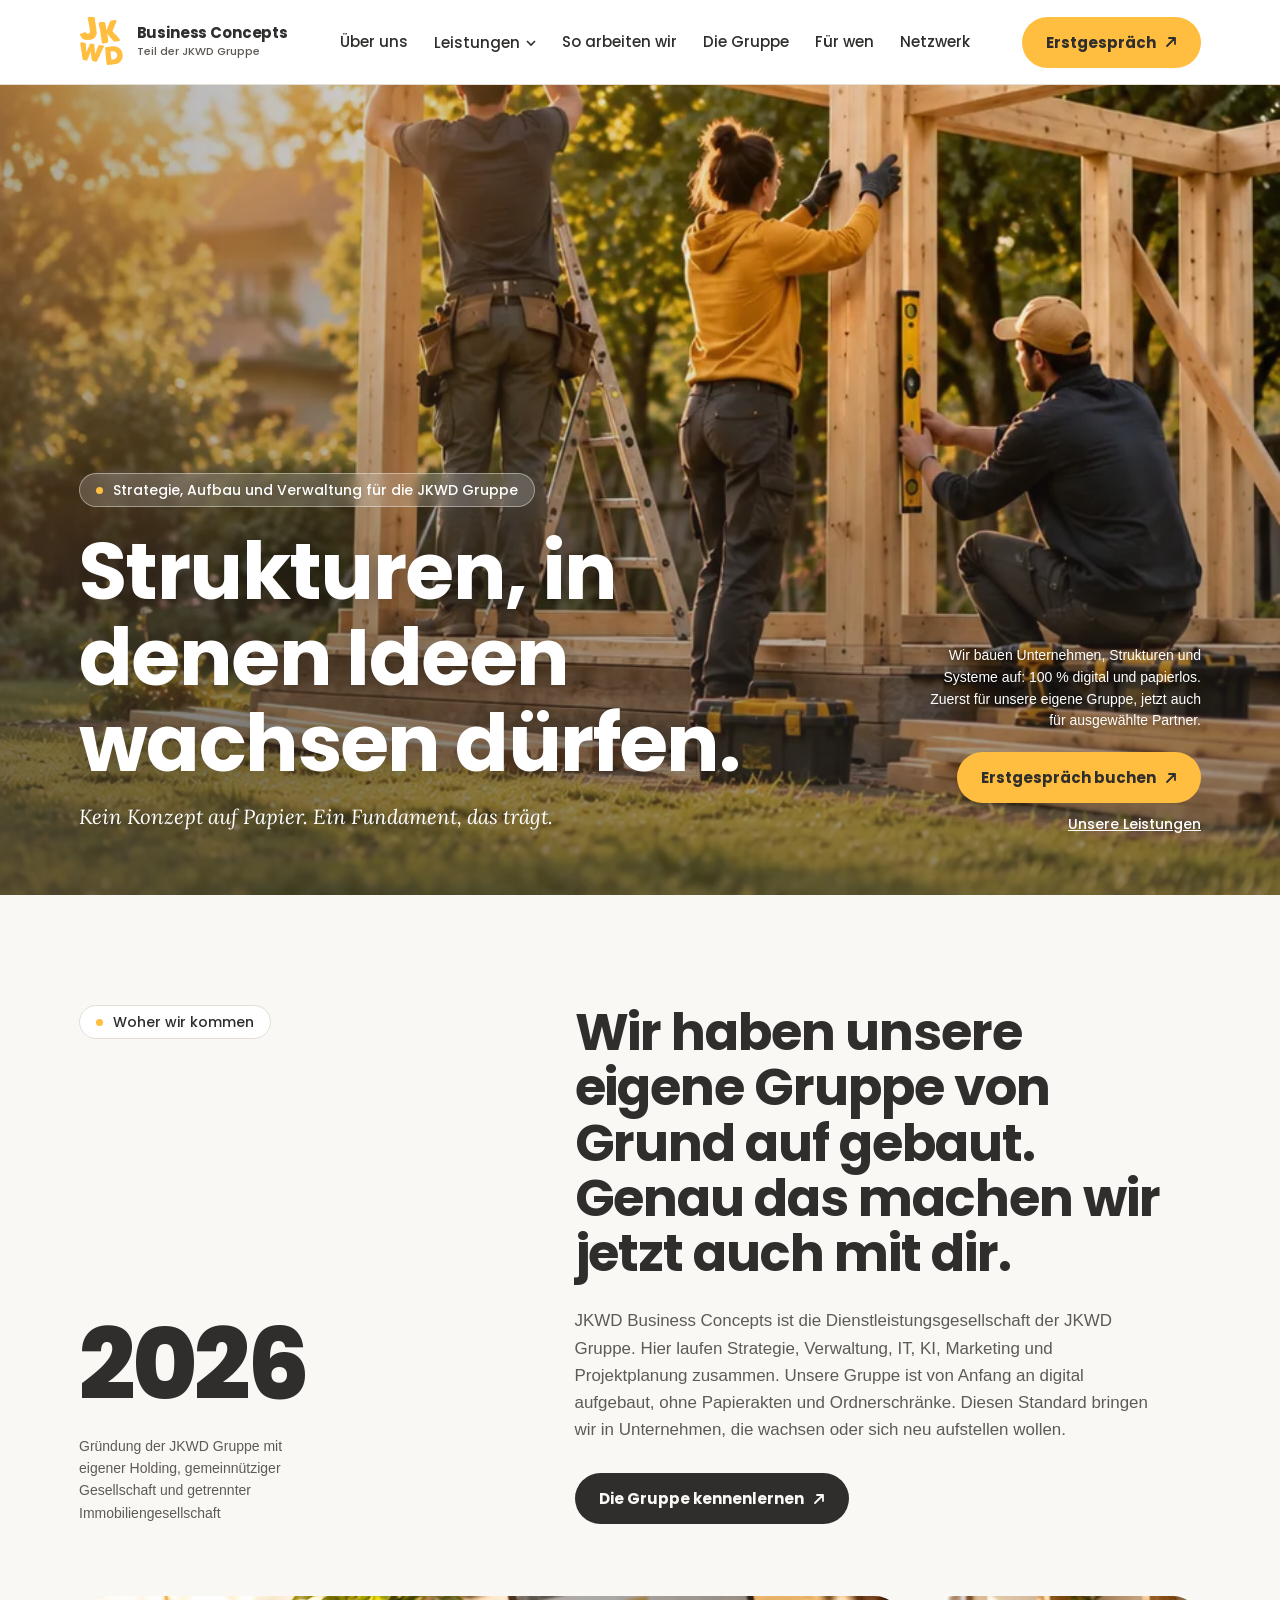
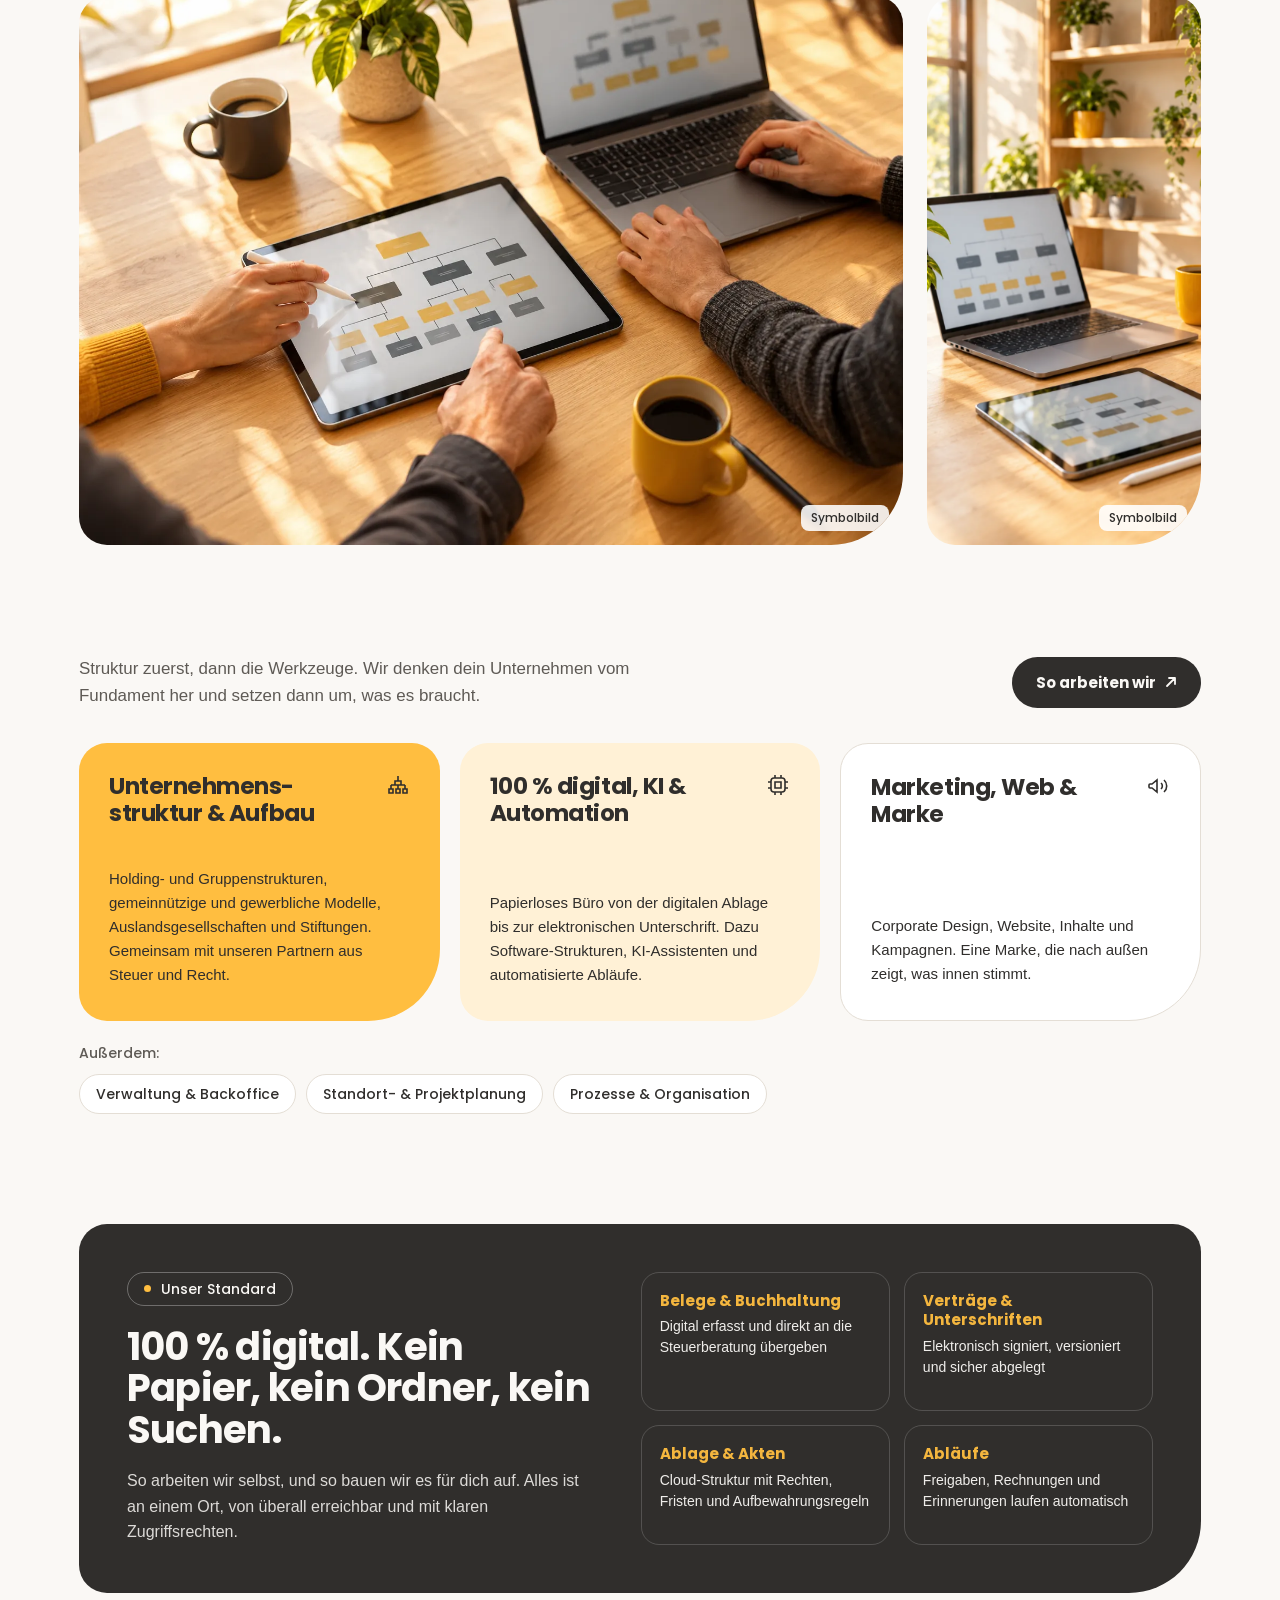
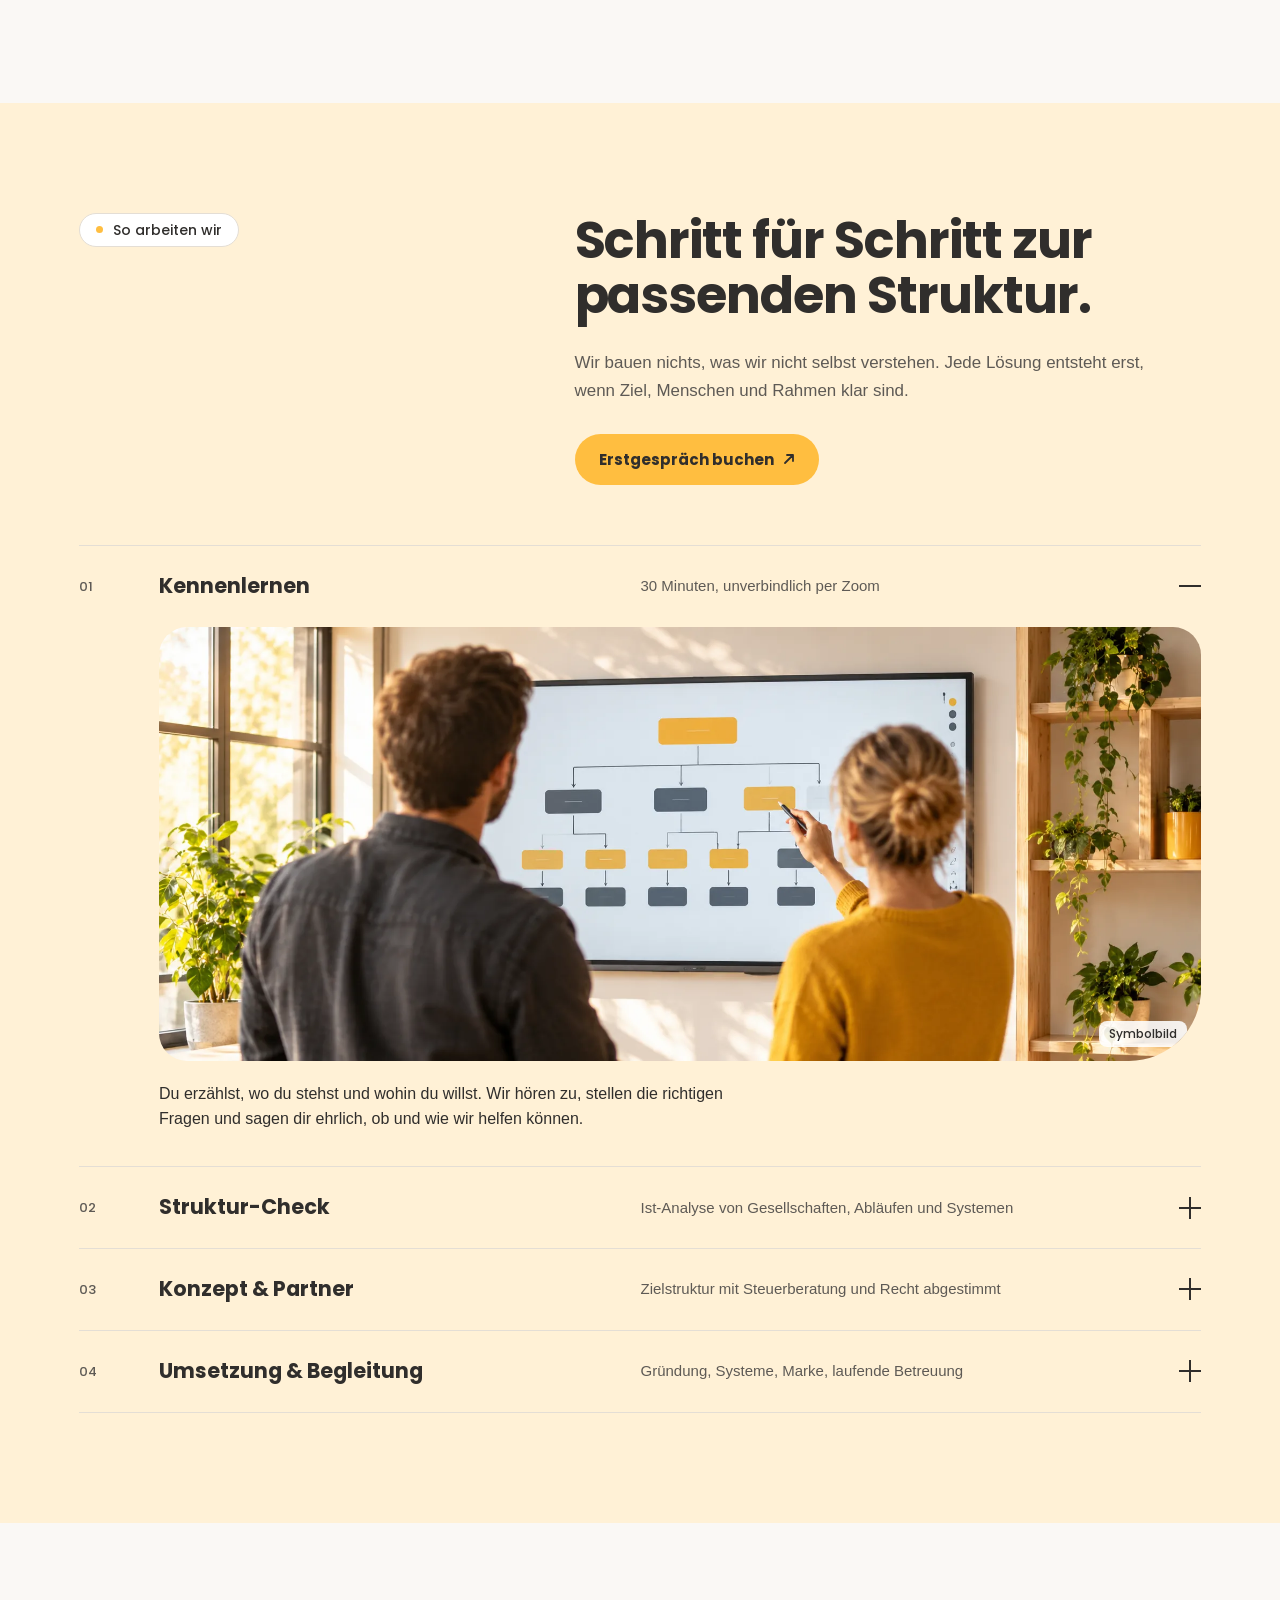
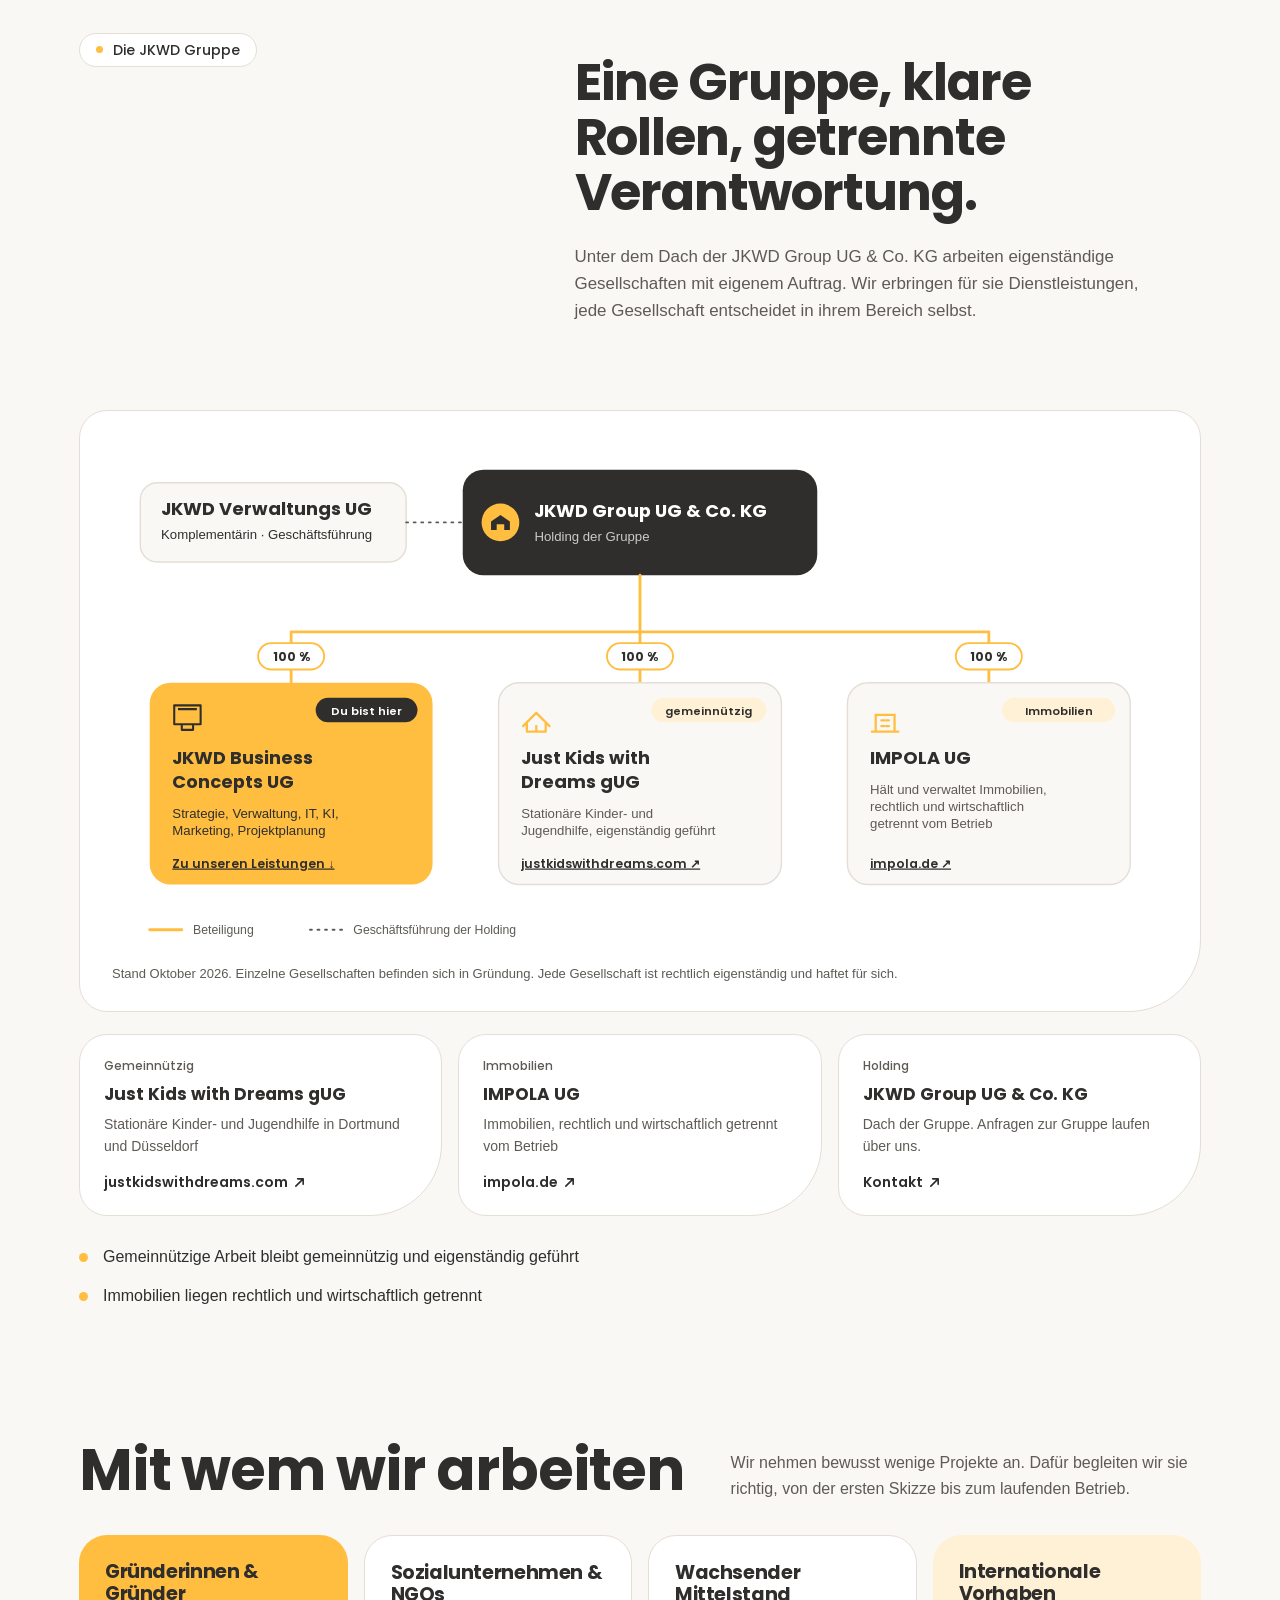
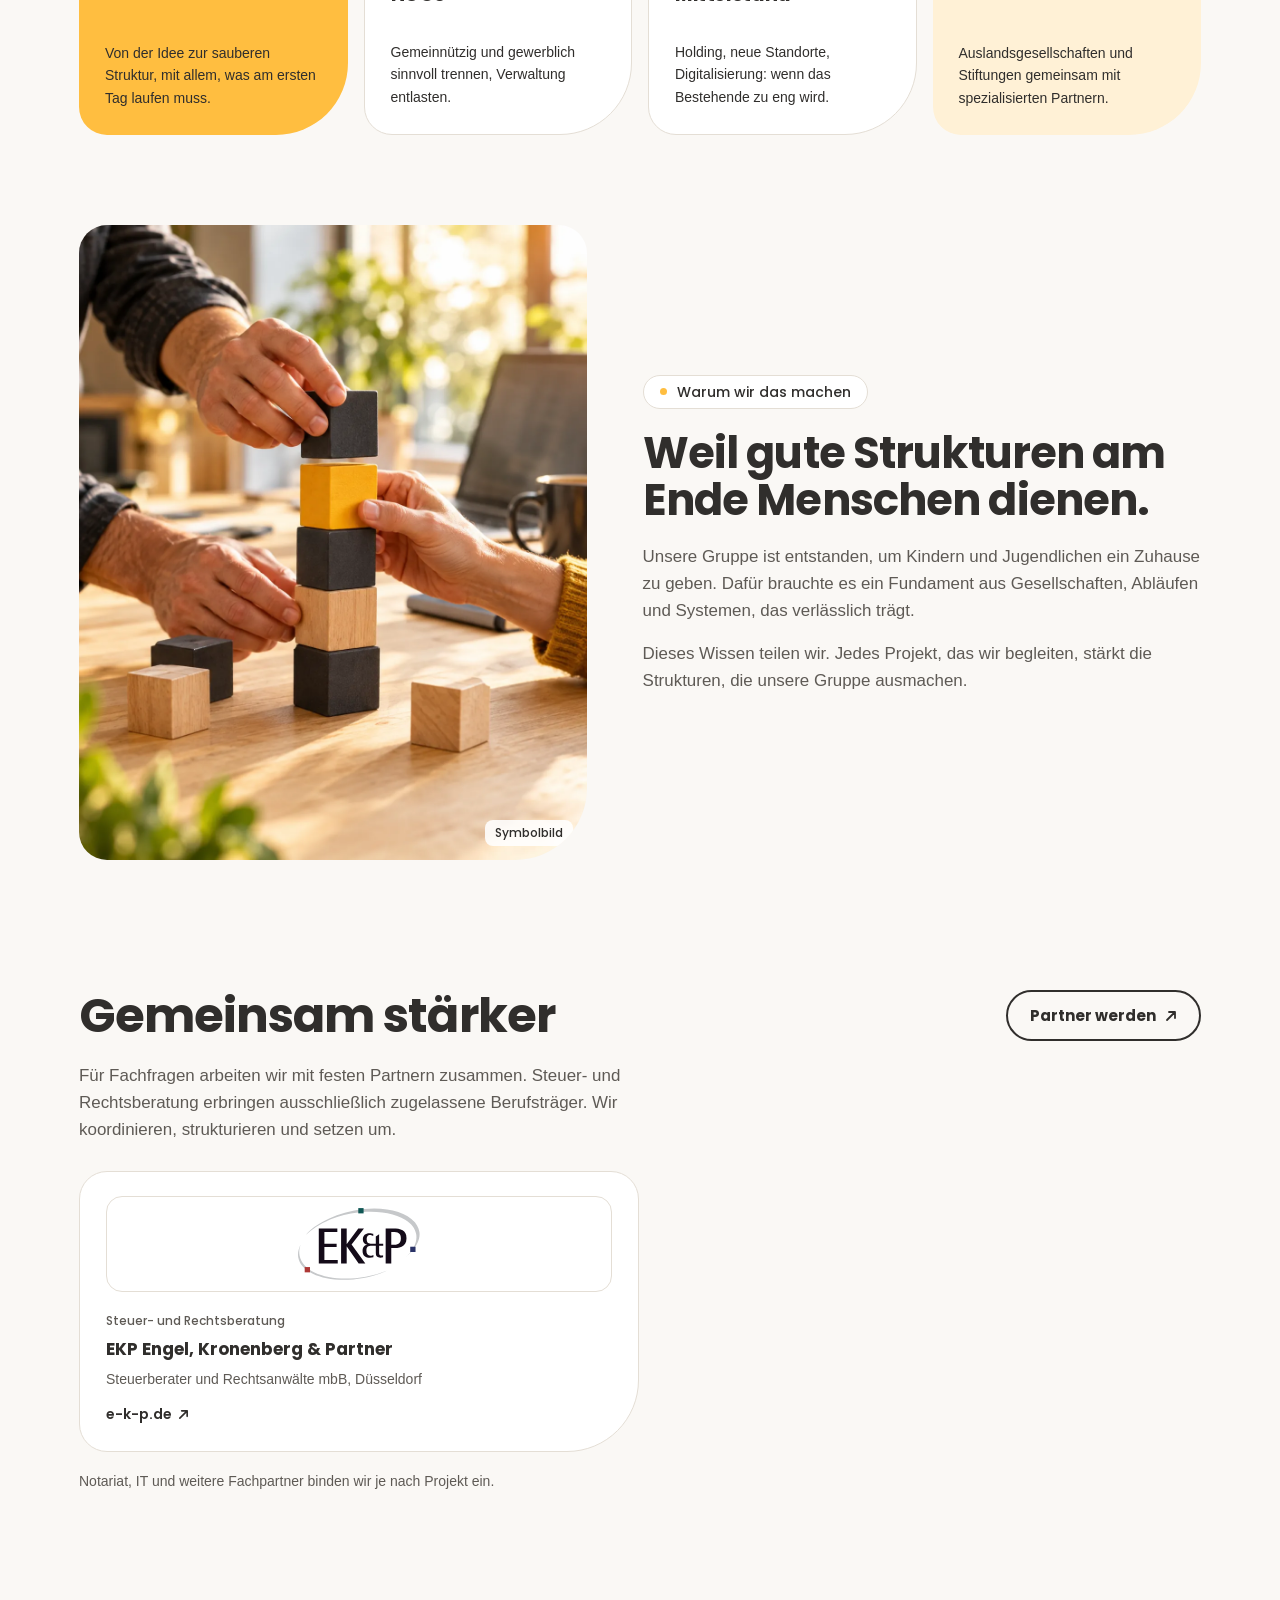
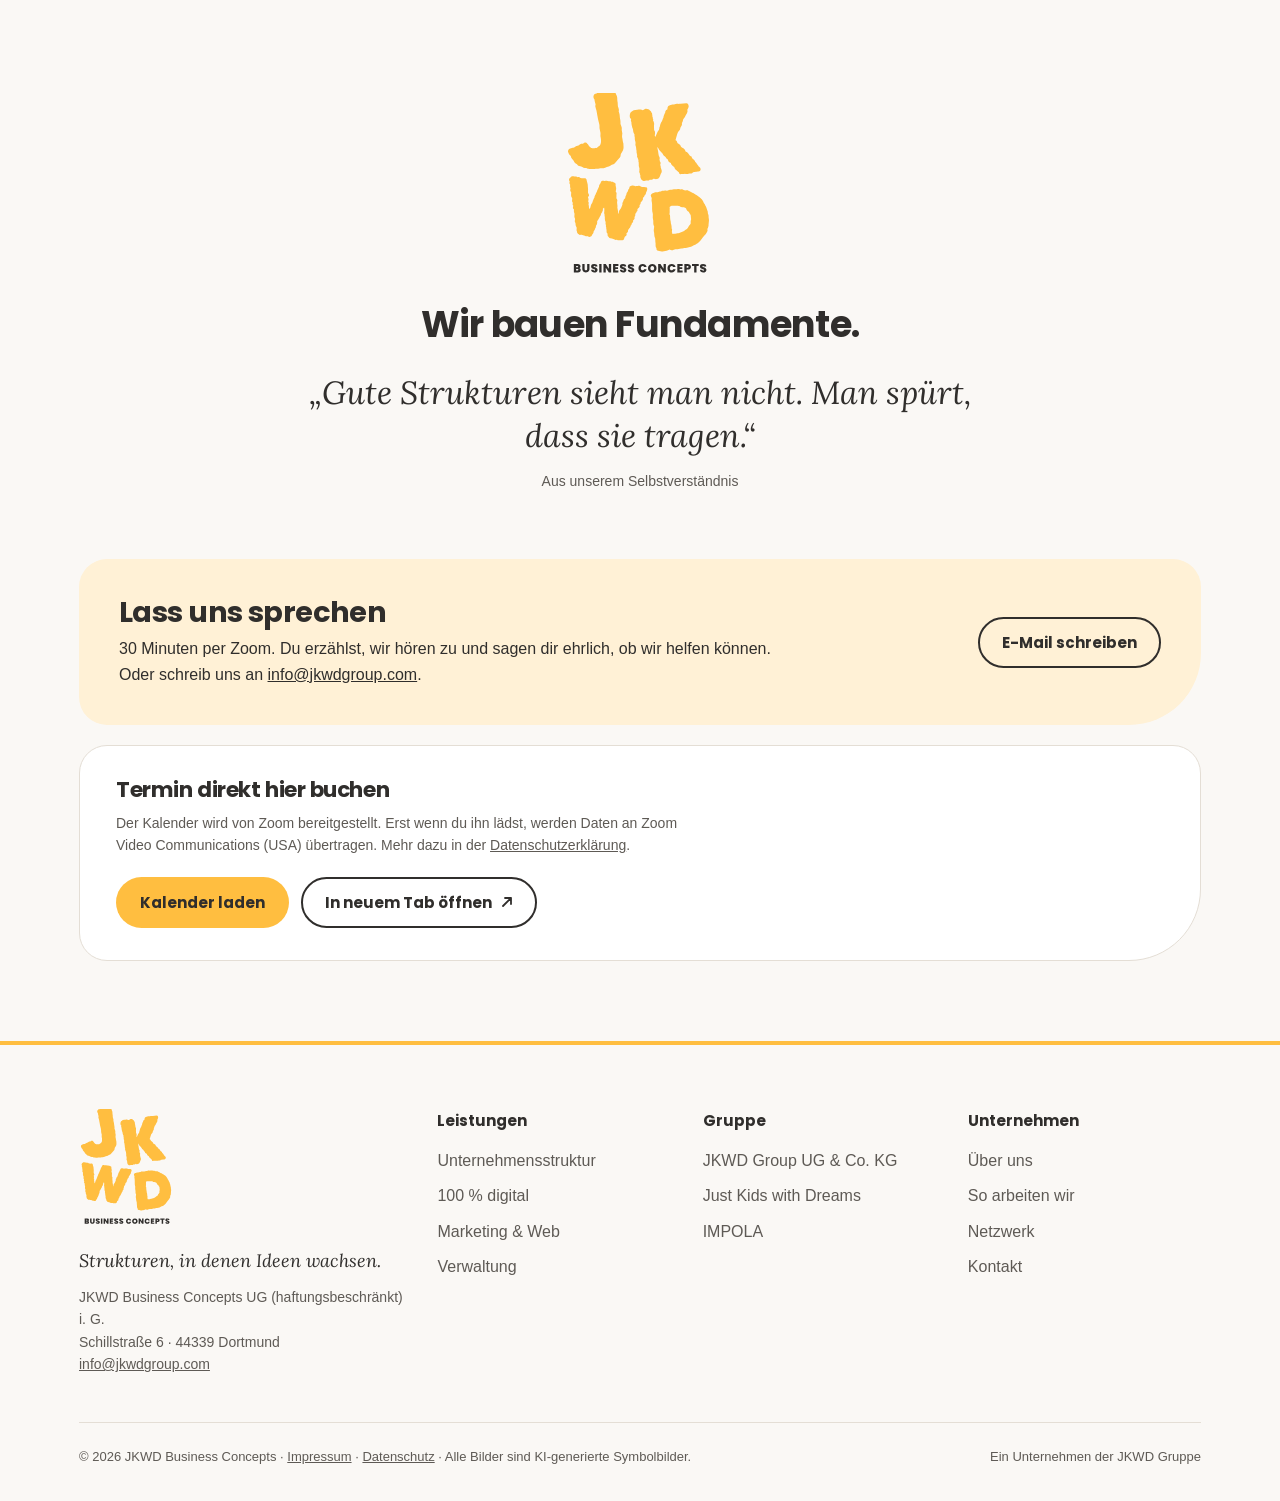
<file: index.html>
<!DOCTYPE html>
<html lang="de">
<head>
<meta charset="utf-8">
<meta name="viewport" content="width=device-width, initial-scale=1, viewport-fit=cover">
<title>JKWD Business Concepts – Strukturen, in denen Ideen wachsen</title>
<meta property="og:title" content="JKWD Business Concepts – Strukturen, in denen Ideen wachsen">
<meta property="og:description" content="Unternehmensstruktur, 100 % Digitalisierung, KI und Marketing aus einer Hand. Teil der JKWD Gruppe.">
<meta property="og:image" content="https://jkwdgroup.com/og-jkwdgroup.jpg">
<meta property="og:type" content="website">
<meta property="og:locale" content="de_DE">
<meta name="twitter:card" content="summary_large_image">
<meta name="description" content="JKWD Business Concepts baut Unternehmensstrukturen, Systeme und Marken auf – für die JKWD Gruppe und für ausgewählte Partner.">
<link rel="canonical" href="https://jkwdgroup.com/">
<meta property="og:url" content="https://jkwdgroup.com/">
<link rel="icon" href="favicon.svg" type="image/svg+xml">
<link rel="apple-touch-icon" href="apple-touch-icon.png">
<meta name="theme-color" content="#302E2C">
<link rel="preload" href="assets/fonts/poppins-700.woff2" as="font" type="font/woff2" crossorigin>
<link rel="stylesheet" href="assets/css/style.css">
</head>
<body>
<a class="skip" href="#ueber-uns">Zum Inhalt springen</a>
<svg width="0" height="0" style="position:absolute" aria-hidden="true">
  <defs><g id="jk"><path fill="#FFBE40" d="M576.1552734375,903.060546875c-2.99609375-1.498046875-6.7412109375-1.498046875-9.736328125-2.2470703125-3.7451171875,0-5.9921875-1.498046875-8.2392578125-3.7451171875-2.2470703125-.7490234375-5.2431640625-1.498046875-5.9921875-1.498046875-5.9921875,0-11.9833984375,0-17.2265625-2.2470703125-5.9921875-2.2470703125-11.2353515625-6.7412109375-17.2265625-8.98828125-5.2431640625-1.498046875-10.486328125-.7490234375-14.98046875-2.24609375-8.23828125-1.498046875-12.732421875-9.7373046875-17.9755859375-14.98046875-4.494140625-3.7451171875-9.7373046875-5.9921875-13.4814453125-9.736328125-3.7451171875-3.7451171875-5.9921875-8.98828125-8.2392578125-14.2314453125-3.7451171875-6.7412109375-11.2353515625-11.234375-14.98046875-17.9755859375-2.24609375-2.99609375-3.744140625-5.9921875-4.4931640625-8.98828125-.7490234375-3.7451171875-.7490234375-7.4892578125-2.99609375-9.736328125-2.99609375-2.2470703125-5.9921875-4.494140625-8.2392578125-7.490234375-4.494140625-7.490234375-8.9873046875-14.9794921875-10.4853515625-23.21875-2.2470703125-16.478515625,17.9755859375-23.9677734375,34.453125-26.9638671875,2.99609375,0,5.9921875,0,8.98828125-1.498046875,6.740234375-2.2470703125,11.9833984375-8.98828125,18.724609375-11.2353515625,4.494140625-2.2470703125,10.486328125-1.498046875,14.23046875-4.4931640625,5.9921875-4.494140625,12.7333984375-9.7373046875,19.474609375-11.984375,4.4931640625-.7490234375,9.736328125-.7490234375,13.4814453125.7490234375,2.99609375-2.99609375,5.2431640625-6.7412109375,8.98828125-8.2392578125,2.99609375-2.2470703125,6.740234375-2.2470703125,9.736328125-2.2470703125,2.99609375.7490234375,5.2431640625,1.498046875,6.7412109375,2.99609375,1.498046875,2.2470703125,4.494140625,5.9921875,5.2431640625,6.7412109375,2.2470703125,1.498046875,4.494140625,2.99609375,5.9912109375,5.2431640625,1.498046875,2.99609375,3.7451171875,5.9921875,5.2431640625,8.9873046875,2.2470703125,2.99609375,11.984375,11.984375,14.98046875,14.2314453125,1.498046875.7490234375,3.744140625,1.498046875,5.2421875,2.2470703125,4.494140625,1.498046875,9.7373046875,2.2470703125,14.2314453125,1.498046875,6.7412109375-.7490234375,21.720703125-1.498046875,25.4658203125-3.7451171875,1.498046875-.7490234375,6.740234375-5.2431640625,7.4892578125-5.9921875,3.7451171875-2.2470703125,8.2392578125-3.7451171875,11.2353515625-7.490234375,5.9921875-6.740234375,8.98828125-15.728515625,9.7373046875-24.716796875.7490234375-8.23828125.7490234375-17.2265625,0-25.46484375-.7490234375-7.490234375-2.99609375-14.2314453125-3.7451171875-20.97265625,0-8.23828125,1.498046875-16.4775390625,0-25.4658203125-1.498046875-8.9873046875-4.494140625-17.9755859375-5.9921875-26.962890625-1.498046875-11.984375.7490234375-24.716796875-2.99609375-36.701171875-2.99609375-11.9833984375-6.7412109375-23.21875-8.98828125-35.951171875-4.4931640625-20.9716796875-6.740234375-41.9443359375-11.234375-62.916015625-2.2470703125-8.23828125-5.9921875-15.728515625-7.490234375-24.716796875-.7490234375-5.9912109375,0-12.732421875,1.498046875-18.724609375-3.7451171875-11.234375-7.4892578125-25.4658203125-8.23828125-35.951171875-1.498046875-1.498046875-2.99609375-3.7451171875-4.494140625-5.9921875-5.2431640625-10.486328125-2.99609375-26.21484375,6.740234375-32.20703125,3.7451171875-2.99609375,8.98828125-4.494140625,13.482421875-3.7451171875,5.2431640625-5.2421875,14.23046875-8.23828125,21.720703125-7.4892578125,2.2470703125.7490234375,3.7451171875,0,5.9921875,0,6.740234375-2.2470703125,13.4814453125-2.99609375,20.22265625-2.99609375s12.732421875-2.2470703125,18.724609375-.7490234375c.7490234375,0,1.498046875-.7490234375,2.2470703125-.7490234375,8.2392578125-3.7451171875,17.2265625-3.7451171875,26.9638671875-2.99609375,4.494140625-1.498046875,9.736328125-2.2470703125,14.9794921875-2.99609375s10.486328125-.7490234375,14.98046875,2.2470703125c4.4931640625,2.2470703125,8.9873046875,6.7412109375,11.9833984375,11.2353515625,2.99609375,4.4931640625,2.99609375,8.9873046875,5.2431640625,13.4814453125,2.2470703125,5.2431640625,5.2431640625,9.7373046875,5.9921875,14.9794921875,1.498046875,7.490234375,1.498046875,14.2314453125,1.498046875,21.720703125,0,6.7412109375,2.2470703125,14.2314453125,2.9951171875,20.97265625.7490234375,8.9873046875,0,17.2265625,1.498046875,26.2138671875,1.498046875,7.490234375,5.9921875,14.2314453125,6.7412109375,21.7216796875.7490234375,5.2421875,0,10.4853515625-.7490234375,15.728515625,0,2.99609375,1.498046875,5.2431640625,2.2470703125,8.2392578125,5.2431640625,12.732421875,5.2431640625,26.962890625,6.7412109375,40.4453125,1.498046875,8.2392578125,3.7451171875,15.728515625,3.7451171875,23.9677734375.7490234375,2.99609375-.7490234375,17.2265625.7490234375,20.22265625,2.9951171875,8.2392578125,7.4892578125,15.728515625,8.23828125,23.9677734375,1.498046875,6.7412109375-.7490234375,14.23046875.7490234375,21.720703125.7490234375,6.7412109375,2.99609375,13.482421875,3.7451171875,20.22265625,0,3.7451171875-2.99609375,23.9677734375-1.498046875,28.4619140625,2.2470703125,9.7373046875,3.7451171875,20.9716796875,5.2431640625,31.4580078125,0,1.498046875,3.7451171875,11.9833984375,3.7451171875,13.4814453125.7490234375,5.9921875,2.2470703125,31.4580078125.7490234375,37.4501953125-2.2470703125,14.23046875-10.486328125,26.21484375-17.9765625,37.44921875-2.24609375,4.494140625-2.9951171875,9.7373046875-2.9951171875,14.98046875-.7490234375,4.494140625-2.2470703125,9.736328125-5.2431640625,13.4814453125-8.98828125,11.984375-20.22265625,22.4697265625-29.9599609375,33.705078125-3.7451171875,3.7451171875-6.7412109375,8.23828125-10.4853515625,11.9833984375-6.7412109375,5.2431640625-16.478515625,5.9921875-23.9677734375,10.486328125-5.2431640625,3.7451171875-10.486328125,7.4892578125-17.2275390625,9.736328125-8.23828125,2.99609375-17.2265625,4.494140625-26.21484375,7.490234375-6.740234375,2.99609375-14.23046875,4.494140625-21.720703125,4.494140625-2.2470703125.7490234375-10.4853515625-.7490234375-11.9833984375,0-5.2431640625,1.498046875-10.486328125,2.99609375-16.478515625,3.7451171875-5.9912109375.7490234375-12.732421875-2.2470703125-18.724609375,0-8.9873046875,2.2470703125-37.44921875,3.7451171875-46.4375,1.498046875Z"/><path fill="#FFBE40" d="M964.1328125,987.6962890625c-6.7412109375-3.7451171875-10.4853515625-11.234375-13.4814453125-18.724609375-2.99609375-6.7412109375-2.2470703125-13.482421875-2.2470703125-20.9716796875,0,0-.7490234375,0-.7490234375-.7490234375-2.2470703125-3.7451171875-2.99609375-8.98828125-2.99609375-13.482421875-2.2470703125-2.99609375-3.7451171875-5.9912109375-4.494140625-8.9873046875,0-4.494140625,2.2470703125-8.2392578125,1.498046875-12.7333984375-.7490234375-3.7451171875,0-7.4892578125.7490234375-11.234375,0-1.498046875-2.2470703125-4.494140625-2.2470703125-5.9921875,0-.7490234375,0-4.494140625-.7490234375-5.9921875-3.7451171875-5.2431640625-2.2470703125-12.732421875-2.2470703125-18.724609375,0-5.2431640625-.7490234375-10.486328125-.7490234375-14.9794921875,0-2.2470703125-.7490234375-3.7451171875-1.498046875-5.2431640625-.7490234375-3.7451171875-.7490234375-7.490234375,0-11.984375-3.7451171875-3.744140625-4.4931640625-8.9873046875-5.2421875-14.23046875-2.99609375-2.99609375-5.2431640625-7.490234375-5.2431640625-11.2353515625,0-3.744140625,1.498046875-8.23828125.7490234375-11.9833984375-1.498046875-2.99609375-2.2470703125-6.7412109375-2.2470703125-10.486328125,0-2.2470703125-1.498046875-3.744140625-1.498046875-5.2421875-1.498046875-3.7451171875,0-8.2392578125-.7490234375-11.984375v-3.7451171875c-1.498046875-3.7451171875-2.2470703125-8.2392578125-2.2470703125-12.732421875-.7490234375-4.494140625-.7490234375-8.2392578125-1.498046875-12.7333984375,0-1.498046875-3.7451171875-12.732421875-4.494140625-14.9794921875,0-3.7451171875,1.498046875-7.490234375.7490234375-11.2353515625v-10.4853515625c-5.2431640625-10.486328125-5.2431640625-23.21875-5.2431640625-35.9521484375-1.4970703125-2.2470703125-2.24609375-5.2431640625-2.24609375-7.490234375v-12.732421875c-7.490234375-9.7373046875-8.98828125-21.720703125-10.486328125-33.705078125,0-1.498046875-.7490234375-2.99609375-.7490234375-3.744140625,0-1.498046875-1.498046875-3.7451171875-2.2470703125-4.494140625-1.498046875-2.2470703125-4.494140625-14.98046875-5.2431640625-17.9765625-2.2470703125-9.736328125-3.7451171875-19.4736328125-3.7451171875-29.958984375-2.24609375-2.2470703125-3.744140625-5.9921875-3.744140625-9.7373046875,0-1.498046875.7490234375-7.490234375,2.2470703125-11.9833984375-2.99609375-2.99609375-6.7412109375-5.2431640625-8.2392578125-8.98828125-4.494140625-9.7373046875-1.498046875-30.708984375,5.2431640625-39.6962890625,2.2470703125-2.99609375,5.9912109375-5.9921875,10.4853515625-7.490234375,1.498046875-.7490234375,8.98828125-5.9921875,10.486328125-6.7412109375,8.23828125-2.99609375,17.9755859375-2.2470703125,26.21484375-3.7451171875,8.23828125-.7490234375,16.4775390625-2.2470703125,24.716796875-1.498046875,5.2421875.7490234375,9.736328125,2.99609375,14.23046875,5.2431640625,5.9921875-2.99609375,10.486328125-8.23828125,17.2265625-10.4853515625,7.490234375-2.99609375,17.2275390625-.7490234375,24.716796875,2.2470703125,5.2431640625,2.24609375,9.7373046875,5.9912109375,12.7333984375,10.4853515625,0,0,0,.7490234375.7490234375.7490234375,4.494140625,2.2470703125,8.23828125,8.2392578125,8.9873046875,13.482421875,0,.7490234375,2.2470703125,2.24609375,2.99609375,2.9951171875,1.498046875,2.2470703125,2.2470703125,5.2431640625,2.2470703125,8.2392578125.7490234375,5.2431640625,2.2470703125,11.2353515625,1.498046875,16.4775390625-.7490234375,2.2470703125,2.99609375,5.9921875,2.99609375,8.2392578125.7490234375.7490234375,0,7.490234375.7490234375,8.2392578125,0,.7490234375,1.498046875,2.2470703125,1.498046875,2.99609375,1.498046875,3.744140625.7490234375,8.23828125,0,12.732421875,0,.7490234375,0,1.498046875.7490234375,1.498046875,2.99609375,2.99609375,4.494140625,5.9921875,4.494140625,8.98828125,2.2470703125,5.2421875,2.99609375,11.234375,2.2470703125,16.4775390625-1.498046875,7.490234375-.7490234375,22.4697265625,0,38.947265625.7490234375,1.498046875.7490234375,3.7451171875,1.498046875,5.2431640625,0,.7490234375,2.2470703125,2.99609375,2.2470703125,3.7451171875,4.4931640625,5.2431640625,3.7451171875,20.9716796875,1.498046875,27.712890625,0,.7490234375,0,1.498046875-.7490234375,2.2470703125.7490234375,4.4931640625,1.498046875,7.4892578125,2.99609375,9.736328125,0,1.498046875.748046875,2.2470703125.748046875,3.7451171875.7490234375-.7490234375.7490234375-1.498046875,1.498046875-1.498046875,5.9921875-11.9833984375,9.7373046875-24.716796875,15.7294921875-36.7001953125,2.99609375-5.2431640625,6.740234375-9.7373046875,10.4853515625-14.98046875v-4.4931640625c.7490234375-1.498046875,2.2470703125-4.494140625,2.2470703125-5.2431640625-.7490234375-3.7451171875,0-8.2392578125,2.2470703125-11.2353515625,0-.7490234375.7490234375-1.498046875,1.498046875-2.2470703125.7490234375-5.9912109375,1.498046875-11.234375,3.7451171875-17.2265625,2.2470703125-6.7412109375,5.9921875-12.732421875,9.7373046875-19.4736328125l.748046875-.7490234375c0-4.494140625,2.2470703125-8.2392578125,5.2431640625-11.2353515625.7490234375-.7490234375,0-2.2470703125,0-2.99609375,0-3.744140625,2.99609375-7.4892578125,5.2431640625-10.4853515625,0-2.2470703125,1.498046875-4.494140625,2.2470703125-6.7412109375v-5.9921875c.7490234375-1.498046875,1.498046875-3.744140625,2.2470703125-5.9912109375.7490234375-2.99609375,1.498046875-5.2431640625,2.99609375-6.7412109375,1.498046875-2.2470703125,1.498046875-5.9921875,2.99609375-8.2392578125.7490234375-1.498046875,2.9951171875-5.2421875,3.744140625-6.740234375,0-3.7451171875,0-7.490234375,2.2470703125-10.486328125,2.2470703125-4.494140625,6.7412109375-8.2392578125,11.984375-10.486328125.7490234375-1.4970703125,1.498046875-2.9951171875,2.2470703125-4.4931640625-1.498046875-7.490234375,2.2470703125-20.2236328125,8.9873046875-23.9677734375,3.7451171875-1.498046875,22.4697265625-7.490234375,26.21484375-8.2392578125,4.494140625-.7490234375,8.2392578125,0,12.7333984375-.7490234375s22.4697265625-5.2431640625,26.9638671875-4.494140625c1.498046875,0,4.4931640625,1.498046875,5.2421875,1.498046875,4.494140625-.7490234375,9.7373046875-2.2470703125,14.2314453125-1.498046875,14.23046875,0,28.4619140625-4.494140625,42.6923828125-4.494140625,13.4814453125-.7490234375,18.724609375,14.98046875,16.4775390625,27.712890625-.7490234375,6.7412109375-5.2421875,12.7333984375-8.23828125,18.724609375-1.498046875,1.498046875.7490234375,10.486328125.7490234375,12.7333984375-.7490234375,11.234375-8.98828125,20.9716796875-14.2314453125,30.708984375-1.498046875,3.744140625-2.99609375,7.4892578125-5.2431640625,11.234375-2.9951171875,5.2431640625-6.740234375,9.7373046875-10.4853515625,14.2314453125-2.2470703125,2.24609375-2.2470703125,5.9912109375-2.99609375,8.9873046875-.7490234375,5.9921875-3.7451171875,11.2353515625-6.7412109375,17.2265625-.7490234375.7490234375-1.498046875,2.2470703125-1.498046875,3.7451171875,1.498046875,5.9921875.7490234375,12.7333984375-2.2470703125,17.9765625-2.24609375,3.744140625-9.736328125,15.728515625-9.736328125,19.4736328125.7490234375,4.494140625-1.498046875,8.9873046875-3.7451171875,11.9833984375-3.7451171875,5.2431640625-8.98828125,9.7373046875-11.9833984375,14.98046875-4.494140625,5.9912109375-11.984375,37.44921875-14.2314453125,44.1904296875,0,2.2470703125-2.2470703125,9.736328125-3.7451171875,11.234375-.7490234375.7490234375-2.2470703125,1.498046875-2.99609375,2.2470703125,5.2431640625,2.2470703125,9.7373046875,5.9921875,12.7333984375,10.486328125,1.498046875,2.99609375,2.2470703125,6.7412109375,2.99609375,9.736328125,0,1.498046875,1.498046875,2.2470703125,2.2470703125,2.99609375,5.9912109375,3.7451171875,12.732421875,7.490234375,17.9755859375,12.7333984375,2.99609375,2.99609375,4.494140625,6.740234375,5.2431640625,11.234375.7490234375,1.498046875,1.498046875,3.7451171875,2.99609375,4.494140625,9.736328125,6.7412109375,21.720703125,11.2353515625,26.962890625,20.9716796875,2.2470703125,2.99609375,2.99609375,7.490234375,4.494140625,10.486328125,1.498046875.7490234375,3.7451171875,2.2470703125,3.7451171875,2.99609375,2.2470703125,1.498046875,5.9921875,1.498046875,7.490234375,3.7451171875,5.9921875,5.2421875,11.9833984375,11.234375,14.9794921875,18.724609375.7490234375.7490234375.7490234375,1.498046875,1.498046875,1.498046875.7490234375.7490234375,1.498046875,2.2470703125,2.2470703125,2.99609375,1.498046875.7490234375,2.99609375,1.498046875,4.494140625,2.99609375.7490234375.7490234375,4.494140625,1.498046875,5.2431640625,2.2470703125,3.744140625,1.4970703125,5.9912109375,6.740234375,5.9912109375,11.234375.7490234375.7490234375,1.498046875,2.2470703125,2.2470703125,2.99609375l5.9921875,5.9921875c1.498046875.7490234375,2.99609375,1.498046875,3.7451171875,2.2470703125,0,0,0,.7490234375.7490234375,1.498046875.7490234375,1.4970703125,1.498046875,2.24609375,2.2470703125,2.9951171875,1.498046875.7490234375,2.99609375,1.498046875,3.7451171875,2.2470703125.7490234375,1.498046875,1.498046875,2.2470703125,2.24609375,4.494140625,1.498046875,1.498046875,2.2470703125,4.494140625,2.99609375,6.7412109375,2.2470703125,1.498046875,4.494140625,4.494140625,6.7412109375,6.7412109375,2.99609375,3.744140625,5.9921875,6.740234375,7.490234375,11.234375,3.7451171875,4.494140625,8.23828125,8.2392578125,9.736328125,13.482421875.7490234375.748046875.7490234375,2.9951171875,1.498046875,2.9951171875,3.7451171875,2.99609375,7.490234375,5.2431640625,10.486328125,8.98828125,6.7412109375,8.98828125,4.494140625,20.9716796875-5.2431640625,26.21484375-7.490234375,3.7451171875-16.4775390625,1.498046875-23.9677734375,3.7451171875-6.7412109375,2.99609375-14.9794921875,2.99609375-22.4697265625,3.7451171875-2.2470703125,3.744140625-5.9921875,6.740234375-10.486328125,7.4892578125-4.4931640625,1.498046875-9.736328125.7490234375-14.9794921875,0-4.494140625,0-8.98828125,2.99609375-14.23046875,3.7451171875-6.7412109375.7490234375-12.7333984375-.7490234375-19.474609375-1.498046875-3.744140625,0-7.4892578125,2.2470703125-11.9833984375,2.2470703125-3.7451171875.7490234375-8.2392578125-.7490234375-11.984375,0-.748046875,0-5.9912109375,1.498046875-6.740234375,1.498046875-4.494140625,0-8.98828125-2.99609375-11.2353515625-6.7412109375-.7490234375-2.2470703125-.7490234375-3.7451171875-.7490234375-5.9912109375-2.99609375-1.498046875-5.9921875-3.7451171875-8.23828125-6.7412109375-5.2431640625-7.490234375-14.98046875-11.2353515625-20.2236328125-18.724609375-2.24609375-2.99609375-4.4931640625-6.7412109375-5.2421875-10.486328125-.7490234375-1.498046875-.7490234375-3.7451171875-1.498046875-4.494140625-6.7412109375-5.2431640625-14.2314453125-8.9873046875-18.7255859375-15.728515625-2.9951171875-3.7451171875-4.4931640625-8.98828125-5.2421875-13.4814453125-5.2431640625-2.99609375-11.2353515625-5.2431640625-15.7294921875-8.98828125-3.744140625-3.7451171875-5.9912109375-9.7373046875-5.9912109375-14.98046875-5.2431640625-2.9951171875-11.984375-6.740234375-14.2314453125-12.732421875,0-.7490234375-.7490234375-3.7451171875-1.498046875-4.494140625-3.7451171875-5.2431640625-11.234375-6.740234375-14.9794921875-11.9833984375s-5.2431640625-12.7333984375-10.486328125-17.2275390625c-7.4892578125-8.23828125-16.4775390625-15.728515625-23.21875-24.716796875-.7490234375-2.2470703125-5.2421875-11.234375-6.740234375-12.732421875-2.2470703125-2.99609375-4.494140625-5.2431640625-6.7412109375-8.2392578125,1.498046875,6.7412109375,2.2470703125,12.7333984375,3.7451171875,18.724609375,1.498046875,10.486328125,5.2421875,20.2236328125,5.2421875,30.708984375.7490234375,2.2470703125.7490234375,4.494140625.7490234375,5.9921875,1.498046875,3.7451171875,2.2470703125,7.490234375,2.2470703125,11.2353515625,2.99609375,3.744140625,5.2431640625,8.23828125,5.9921875,12.732421875s-.7490234375,8.2392578125-1.498046875,11.984375c2.2470703125,4.4931640625,2.2470703125,9.736328125,2.99609375,14.9794921875.7490234375,0,2.2470703125,1.498046875,2.2470703125,2.2470703125.7490234375.7490234375,2.99609375,5.2431640625,2.99609375,6.7412109375.7490234375,5.2421875-1.498046875,11.234375-2.99609375,16.4775390625,3.7451171875,5.2431640625,3.7451171875,12.732421875,4.494140625,19.4736328125,0,.7490234375,1.498046875,2.99609375,1.498046875,3.7451171875,2.2470703125,4.494140625,2.99609375,10.4853515625,4.494140625,14.9794921875,2.9951171875,7.490234375-.7490234375,19.4736328125-6.7412109375,27.712890625-2.2470703125,8.98828125-8.2392578125,23.21875-12.7333984375,27.712890625-3.7451171875,4.494140625-9.736328125,7.490234375-15.728515625,8.2392578125-6.7412109375,1.498046875-13.4814453125,0-20.22265625-2.2470703125-.7490234375-.7490234375-1.498046875-1.498046875-2.2470703125-.7490234375-3.7451171875,2.99609375-8.2392578125,5.9912109375-13.482421875,7.4892578125-4.494140625,1.498046875-8.9873046875,1.498046875-14.23046875,1.498046875-.7490234375,0-2.2470703125.7490234375-3.7451171875.7490234375-.7490234375.7490234375-5.2431640625,4.494140625-5.9921875,4.494140625-2.2470703125.7490234375-5.2431640625.7490234375-7.4892578125,0-1.498046875,0-8.2392578125-1.498046875-11.2353515625-1.498046875-2.99609375.7490234375-5.2431640625,1.498046875-7.490234375,2.2470703125-5.9912109375,2.2470703125-13.4814453125,2.99609375-17.9755859375-.7490234375Z"/><path fill="#FFBE40" d="M806.1728515625,1422.3564453125c-3.599609375,0-7.7998046875-1.2001953125-11.400390625-1.2001953125-4.7998046875,0-10.2001953125.6005859375-14.3994140625-1.19921875-1.2001953125,0-1.80078125-1.2001953125-3-1.2001953125-2.400390625.599609375-5.400390625,1.2001953125-7.80078125.599609375-6,0-11.3994140625-5.400390625-17.400390625-7.2001953125-7.19921875-1.7998046875-14.3994140625-4.2001953125-22.2001953125-5.3994140625-3.599609375-.6005859375-8.3994140625-1.80078125-10.19921875-5.400390625-1.2001953125-1.2001953125-1.80078125-3-2.400390625-4.7998046875-4.7998046875-1.7998046875-8.400390625-7.2001953125-7.2001953125-14.400390625,0-1.7998046875-1.2001953125-8.400390625-1.2001953125-9.6005859375,0-1.19921875-3.599609375-3.599609375-4.7998046875-4.7998046875-1.7998046875-3.599609375-1.7998046875-17.400390625-1.7998046875-21.599609375-.6005859375-3-1.7998046875-5.400390625-1.7998046875-8.400390625-.6005859375-3-.6005859375-6.6005859375-.6005859375-9.6005859375,0-1.7998046875-1.2001953125-3.599609375-1.7998046875-4.7998046875-.6005859375-2.3994140625,0-10.2001953125,0-12.599609375-4.7998046875-4.80078125-2.400390625-14.400390625-2.400390625-21.6005859375v-.599609375c-1.2001953125-3-3-5.400390625-3.599609375-8.400390625-.6005859375-2.400390625-2.400390625-15-2.400390625-18,0-1.2001953125.6005859375-3.6005859375.6005859375-6-.6005859375-1.80078125-1.2001953125-4.2001953125-1.2001953125-6v-3c-.6005859375-1.2001953125-.6005859375-2.400390625-1.2001953125-4.2001953125-.599609375-2.400390625,0-5.400390625,0-8.400390625,0-1.2001953125-1.7998046875-3.599609375-1.7998046875-4.7998046875-1.7998046875-4.2001953125-1.2001953125-13.80078125.599609375-20.400390625-.599609375-1.7998046875-.599609375-3.599609375-.599609375-5.400390625-.6005859375-1.7998046875,1.2001953125-9,.599609375-10.2001953125-1.2001953125-3.599609375-1.7998046875-6.599609375-2.3994140625-10.2001953125-3,3.0009765625-6.0009765625,6.0009765625-9.0009765625,9.6005859375.6005859375,1.7998046875.6005859375,4.2001953125.6005859375,6v1.7998046875c0,4.2001953125-1.7998046875,8.400390625-4.2001953125,12,0,1.2001953125,0,2.400390625-.599609375,3-1.80078125,3.6005859375-5.400390625,6.6005859375-6.6005859375,10.2001953125-.599609375,2.400390625-1.7998046875,4.2001953125-3,6.6005859375-.599609375,0,0,1.7998046875,0,2.3994140625,0,5.400390625-4.2001953125,9.0009765625-7.2001953125,13.80078125-1.7998046875,4.2001953125-3.599609375,8.3994140625-6,12-1.2001953125,1.7998046875-1.7998046875,3-3,4.2001953125-.599609375,1.2001953125-1.2001953125,1.7998046875-1.7998046875,3,0,4.7998046875-4.2001953125,8.3994140625-7.2001953125,11.400390625-.599609375.599609375-1.7998046875,1.7998046875-2.400390625,3.599609375.6005859375,4.7998046875,1.2001953125,9,0,13.2001953125,0,1.2001953125-.599609375,2.3994140625-.599609375,4.2001953125-.599609375,2.3994140625-.599609375,4.7998046875-1.7998046875,7.2001953125-1.2001953125,2.3994140625-6.6005859375,10.2001953125-6.6005859375,12.599609375.6005859375,3.6005859375,0,6.6005859375-1.19921875,9.6005859375-.6005859375,1.19921875-4.2001953125,4.7998046875-4.2001953125,6-1.2001953125,4.2001953125-1.80078125,7.7998046875-4.2001953125,11.3994140625-.6005859375,1.2001953125-6,8.400390625-6.6005859375,9.6005859375,0,1.2001953125-.599609375,5.400390625-.599609375,6.599609375-1.2001953125,6-5.400390625,12-9.6005859375,16.2001953125-2.3994140625,4.2001953125-3.599609375,10.2001953125-7.19921875,13.2001953125-1.80078125,1.2001953125-3.6005859375,1.80078125-5.400390625,2.400390625-1.7998046875,1.2001953125-4.2001953125,2.400390625-7.2001953125,2.400390625-4.7998046875,0-9.599609375-1.80078125-12-5.400390625-3,1.2001953125-6,1.7998046875-9,1.2001953125-4.7998046875,0-9-2.400390625-13.2001953125-4.2001953125s-8.400390625-1.7998046875-13.2001953125-3c-3.599609375-.6005859375-7.2001953125-2.400390625-10.7998046875-3.6005859375-2.400390625-.599609375-4.80078125,0-7.2001953125,0-3,.6005859375-5.400390625,0-8.400390625-1.19921875-6-1.80078125-16.2001953125-11.400390625-17.400390625-18.0009765625-.599609375-2.3994140625.6005859375-5.3994140625-1.2001953125-7.7998046875-3.599609375-6.599609375-1.7998046875-15-1.19921875-22.7998046875,0-6.6005859375-5.400390625-12.6005859375-7.2001953125-19.2001953125-1.2001953125-6-1.2001953125-12-1.7998046875-18.0009765625,0-.599609375-.6005859375-1.19921875-1.2001953125-1.7998046875-2.400390625-3-4.2001953125-7.2001953125-3.6005859375-10.7998046875,0-4.7998046875,1.2001953125-10.2001953125,2.400390625-15,.599609375-4.2001953125-3.599609375-7.80078125-4.2001953125-12-1.2001953125-3-1.7998046875-6-1.2001953125-9,0-3.6005859375,1.80078125-16.80078125.6005859375-19.80078125-1.80078125-4.2001953125-3.6005859375-7.7998046875-4.2001953125-12-.6005859375-6,.599609375-12.599609375,0-19.2001953125,0-.599609375-2.400390625-1.2001953125-2.400390625-1.7998046875-3-2.400390625-4.7998046875-6-4.7998046875-9,0-4.80078125,1.7998046875-9.6005859375,3-13.80078125-2.400390625-1.7998046875-4.7998046875-4.7998046875-5.400390625-7.7998046875-.599609375-4.7998046875,1.2001953125-9.599609375,1.80078125-14.400390625-3-3.599609375-5.400390625-8.3994140625-6-12.599609375-.6005859375-6,2.3994140625-12,1.7998046875-18,0-1.80078125-4.80078125-9-5.400390625-10.80078125-4.2001953125-9-3-19.7998046875-2.400390625-30,0-1.2001953125.6005859375-4.2001953125,0-4.7998046875-3-3-6-6.6005859375-6.599609375-10.80078125-.599609375-3.599609375,0-7.19921875.599609375-10.7998046875,0-1.2001953125,1.80078125-6.599609375,1.2001953125-7.7998046875-1.2001953125-3.6005859375-2.3994140625-6.6005859375-3-10.2001953125-.599609375-5.400390625,0-10.7998046875,0-16.7998046875-2.3994140625-2.400390625-4.7998046875-6-4.7998046875-9.6005859375-.599609375-4.2001953125.599609375-8.400390625,1.7998046875-12-2.3994140625-3.6005859375-4.7998046875-7.7998046875-4.7998046875-12,0-6,3.599609375-15.6005859375,9.599609375-18,2.400390625-.6005859375,3.6005859375-4.2001953125,6-5.400390625,3-2.400390625,6.6005859375-3.599609375,10.80078125-3.599609375s8.3994140625,1.19921875,12.599609375,2.3994140625c4.2001953125.6005859375,9-1.2001953125,13.2001953125-.599609375,3,.599609375,6,2.3994140625,7.80078125,4.7998046875,4.7998046875-.599609375,9.599609375-1.7998046875,13.7998046875-.599609375,1.7998046875.599609375,3.599609375,3,5.400390625,4.19921875,4.19921875,1.80078125,9,3,13.19921875,4.2001953125,7.80078125,2.400390625,16.2001953125-.599609375,24.0009765625.6005859375,4.2001953125,0,8.3994140625,3,10.2001953125,6.599609375,1.7998046875,3.6005859375,1.19921875,7.2001953125,2.3994140625,10.7998046875,1.7998046875,8.400390625,5.400390625,16.80078125,6.6005859375,25.201171875,1.2001953125,5.3994140625.599609375,10.7998046875,1.2001953125,16.19921875.599609375,3.0009765625,1.7998046875,18.6005859375,1.7998046875,21.6005859375.599609375,7.7998046875-1.7998046875,15-.6005859375,22.2001953125,1.2001953125,7.2001953125,8.400390625,13.80078125,7.80078125,21,0,5.400390625-4.80078125,9.6005859375-8.400390625,13.2001953125,1.7998046875,6,4.7998046875,12.6005859375,4.7998046875,18.6005859375-.599609375,1.7998046875-3,11.400390625-3,13.7998046875,0,.6005859375,1.7998046875,2.400390625,2.400390625,3,3,5.400390625,3,10.2001953125,0,16.2001953125,1.2001953125,4.80078125,2.3994140625,10.2001953125,3,15.6005859375,0,6.599609375,1.2001953125,13.7998046875,2.3994140625,20.400390625,1.2001953125-1.80078125,2.400390625-3,3.6005859375-4.80078125,0,0,.599609375-.599609375.599609375-1.19921875,1.2001953125-2.400390625,2.400390625-4.80078125,4.2001953125-6.6005859375v-.599609375c2.400390625-6.6005859375,2.400390625-13.2001953125,4.7998046875-19.2001953125,3-6.6005859375,8.400390625-13.2001953125,11.400390625-20.400390625,0-3,1.2001953125-6.6005859375,2.400390625-9.6005859375.599609375-.599609375,1.2001953125-1.7998046875,1.7998046875-2.3994140625.599609375-6,4.7998046875-12,7.7998046875-17.400390625.6005859375-.599609375,1.2001953125-1.7998046875,1.2001953125-3-.599609375-6,2.400390625-12,6-17.400390625,1.7998046875-3,3-6.599609375,4.2001953125-10.2001953125,1.7998046875-4.7998046875,4.7998046875-9,7.2001953125-13.7998046875,1.7998046875-3,2.3994140625-6.6005859375,3.599609375-10.2001953125,4.2001953125-9.599609375,8.400390625-19.2001953125,12.6005859375-28.80078125-.6005859375-3.599609375,0-8.3994140625,2.3994140625-10.7998046875,1.2001953125-1.2001953125,5.400390625-6.599609375,6-7.7998046875,2.400390625-5.400390625,4.80078125-10.7998046875,6.6005859375-15.6005859375,3.599609375-9,15.599609375-8.3994140625,24.6005859375-5.3994140625.599609375,0,1.19921875-.6005859375,1.7998046875-.6005859375,4.7998046875-.599609375,9-.599609375,13.7998046875-.599609375,5.400390625,0,10.2001953125,2.3994140625,15.6005859375,3,3.599609375,1.2001953125,7.7998046875,0,12,.599609375,2.3994140625.6005859375,4.7998046875,1.80078125,7.2001953125,3.6005859375,3,0,6.599609375,0,9.599609375.599609375,2.400390625.6005859375,5.400390625,2.400390625,7.7998046875,5.400390625,7.80078125,0,14.400390625,6,13.80078125,13.7998046875,0,1.7998046875-1.7998046875,6-.6005859375,7.2001953125,1.80078125,3.599609375,2.400390625,7.7998046875,1.80078125,12,1.19921875,1.7998046875,1.7998046875,3.6005859375,2.3994140625,5.400390625v2.3994140625c.6005859375,7.80078125-2.3994140625,16.80078125-3.599609375,24.6005859375,3,3,6,7.2001953125,6.599609375,11.400390625.6005859375,6.599609375-1.7998046875,13.2001953125-1.2001953125,19.7998046875,1.2001953125,4.7998046875,0,10.2001953125-.599609375,15,0,1.80078125.599609375,3,1.2001953125,4.2001953125,3,4.2001953125,6.599609375,9.6005859375,6,14.400390625,0,4.2001953125-1.7998046875,8.400390625-1.7998046875,13.2001953125.599609375,6,1.2001953125,12,1.7998046875,18,.599609375,4.2001953125,1.2001953125,7.7998046875,1.2001953125,11.400390625,0,2.3994140625-1.2001953125,10.2001953125-.6005859375,12,3.6005859375,10.7998046875,3,22.7998046875,6,33.6005859375.6005859375,1.7998046875.6005859375,6,.6005859375,10.7998046875.599609375-.599609375.599609375-1.2001953125.599609375-1.2001953125.6005859375-1.7998046875,4.2001953125-7.2001953125,4.2001953125-8.400390625,0-3-.599609375-6,0-9,.599609375-4.7998046875,3.6005859375-9,6-12.599609375,4.2001953125-5.400390625,8.400390625-10.2001953125,10.7998046875-16.80078125,2.400390625-6,4.80078125-12,7.2001953125-18,.6005859375-2.3994140625,1.80078125-4.2001953125,1.2001953125-6.599609375-1.2001953125-3.6005859375-.599609375-7.7998046875.6005859375-10.7998046875,1.7998046875-3.0009765625,4.19921875-4.80078125,4.7998046875-7.80078125,2.3994140625-7.2001953125,4.2001953125-15,9.599609375-19.7998046875,1.2001953125-1.2001953125,5.400390625-4.2001953125,5.400390625-6,.599609375-3,.599609375-6,1.2001953125-9,1.2001953125-4.80078125,3.599609375-9,6-13.2001953125,2.3994140625-4.2001953125,1.2001953125-9.6005859375,3-13.80078125,2.3994140625-3.599609375,6-6.599609375,7.7998046875-10.7998046875,2.400390625-4.7998046875,3-10.2001953125,4.7998046875-15,1.2001953125-1.7998046875,6-7.7998046875,6.6005859375-9.6005859375.599609375-4.19921875,1.2001953125-9,3.599609375-12,2.400390625-3,12.6005859375-7.2001953125,16.2001953125-7.7998046875,8.400390625-1.7998046875,18,1.7998046875,25.80078125,5.400390625,3.599609375-2.400390625,9-2.400390625,13.7998046875-2.400390625,5.400390625.599609375,12-1.7998046875,17.400390625.599609375,4.7998046875,2.400390625,10.2001953125,6.0009765625,15.599609375,6.6005859375,4.80078125,0,25.80078125.599609375,30.0009765625,1.7998046875,15,4.7998046875,7.2001953125,24,0,38.400390625-.6005859375,1.7998046875-1.2001953125,3.6005859375-1.2001953125,6,.599609375,2.400390625-1.2001953125,6.6005859375-3,8.400390625-1.2001953125,1.2001953125-3,1.7998046875-4.2001953125,3-2.400390625,4.7998046875-3.599609375,10.2001953125-6.599609375,14.400390625-.6005859375,1.19921875-7.80078125,6.599609375-8.400390625,8.3994140625,0,1.2001953125.599609375,6,.599609375,7.80078125.6005859375,5.3994140625-4.2001953125,10.2001953125-7.2001953125,14.3994140625-3,3.6005859375-5.3994140625,7.80078125-9.599609375,10.2001953125,0,3,0,6.6005859375-.599609375,9.6005859375-1.2001953125,4.2001953125-4.2001953125,7.2001953125-7.2001953125,9.599609375,0,4.2001953125.599609375,8.400390625,0,12.6005859375-1.2001953125,4.7998046875-6,8.400390625-9.6005859375,11.400390625-1.7998046875,1.19921875-6,5.3994140625-6,8.3994140625,0,2.400390625,1.2001953125,5.400390625,0,8.400390625-.599609375,2.400390625-3,5.400390625-5.400390625,7.2001953125-.599609375.599609375-2.3994140625,5.3994140625-2.3994140625,6-2.400390625,4.2001953125-6,7.7998046875-8.400390625,11.400390625-.599609375,1.19921875.6005859375,3.599609375,1.2001953125,4.7998046875.599609375,6-3,12-6.6005859375,17.400390625-.599609375.599609375,0,1.19921875.6005859375,2.3994140625,1.2001953125,3.6005859375.599609375,8.400390625-1.2001953125,12-2.400390625,4.2001953125-6,7.2001953125-9.599609375,10.80078125,1.19921875,3.599609375,1.19921875,7.7998046875-.6005859375,10.7998046875-2.3994140625,3.599609375-5.400390625,6.599609375-8.400390625,9.599609375,0,4.2001953125-1.19921875,8.400390625-3.599609375,11.400390625-1.2001953125,1.2001953125-5.400390625,4.2001953125-5.400390625,6,0,1.80078125,0,4.2001953125-.599609375,6-3.599609375,9.6005859375-12.6005859375,16.80078125-17.400390625,25.80078125-1.7998046875,2.3994140625,0,6-.599609375,9-1.2001953125,6.599609375-7.80078125,11.400390625-12,16.7998046875-1.2001953125.6005859375,1.19921875,3,1.7998046875,4.80078125.599609375,3.599609375-.6005859375,8.3994140625-3.6005859375,11.3994140625-1.19921875,1.2001953125-9,4.80078125-9.599609375,7.2001953125-1.7998046875,2.400390625-5.400390625,16.7998046875-7.7998046875,19.2001953125-4.2001953125,5.400390625-13.80078125,6-21.6005859375,6Z"/><path fill="#FFBE40" d="M1103.763671875,1504.5576171875c-6-.6005859375-12-3.6005859375-18.599609375-4.7998046875-4.2001953125-1.2001953125-9-.6005859375-13.2001953125-3-5.400390625-4.2001953125-7.2001953125-10.80078125-6-18.0009765625-3-3-4.7998046875-7.19921875-6-12-1.2001953125-6.599609375,0-13.7998046875-.6005859375-21-1.7998046875-10.7998046875-1.7998046875-21-2.3994140625-31.80078125,0-4.19921875-1.2001953125-7.7998046875-3-11.3994140625-4.2001953125-10.80078125-3.6005859375-22.80078125-4.80078125-33.6005859375-.599609375-6-3.599609375-12-3-18.6005859375,0-4.19921875,3.6005859375-25.7998046875,3-30,0-.599609375-1.19921875-2.3994140625-1.7998046875-3-6.6005859375-10.7998046875-3.6005859375-25.7998046875-4.7998046875-38.400390625-.6005859375-7.2001953125-3.6005859375-13.7998046875-3.6005859375-20.400390625-.599609375-9,1.2001953125-17.3994140625.6005859375-26.400390625,0-6-3.6005859375-12-4.2001953125-18.599609375-1.7998046875-14.400390625-1.2001953125-28.80078125-1.2001953125-42.6005859375,0-7.2001953125,0-15-1.2001953125-21.6005859375-.599609375-6.599609375-3-13.2001953125-3-19.2001953125,0-3.599609375,2.400390625-15,.6005859375-18-2.400390625-4.2001953125-4.80078125-9-6.0009765625-13.7998046875,0-1.7998046875,0-4.2001953125.6005859375-6.6005859375.599609375-1.19921875,1.7998046875-3,1.7998046875-3.599609375.6005859375-1.7998046875,2.400390625-2.400390625,3.6005859375-3.6005859375,2.3994140625-1.7998046875,4.7998046875-4.19921875,8.3994140625-5.3994140625,3-.6005859375,6-1.2001953125,9.0009765625-2.400390625,3-1.7998046875,6-4.2001953125,9.599609375-4.2001953125,5.400390625,0,12,1.80078125,17.400390625-.599609375,3-1.2001953125,6.599609375-2.400390625,10.2001953125-3,4.2001953125-1.2001953125,8.3994140625-.6005859375,12.599609375-1.2001953125,2.400390625-.599609375,4.2001953125-1.7998046875,6-3.599609375.6005859375-.6005859375,4.2001953125-1.80078125,5.400390625-1.80078125,2.400390625,0,4.2001953125,0,6.599609375-.599609375,1.80078125.599609375,3.6005859375.599609375,5.400390625,0,3-.599609375,6.6005859375-1.2001953125,10.2001953125-1.7998046875,3,0,5.400390625,0,8.400390625,1.2001953125,1.2001953125.599609375,1.7998046875.599609375,3,.599609375,7.2001953125-2.400390625,13.7998046875-4.7998046875,21-6.599609375,4.2001953125-.6005859375,8.400390625-.6005859375,12.6005859375-1.2001953125,5.3994140625-1.2001953125,10.7998046875-2.400390625,16.19921875-3,7.2001953125,0,15.0009765625.599609375,22.201171875,0,6.599609375-.6005859375,13.19921875-2.400390625,19.7998046875,0,6.599609375,2.3994140625,15-.6005859375,22.2001953125,1.2001953125,5.400390625,1.19921875,9.599609375,6,15.599609375,6.599609375,6.6005859375,1.2001953125,13.80078125-2.400390625,20.400390625,0,3,1.2001953125,5.400390625,4.2001953125,9,5.400390625,3.6005859375,1.19921875,7.80078125,2.3994140625,12.0009765625,4.19921875,4.7998046875,2.400390625,9,6.0009765625,13.19921875,8.400390625,6.0009765625,2.400390625,13.2001953125,3.6005859375,17.400390625,7.7998046875,1.2001953125,1.2001953125,4.2001953125,4.2001953125,5.400390625,4.80078125,4.2001953125,1.7998046875,9,3.599609375,12.599609375,6,4.80078125,2.3994140625,8.400390625,6.599609375,12.6005859375,9.599609375,7.2001953125,5.400390625,15,11.400390625,20.400390625,19.2001953125,3.599609375,4.80078125,7.2001953125,9.6005859375,10.7998046875,15,1.2001953125,3,2.400390625,6,3.6005859375,9.0009765625,1.7998046875,4.19921875,5.3994140625,7.7998046875,7.7998046875,12,1.7998046875,3.599609375,3,7.7998046875,4.7998046875,11.3994140625,1.7998046875,4.2001953125,5.400390625,7.2001953125,6.6005859375,11.400390625,1.7998046875,4.2001953125,3,9,4.19921875,13.7998046875,1.80078125,6.0009765625,4.80078125,10.80078125,6,16.80078125,0,1.7998046875,1.2001953125,11.400390625,1.2001953125,13.2001953125,1.2001953125,4.2001953125,3,7.7998046875,4.2001953125,12,1.2001953125,6.599609375.6005859375,13.2001953125,1.2001953125,19.7998046875,1.2001953125,6.6005859375,2.400390625,13.2001953125,2.400390625,19.80078125-.6005859375,10.2001953125-2.400390625,19.7998046875-3,29.400390625,0,4.19921875,0,7.7998046875-.6005859375,11.3994140625-.599609375,5.400390625-3,10.80078125-5.400390625,15.6005859375-.599609375,1.7998046875-3,6.599609375-2.3994140625,7.7998046875.599609375,4.2001953125,1.7998046875,7.7998046875.599609375,12-1.2001953125,6-13.7998046875,24.0009765625-17.400390625,28.2001953125-6,7.2001953125-13.7998046875,13.2001953125-18.599609375,21.0009765625-10.2001953125,14.3994140625-21,29.400390625-35.400390625,40.2001953125-4.7998046875,3-9.6005859375,6-14.400390625,8.3994140625-5.400390625,3.0009765625-12,4.80078125-17.400390625,7.80078125-6,3-11.3994140625,6.599609375-17.3994140625,9-9.6005859375,3-19.2001953125,5.400390625-28.80078125,6.599609375-6,1.2001953125-12,.6005859375-18,2.400390625-5.400390625,1.2001953125-10.7998046875,3.599609375-16.7998046875,4.2001953125-5.400390625,1.2001953125-10.80078125.599609375-16.2001953125,1.2001953125-6.0009765625,1.19921875-12.0009765625,3-18.0009765625,3.599609375-4.7998046875.599609375-9.599609375-.599609375-15,0-8.400390625,1.2001953125-16.2001953125,7.2001953125-25.2001953125,7.7998046875-6,.6005859375-12.599609375-2.3994140625-17.400390625-6-7.7998046875,1.7998046875-15,7.2001953125-22.2001953125,9.6005859375-6,1.7998046875-12.599609375,1.2001953125-18.599609375,3-5.400390625,1.7998046875-11.400390625,3-16.80078125,3ZM1181.7646484375,1376.755859375c6.6005859375-.599609375,13.7998046875-1.2001953125,20.400390625-1.2001953125,6,0,11.400390625-2.3994140625,16.7998046875-3.599609375,4.2001953125-.599609375,8.400390625-1.2001953125,12.6005859375-3,9-3,18-7.2001953125,27-10.2001953125,6-3,11.400390625-7.7998046875,16.2001953125-12,4.2001953125-3,9-4.2001953125,12.6005859375-7.2001953125,3-3,6.599609375-6,8.3994140625-9.599609375,1.80078125-3.6005859375,3-7.2001953125,4.80078125-10.2001953125,3.599609375-4.80078125,16.2001953125-18,15-24.0009765625,0-1.7998046875-.6005859375-3.599609375-1.2001953125-5.3994140625-.599609375-6.6005859375,2.400390625-13.2001953125,3.599609375-19.80078125.6005859375-2.3994140625-1.19921875-15-1.7998046875-17.3994140625,0-3.6005859375,0-14.400390625-2.3994140625-17.400390625-2.400390625-3-5.400390625-6-7.2001953125-9.6005859375-1.80078125-3.599609375-3.6005859375-7.7998046875-6-10.7998046875-4.2001953125-3.599609375-9-6-12.0009765625-10.2001953125-3-3.599609375-4.19921875-8.400390625-6-12.599609375-1.7998046875-4.2001953125-13.2001953125-8.400390625-17.3994140625-10.2001953125-6.6005859375-2.400390625-14.400390625-.6005859375-21.6005859375-2.400390625-4.2001953125-1.7998046875-7.2001953125-5.400390625-11.400390625-7.2001953125-7.7998046875-3.599609375-40.2001953125-1.7998046875-48.6005859375-1.7998046875-4.19921875.599609375-7.7998046875.599609375-12,1.7998046875-3.599609375,1.7998046875-6.599609375,4.2001953125-10.2001953125,6.6005859375,2.400390625,6,.6005859375,13.2001953125.6005859375,19.7998046875,0,7.2001953125.599609375,15,0,22.2001953125-.6005859375,3.6005859375-1.2001953125,7.2001953125-1.7998046875,10.7998046875,3,3.6005859375,4.7998046875,7.80078125,4.7998046875,12.0009765625,1.2001953125,9-.6005859375,19.2001953125,1.7998046875,28.2001953125s3.599609375,18,4.2001953125,27c.599609375,3.599609375,2.3994140625,6.599609375,3,9.599609375,2.400390625,8.400390625,1.7998046875,16.80078125,2.400390625,25.2001953125,0,2.400390625,1.19921875,4.80078125,2.3994140625,6.6005859375,3,7.2001953125-1.2001953125,15.6005859375-.599609375,23.400390625,0,.599609375,1.7998046875,3,2.3994140625,3.599609375.6005859375,3,1.2001953125,6,1.2001953125,9Z"/></g></defs>
  <symbol id="arr" viewBox="0 0 12 12"><path d="M2 10 10 2M4 2h6v6" fill="none" stroke="currentColor" stroke-width="1.8" stroke-linecap="round" stroke-linejoin="round"/></symbol>
</svg>

<header class="site-header">
  <div class="wrap nav">
    <a class="brand" href="#top" aria-label="JKWD Business Concepts – Startseite">
      <svg viewBox="400 350 1092 1200" aria-hidden="true" focusable="false"><use href="#jk"/></svg>
      <span>Business Concepts<small>Teil der JKWD Gruppe</small></span>
    </a>
    <nav aria-label="Hauptnavigation">
      <ul class="menu" id="menu">
        <li><a href="#ueber-uns">Über uns</a></li>
        <li class="has-sub">
          <button type="button" aria-expanded="false" aria-controls="sub-leistungen">Leistungen<svg viewBox="0 0 10 6"><path d="M1 1l4 4 4-4" fill="none" stroke="currentColor" stroke-width="1.6"/></svg></button>
          <ul class="sub" id="sub-leistungen">
            <li><a href="#leistungen">Unternehmensstruktur &amp; Aufbau</a></li>
            <li><a href="#digital">100 % digital &amp; papierlos</a></li>
            <li><a href="#leistungen">KI &amp; Automation</a></li>
            <li><a href="#leistungen">Marketing, Web &amp; Marke</a></li>
            <li><a href="#leistungen">Verwaltung &amp; Backoffice</a></li>
            <li><a href="#leistungen">Standort- &amp; Projektplanung</a></li>
          </ul>
        </li>
        <li><a href="#vorgehen">So arbeiten wir</a></li>
        <li><a href="#gruppe">Die Gruppe</a></li>
        <li><a href="#fuer-wen">Für wen</a></li>
        <li><a href="#netzwerk">Netzwerk</a></li>
        <li class="mob"><a class="btn btn-gold" href="#termin">Erstgespräch buchen <svg><use href="#arr"/></svg></a></li>
      </ul>
    </nav>
    <a class="btn btn-gold desk" href="#termin">Erstgespräch <svg><use href="#arr"/></svg></a>
    <button class="burger" type="button" aria-label="Menü öffnen" aria-expanded="false" aria-controls="menu"><svg viewBox="0 0 24 24" width="26" height="26"><path d="M3 7h18M3 12h18M3 17h18" stroke="currentColor" stroke-width="2" stroke-linecap="round"/></svg></button>
  </div>
</header>

<main id="top">
<!-- HERO -->
<section class="hero" style="padding:0" aria-label="Einstieg">
  <picture class="hero-media">
    <source media="(max-width:820px)" srcset="assets/img/hero-team-aufbau-mobil.webp" width="940" height="1672">
    <img src="assets/img/hero-team-aufbau.webp" width="1672" height="940" alt="Drei Erwachsene bauen gemeinsam das Holzgerüst eines Pavillons im Abendlicht" fetchpriority="high">
  </picture>

  <div class="wrap hero-in">
    <div>
      <span class="pill">Strategie, Aufbau und Verwaltung für die JKWD Gruppe</span>
      <h1>Strukturen, in denen Ideen wachsen dürfen.</h1>
      <p class="claim">Kein Konzept auf Papier. Ein Fundament, das trägt.</p>
    </div>
    <div class="hero-side">
      <p class="hero-note">Wir bauen Unternehmen, Strukturen und Systeme auf: 100 % digital und papierlos. Zuerst für unsere eigene Gruppe, jetzt auch für ausgewählte Partner.</p>
      <a class="btn btn-gold" href="#termin">Erstgespräch buchen <svg><use href="#arr"/></svg></a>
      <a class="link" href="#leistungen">Unsere Leistungen</a>
    </div>
  </div>
</section>

<!-- ÜBER UNS -->
<section id="ueber-uns" tabindex="-1">
  <div class="wrap">
    <div class="split">
      <div class="split-l">
        <span class="pill">Woher wir kommen</span>
        <div class="big-num">2026</div>
        <p>Gründung der JKWD Gruppe mit eigener Holding, gemeinnütziger Gesellschaft und getrennter Immobiliengesellschaft</p>
      </div>
      <div>
        <h2>Wir haben unsere eigene Gruppe von Grund auf gebaut. Genau das machen wir jetzt auch mit dir.</h2>
        <p class="lead">JKWD Business Concepts ist die Dienstleistungsgesellschaft der JKWD Gruppe. Hier laufen Strategie, Verwaltung, IT, KI, Marketing und Projektplanung zusammen. Unsere Gruppe ist von Anfang an digital aufgebaut, ohne Papierakten und Ordnerschränke. Diesen Standard bringen wir in Unternehmen, die wachsen oder sich neu aufstellen wollen.</p>
        <a class="btn btn-ink" href="#gruppe">Die Gruppe kennenlernen <svg><use href="#arr"/></svg></a>
      </div>
    </div>
    <div class="imgrow">
      <figure class="ph media"><img src="assets/img/team-planung.webp" width="1536" height="1024" alt="Hände arbeiten an einem digitalen Organigramm auf Tablet und Laptop" loading="lazy" decoding="async"><span class="tag">Symbolbild</span></figure>
      <figure class="ph media"><img src="assets/img/detail-digital.webp" width="1086" height="1448" alt="Aufgeräumter Schreibtisch mit Laptop und Tablet, ohne Papier" loading="lazy" decoding="async"><span class="tag">Symbolbild</span></figure>
    </div>
  </div>
</section>

<!-- LEISTUNGEN -->
<section id="leistungen" style="padding-top:0">
  <div class="wrap">
    <div class="cards-head">
      <p class="lead" style="margin:0">Struktur zuerst, dann die Werkzeuge. Wir denken dein Unternehmen vom Fundament her und setzen dann um, was es braucht.</p>
      <a class="btn btn-ink" href="#vorgehen">So arbeiten wir <svg><use href="#arr"/></svg></a>
    </div>
    <div class="cards">
      <div class="card c1">
        <h3>Unternehmens&shy;struktur &amp; Aufbau<svg viewBox="0 0 24 24" fill="none" stroke-width="1.6"><path d="M12 3v5M5 12h14M5 12v4M12 12v4M19 12v4M9 8h6v4H9zM3 16h4v4H3zM10 16h4v4h-4zM17 16h4v4h-4z"/></svg></h3>
        <p>Holding- und Gruppenstrukturen, gemeinnützige und gewerbliche Modelle, Auslandsgesellschaften und Stiftungen. Gemeinsam mit unseren Partnern aus Steuer und Recht.</p>
      </div>
      <div class="card c2">
        <h3>100 % digital, KI &amp; Automation<svg viewBox="0 0 24 24" fill="none" stroke-width="1.6"><rect x="5" y="5" width="14" height="14" rx="3"/><path d="M9 9h6v6H9zM9 2v3M15 2v3M9 19v3M15 19v3M2 9h3M2 15h3M19 9h3M19 15h3"/></svg></h3>
        <p>Papierloses Büro von der digitalen Ablage bis zur elektronischen Unterschrift. Dazu Software-Strukturen, KI-Assistenten und automatisierte Abläufe.</p>
      </div>
      <div class="card c3">
        <h3>Marketing, Web &amp; Marke<svg viewBox="0 0 24 24" fill="none" stroke-width="1.6"><path d="M3 11v2a1 1 0 0 0 1 1h2l5 4V6L6 10H4a1 1 0 0 0-1 1zM15 9a4 4 0 0 1 0 6M18 6a8 8 0 0 1 0 12"/></svg></h3>
        <p>Corporate Design, Website, Inhalte und Kampagnen. Eine Marke, die nach außen zeigt, was innen stimmt.</p>
      </div>
    </div>
    <p class="also-l">Außerdem:</p>
    <ul class="also">
      <li>Verwaltung &amp; Backoffice</li>
      <li>Standort- &amp; Projektplanung</li>
      <li>Prozesse &amp; Organisation</li>
    </ul>
  </div>
</section>


<!-- DIGITAL -->
<section id="digital" style="padding-top:0">
  <div class="wrap">
    <div class="dig">
      <div class="dig-l">
        <span class="pill">Unser Standard</span>
        <h2>100 % digital. Kein Papier, kein Ordner, kein Suchen.</h2>
        <p>So arbeiten wir selbst, und so bauen wir es für dich auf. Alles ist an einem Ort, von überall erreichbar und mit klaren Zugriffsrechten.</p>
      </div>
      <ul class="dig-r">
        <li><b>Belege &amp; Buchhaltung</b>Digital erfasst und direkt an die Steuerberatung übergeben</li>
        <li><b>Verträge &amp; Unterschriften</b>Elektronisch signiert, versioniert und sicher abgelegt</li>
        <li><b>Ablage &amp; Akten</b>Cloud-Struktur mit Rechten, Fristen und Aufbewahrungsregeln</li>
        <li><b>Abläufe</b>Freigaben, Rechnungen und Erinnerungen laufen automatisch</li>
      </ul>
    </div>
  </div>
</section>

<!-- VORGEHEN -->
<section class="process" id="vorgehen">
  <div class="wrap">
    <div class="split">
      <div class="split-l"><span class="pill">So arbeiten wir</span></div>
      <div>
        <h2>Schritt für Schritt zur passenden Struktur.</h2>
        <p class="lead">Wir bauen nichts, was wir nicht selbst verstehen. Jede Lösung entsteht erst, wenn Ziel, Menschen und Rahmen klar sind.</p>
        <a class="btn btn-gold" href="#termin">Erstgespräch buchen <svg><use href="#arr"/></svg></a>
      </div>
    </div>
    <div class="steps">
      <details open>
        <summary><span class="n">01</span><span class="t">Kennenlernen</span><span class="s">30 Minuten, unverbindlich per Zoom</span><span class="pm" aria-hidden="true"></span></summary>
        <div class="step-body">
          <figure class="ph media"><img src="assets/img/workshop-struktur.webp" width="1942" height="809" alt="Zwei Personen besprechen ein Organigramm an einem digitalen Whiteboard" loading="lazy" decoding="async"><span class="tag">Symbolbild</span></figure>
          <p>Du erzählst, wo du stehst und wohin du willst. Wir hören zu, stellen die richtigen Fragen und sagen dir ehrlich, ob und wie wir helfen können.</p>
        </div>
      </details>
      <details>
        <summary><span class="n">02</span><span class="t">Struktur-Check</span><span class="s">Ist-Analyse von Gesellschaften, Abläufen und Systemen</span><span class="pm" aria-hidden="true"></span></summary>
        <div class="step-body"><p>Wir schauen uns an, wie dein Unternehmen heute aufgebaut ist: rechtlich, organisatorisch und technisch. Daraus entsteht ein klares Bild mit Stärken, Lücken und Prioritäten.</p></div>
      </details>
      <details>
        <summary><span class="n">03</span><span class="t">Konzept &amp; Partner</span><span class="s">Zielstruktur mit Steuerberatung und Recht abgestimmt</span><span class="pm" aria-hidden="true"></span></summary>
        <div class="step-body"><p>Wir entwickeln die Zielstruktur und binden für steuerliche und rechtliche Fragen unsere zugelassenen Partner ein. So bekommst du ein Konzept, das fachlich geprüft ist.</p></div>
      </details>
      <details>
        <summary><span class="n">04</span><span class="t">Umsetzung &amp; Begleitung</span><span class="s">Gründung, Systeme, Marke, laufende Betreuung</span><span class="pm" aria-hidden="true"></span></summary>
        <div class="step-body"><p>Wir koordinieren die Umsetzung von der Gründung über die papierlose Verwaltung, IT und Automation bis zur Website. Auf Wunsch bleiben wir als Backoffice und Sparringspartner an deiner Seite.</p></div>
      </details>
    </div>
  </div>
</section>

<!-- GRUPPE -->
<section class="group" id="gruppe">
  <div class="wrap">
    <div class="split">
      <div class="split-l"><span class="pill">Die JKWD Gruppe</span></div>
      <div>
        <h2>Eine Gruppe, klare Rollen, getrennte Verantwortung.</h2>
        <p class="lead">Unter dem Dach der JKWD Group UG &amp; Co. KG arbeiten eigenständige Gesellschaften mit eigenem Auftrag. Wir erbringen für sie Dienstleistungen, jede Gesellschaft entscheidet in ihrem Bereich selbst.</p>
      </div>
    </div>

    <figure class="orgchart" aria-labelledby="org-cap">
      <svg class="org-desk" viewBox="0 0 1120 540" role="group" aria-labelledby="org-title org-desc">
        <title id="org-title">Struktur der JKWD Gruppe</title>
        <desc id="org-desc">Die JKWD Group UG &amp; Co. KG hält jeweils 100 Prozent an JKWD Business Concepts UG, Just Kids with Dreams gUG und IMPOLA UG. Die Geschäftsführung der Holding liegt bei der JKWD Verwaltungs UG als Komplementärin.</desc>
        <defs>
          <marker id="ah" viewBox="0 0 10 10" refX="8" refY="5" markerWidth="7" markerHeight="7" orient="auto-start-reverse"><path d="M0 0 10 5 0 10z" style="fill:var(--ink-2)"/></marker>
        </defs>

        <!-- Komplementärin -->
        <rect x="30" y="38" width="282" height="84" rx="18" class="o-soft"/>
        <text x="52" y="72" class="o-t">JKWD Verwaltungs UG</text>
        <text x="52" y="98" class="o-s">Komplementärin · Geschäftsführung</text>
        <line x1="312" y1="80" x2="372" y2="80" class="o-dash"/>

        <!-- Holding -->
        <rect x="372" y="24" width="376" height="112" rx="22" class="o-dark"/>
        <circle cx="412" cy="80" r="20" fill="#FFBE40"/>
        <path d="M402 88v-9l10-7 10 7v9h-6v-6h-8v6z" fill="#302E2C"/>
        <text x="448" y="74" class="o-t o-light">JKWD Group UG &amp; Co. KG</text>
        <text x="448" y="100" class="o-s o-light2">Holding der Gruppe</text>

        <!-- Stamm -->
        <path d="M560 136V196M190 196H930M190 196V250M560 196V250M930 196V250" class="o-gold"/>
        <g class="o-pct"><rect x="155" y="208" width="70" height="28" rx="14"/><text x="190" y="227">100 %</text></g>
        <g class="o-pct"><rect x="525" y="208" width="70" height="28" rx="14"/><text x="560" y="227">100 %</text></g>
        <g class="o-pct"><rect x="895" y="208" width="70" height="28" rx="14"/><text x="930" y="227">100 %</text></g>

        <!-- Business Concepts -->
        <rect x="40" y="250" width="300" height="214" rx="22" class="o-gold-fill"/>
        <rect x="216" y="266" width="108" height="26" rx="13" fill="#302E2C"/><text x="270" y="284" class="o-badge" fill="#FFFFFF">Du bist hier</text>
        <path d="M66 274h28v20H66zM74 294v6h12v-6M70 278h20" fill="none" stroke="#302E2C" stroke-width="2.2" stroke-linejoin="round"/>
        <text x="64" y="336" class="o-t" fill="#302E2C">JKWD Business</text>
        <text x="64" y="362" class="o-t" fill="#302E2C">Concepts UG</text>
        <text x="64" y="394" class="o-s" fill="#302E2C">Strategie, Verwaltung, IT, KI,</text>
        <text x="64" y="412" class="o-s" fill="#302E2C">Marketing, Projektplanung</text>
        <a href="#leistungen" class="o-link"><text x="64" y="446" class="o-more">Zu unseren Leistungen ↓</text></a>

        <!-- gUG -->
        <a href="https://www.justkidswithdreams.com" target="_blank" rel="noopener" class="o-link" aria-label="Website von Just Kids with Dreams öffnen">
        <rect x="410" y="250" width="300" height="214" rx="22" class="o-card"/>
        <rect x="572" y="266" width="122" height="26" rx="13" class="o-chip"/><text x="633" y="284" class="o-badge o-ink">gemeinnützig</text>
        <path d="M436 296l14-14 14 14M440 292v10h20v-10M450 302v-6" fill="none" stroke="#FFBE40" stroke-width="2.4" stroke-linejoin="round" stroke-linecap="round"/>
        <text x="434" y="336" class="o-t o-ink">Just Kids with</text>
        <text x="434" y="362" class="o-t o-ink">Dreams gUG</text>
        <text x="434" y="394" class="o-s o-ink2">Stationäre Kinder- und</text>
        <text x="434" y="412" class="o-s o-ink2">Jugendhilfe, eigenständig geführt</text>

        <text x="434" y="446" class="o-more">justkidswithdreams.com ↗</text>
        </a>
        <!-- IMPOLA -->
        <a href="https://www.impola.de" target="_blank" rel="noopener" class="o-link" tabindex="-1" aria-hidden="true"><rect x="780" y="250" width="300" height="214" rx="22" class="o-card"/></a>
        <rect x="944" y="266" width="120" height="26" rx="13" class="o-chip"/><text x="1004" y="284" class="o-badge o-ink">Immobilien</text>
        <path d="M806 302h28M810 302v-18h20v18M816 290h3M821 290h3M816 296h3M821 296h3" fill="none" stroke="#FFBE40" stroke-width="2.4" stroke-linecap="round"/>
        <text x="804" y="336" class="o-t o-ink">IMPOLA UG</text>
        <text x="804" y="368" class="o-s o-ink2">Hält und verwaltet Immobilien,</text>
        <text x="804" y="386" class="o-s o-ink2">rechtlich und wirtschaftlich</text>
        <text x="804" y="404" class="o-s o-ink2">getrennt vom Betrieb</text>
        <a href="https://www.impola.de" target="_blank" rel="noopener" class="o-link" aria-label="Website von IMPOLA öffnen"><text x="804" y="446" class="o-more">impola.de ↗</text></a>

        <!-- Legende -->
        <g transform="translate(40 512)">
          <line x1="0" y1="0" x2="34" y2="0" class="o-gold"/><text x="46" y="5" class="o-leg">Beteiligung</text>
                    <line x1="170" y1="0" x2="204" y2="0" class="o-dash"/><text x="216" y="5" class="o-leg">Geschäftsführung der Holding</text>
        </g>
      </svg>

      <ol class="org-mob">
        <li class="om-top"><b>JKWD Group UG &amp; Co. KG</b><span>Holding der Gruppe · Geschäftsführung über die JKWD Verwaltungs UG als Komplementärin</span></li>
        <li class="om-me"><em>100 %</em><b>JKWD Business Concepts UG</b><span>Strategie, Verwaltung, IT, KI, Marketing, Projektplanung</span><i>Du bist hier</i></li>
        <li><em>100 %</em><b><a href="https://www.justkidswithdreams.com" target="_blank" rel="noopener">Just Kids with Dreams gUG ↗</a></b><span>Stationäre Kinder- und Jugendhilfe, gemeinnützig und eigenständig geführt</span></li>
        <li><em>100 %</em><b><a href="https://www.impola.de" target="_blank" rel="noopener">IMPOLA UG ↗</a></b><span>Hält und verwaltet Immobilien, getrennt vom Betrieb</span></li>
      </ol>
      <figcaption id="org-cap">Stand Oktober 2026. Einzelne Gesellschaften befinden sich in Gründung. Jede Gesellschaft ist rechtlich eigenständig und haftet für sich.</figcaption>
    </figure>


    <div class="co-links" aria-label="Unternehmen der Gruppe">
      <a class="co" href="https://www.justkidswithdreams.com" target="_blank" rel="noopener">
        <span class="co-k">Gemeinnützig</span><b>Just Kids with Dreams gUG</b><span>Stationäre Kinder- und Jugendhilfe in Dortmund und Düsseldorf</span><em>justkidswithdreams.com <svg><use href="#arr"/></svg></em>
      </a>
      <a class="co" href="https://www.impola.de" target="_blank" rel="noopener">
        <span class="co-k">Immobilien</span><b>IMPOLA UG</b><span>Immobilien, rechtlich und wirtschaftlich getrennt vom Betrieb</span><em>impola.de <svg><use href="#arr"/></svg></em>
      </a>
      <a class="co" href="#kontakt">
        <span class="co-k">Holding</span><b>JKWD Group UG &amp; Co. KG</b><span>Dach der Gruppe. Anfragen zur Gruppe laufen über uns.</span><em>Kontakt <svg><use href="#arr"/></svg></em>
      </a>
    </div>
    <div class="org-foot">
      <ul class="dots">
        <li>Gemeinnützige Arbeit bleibt gemeinnützig und eigenständig geführt</li>
        <li>Immobilien liegen rechtlich und wirtschaftlich getrennt</li>
      </ul>

    </div>
  </div>
</section>

<!-- FÜR WEN -->
<section id="fuer-wen" style="padding-top:20px">
  <div class="wrap">
    <div class="aud-head">
      <h2>Mit wem wir arbeiten</h2>
      <p>Wir nehmen bewusst wenige Projekte an. Dafür begleiten wir sie richtig, von der ersten Skizze bis zum laufenden Betrieb.</p>
    </div>
    <div class="aud">
      <div class="card c1"><h3>Gründerinnen &amp; Gründer</h3><p>Von der Idee zur sauberen Struktur, mit allem, was am ersten Tag laufen muss.</p></div>
      <div class="card c3"><h3>Sozialunternehmen &amp; NGOs</h3><p>Gemeinnützig und gewerblich sinnvoll trennen, Verwaltung entlasten.</p></div>
      <div class="card c3"><h3>Wachsender Mittelstand</h3><p>Holding, neue Standorte, Digitalisierung: wenn das Bestehende zu eng wird.</p></div>
      <div class="card c2"><h3>Internationale Vorhaben</h3><p>Auslandsgesellschaften und Stiftungen gemeinsam mit spezialisierten Partnern.</p></div>
    </div>

    <div class="why-wrap">
      <figure class="ph media"><img src="assets/img/haende-bausteine.webp" width="1122" height="1402" alt="Zwei Paar Hände stapeln gemeinsam Holzbausteine zu einem Turm" loading="lazy" decoding="async"><span class="tag">Symbolbild</span></figure>
      <div>
        <span class="pill">Warum wir das machen</span>
        <h2>Weil gute Strukturen am Ende Menschen dienen.</h2>
        <p class="lead">Unsere Gruppe ist entstanden, um Kindern und Jugendlichen ein Zuhause zu geben. Dafür brauchte es ein Fundament aus Gesellschaften, Abläufen und Systemen, das verlässlich trägt.</p>
        <p class="lead">Dieses Wissen teilen wir. Jedes Projekt, das wir begleiten, stärkt die Strukturen, die unsere Gruppe ausmachen.</p>
      </div>
    </div>
  </div>
</section>

<!-- NETZWERK -->
<section id="netzwerk" style="padding-top:20px">
  <div class="wrap">
    <div class="p-head">
      <h2>Gemeinsam stärker</h2>
      <a class="btn btn-line" href="#kontakt">Partner werden <svg><use href="#arr"/></svg></a>
    </div>
    <p class="lead p-lead">Für Fachfragen arbeiten wir mit festen Partnern zusammen. Steuer- und Rechtsberatung erbringen ausschließlich zugelassene Berufsträger. Wir koordinieren, strukturieren und setzen um.</p>
    <div class="partners">
      <a class="partner" href="https://www.e-k-p.de" target="_blank" rel="noopener">
        <span class="p-logo"><img src="assets/img/partner-ekp.svg" width="810" height="480" alt="Logo EKP Engel, Kronenberg &amp; Partner"></span>
        <span class="p-k">Steuer- und Rechtsberatung</span>
        <b>EKP Engel, Kronenberg &amp; Partner</b>
        <span class="p-d">Steuerberater und Rechtsanwälte mbB, Düsseldorf</span>
        <em>e-k-p.de <svg><use href="#arr"/></svg></em>
      </a>
    </div>
    <p class="p-more">Notariat, IT und weitere Fachpartner binden wir je nach Projekt ein.</p>
  </div>
</section>

<!-- QUOTE -->
<section class="quote">
  <div class="wrap">
    <svg class="mark" viewBox="400 350 1092 1330" role="img" aria-label="JKWD Business Concepts">
      <use href="#jk"/>
      <path style="fill:var(--logo-desc)" d="M514.626 1639.488Q514.626 1647.228 509.294 1651.614Q503.962 1656.0 494.33 1656.0H464.316V1595.37H493.384Q502.672 1595.37 507.961 1599.498Q513.25 1603.626 513.25 1611.108Q513.25 1616.44 510.455 1620.009Q507.65999999999997 1623.578 503.016 1624.868Q508.348 1626.0720000000001 511.48699999999997 1630.1570000000002Q514.626 1634.242 514.626 1639.488ZM481.172 1619.45H489.686Q496.05 1619.45 496.05 1614.204Q496.05 1608.786 489.686 1608.786H481.172ZM497.34 1637.08Q497.34 1634.328 495.663 1632.866Q493.986 1631.404 490.89 1631.404H481.172V1642.412H490.976Q497.34 1642.412 497.34 1637.08Z M542.7423749999999 1595.37V1630.544Q542.7423749999999 1635.446 545.0213749999999 1638.112Q547.3003749999999 1640.778 551.9443749999999 1640.778Q556.5883749999999 1640.778 558.9533749999999 1638.069Q561.318375 1635.36 561.318375 1630.544V1595.37H578.1743749999999V1630.544Q578.1743749999999 1638.886 574.648375 1644.777Q571.1223749999999 1650.668 565.0593749999999 1653.635Q558.996375 1656.602 551.600375 1656.602Q544.2043749999999 1656.602 538.399375 1653.635Q532.5943749999999 1650.668 529.283375 1644.82Q525.9723749999999 1638.972 525.9723749999999 1630.544V1595.37Z M589.86475 1637.166H607.83875Q608.0967499999999 1640.348 609.73075 1641.81Q611.36475 1643.272 613.94475 1643.272Q616.26675 1643.272 617.77175 1642.1109999999999Q619.27675 1640.95 619.27675 1638.886Q619.27675 1636.22 616.78275 1634.758Q614.2887499999999 1633.296 608.69875 1631.49Q602.7647499999999 1629.512 599.10975 1627.663Q595.45475 1625.814 592.74575 1622.245Q590.03675 1618.676 590.03675 1612.914Q590.03675 1607.066 592.96075 1602.895Q595.8847499999999 1598.724 601.04475 1596.574Q606.20475 1594.424 612.7407499999999 1594.424Q623.3187499999999 1594.424 629.6397499999999 1599.3690000000001Q635.96075 1604.314 636.3907499999999 1613.258H618.0727499999999Q617.9867499999999 1610.506 616.3957499999999 1609.13Q614.80475 1607.754 612.31075 1607.754Q610.4187499999999 1607.754 609.2147499999999 1608.8719999999998Q608.0107499999999 1609.99 608.0107499999999 1612.054Q608.0107499999999 1613.774 609.34375 1615.021Q610.67675 1616.268 612.6547499999999 1617.171Q614.63275 1618.074 618.50275 1619.45Q624.2647499999999 1621.428 628.00575 1623.363Q631.74675 1625.298 634.45575 1628.781Q637.1647499999999 1632.264 637.1647499999999 1637.596Q637.1647499999999 1643.014 634.45575 1647.3139999999999Q631.74675 1651.614 626.6297500000001 1654.1080000000002Q621.51275 1656.602 614.54675 1656.602Q603.96875 1656.602 597.1747499999999 1651.571Q590.3807499999999 1646.54 589.86475 1637.166Z M666.055125 1595.37V1656.0H649.199125V1595.37Z M736.0535 1656.0H719.1975L696.7515 1622.116V1656.0H679.8955V1595.37H696.7515L719.1975 1629.684V1595.37H736.0535Z M766.749875 1608.872V1618.762H786.099875V1631.576H766.749875V1642.498H788.6798749999999V1656.0H749.893875V1595.37H788.6798749999999V1608.872Z M799.4242499999999 1637.166H817.39825Q817.6562499999999 1640.348 819.2902499999999 1641.81Q820.9242499999999 1643.272 823.50425 1643.272Q825.82625 1643.272 827.33125 1642.1109999999999Q828.83625 1640.95 828.83625 1638.886Q828.83625 1636.22 826.3422499999999 1634.758Q823.8482499999999 1633.296 818.25825 1631.49Q812.3242499999999 1629.512 808.6692499999999 1627.663Q805.01425 1625.814 802.3052499999999 1622.245Q799.5962499999999 1618.676 799.5962499999999 1612.914Q799.5962499999999 1607.066 802.5202499999999 1602.895Q805.4442499999999 1598.724 810.6042499999999 1596.574Q815.76425 1594.424 822.3002499999999 1594.424Q832.87825 1594.424 839.1992499999999 1599.3690000000001Q845.5202499999999 1604.314 845.9502499999999 1613.258H827.6322499999999Q827.5462499999999 1610.506 825.95525 1609.13Q824.36425 1607.754 821.8702499999999 1607.754Q819.9782499999999 1607.754 818.7742499999999 1608.8719999999998Q817.5702499999999 1609.99 817.5702499999999 1612.054Q817.5702499999999 1613.774 818.9032499999998 1615.021Q820.2362499999999 1616.268 822.21425 1617.171Q824.19225 1618.074 828.06225 1619.45Q833.8242499999999 1621.428 837.5652499999999 1623.363Q841.3062499999999 1625.298 844.0152499999999 1628.781Q846.7242499999999 1632.264 846.7242499999999 1637.596Q846.7242499999999 1643.014 844.0152499999999 1647.3139999999999Q841.3062499999999 1651.614 836.1892499999999 1654.1080000000002Q831.0722499999999 1656.602 824.1062499999999 1656.602Q813.52825 1656.602 806.73425 1651.571Q799.9402499999999 1646.54 799.4242499999999 1637.166Z M856.9526249999999 1637.166H874.926625Q875.1846249999999 1640.348 876.8186249999999 1641.81Q878.4526249999999 1643.272 881.0326249999999 1643.272Q883.3546249999999 1643.272 884.8596249999999 1642.1109999999999Q886.3646249999999 1640.95 886.3646249999999 1638.886Q886.3646249999999 1636.22 883.8706249999999 1634.758Q881.3766249999999 1633.296 875.786625 1631.49Q869.8526249999999 1629.512 866.1976249999999 1627.663Q862.5426249999999 1625.814 859.833625 1622.245Q857.1246249999999 1618.676 857.1246249999999 1612.914Q857.1246249999999 1607.066 860.0486249999999 1602.895Q862.9726249999999 1598.724 868.132625 1596.574Q873.2926249999999 1594.424 879.8286249999999 1594.424Q890.4066249999998 1594.424 896.7276249999999 1599.3690000000001Q903.0486249999999 1604.314 903.4786249999999 1613.258H885.1606249999999Q885.0746249999999 1610.506 883.4836249999998 1609.13Q881.892625 1607.754 879.3986249999999 1607.754Q877.5066249999999 1607.754 876.3026249999998 1608.8719999999998Q875.0986249999999 1609.99 875.0986249999999 1612.054Q875.0986249999999 1613.774 876.4316249999999 1615.021Q877.7646249999999 1616.268 879.7426249999999 1617.171Q881.7206249999999 1618.074 885.5906249999999 1619.45Q891.3526249999999 1621.428 895.093625 1623.363Q898.834625 1625.298 901.5436249999999 1628.781Q904.2526249999999 1632.264 904.2526249999999 1637.596Q904.2526249999999 1643.014 901.5436249999999 1647.3139999999999Q898.834625 1651.614 893.717625 1654.1080000000002Q888.6006249999999 1656.602 881.6346249999999 1656.602Q871.0566249999999 1656.602 864.2626249999998 1651.571Q857.4686249999999 1646.54 856.9526249999999 1637.166Z M965.0433749999999 1594.768Q976.3953749999998 1594.768 984.1353749999998 1600.8310000000001Q991.8753749999998 1606.894 994.1113749999998 1617.3H975.9653749999999Q974.3313749999999 1613.86 971.4503749999999 1612.054Q968.5693749999998 1610.248 964.7853749999998 1610.248Q958.9373749999999 1610.248 955.4543749999998 1614.4189999999999Q951.9713749999999 1618.59 951.9713749999999 1625.556Q951.9713749999999 1632.608 955.4543749999998 1636.779Q958.9373749999999 1640.95 964.7853749999998 1640.95Q968.5693749999998 1640.95 971.4503749999999 1639.144Q974.3313749999999 1637.338 975.9653749999999 1633.898H994.1113749999998Q991.8753749999998 1644.304 984.1353749999998 1650.3670000000002Q976.3953749999998 1656.43 965.0433749999999 1656.43Q956.0993749999999 1656.43 949.2193749999999 1652.517Q942.3393749999999 1648.604 938.5983749999998 1641.595Q934.8573749999998 1634.586 934.8573749999998 1625.556Q934.8573749999998 1616.612 938.5983749999998 1609.603Q942.3393749999999 1602.594 949.2193749999999 1598.681Q956.0993749999999 1594.768 965.0433749999999 1594.768Z M1004.2537499999999 1625.47Q1004.2537499999999 1616.526 1008.4247499999999 1609.431Q1012.59575 1602.336 1019.7337499999999 1598.38Q1026.8717499999998 1594.424 1035.38575 1594.424Q1043.9857499999998 1594.424 1051.0807499999999 1598.38Q1058.1757499999999 1602.336 1062.30375 1609.431Q1066.43175 1616.526 1066.43175 1625.47Q1066.43175 1634.414 1062.30375 1641.509Q1058.1757499999999 1648.604 1051.03775 1652.603Q1043.8997499999998 1656.602 1035.38575 1656.602Q1026.8717499999998 1656.602 1019.7337499999999 1652.603Q1012.59575 1648.604 1008.4247499999999 1641.509Q1004.2537499999999 1634.414 1004.2537499999999 1625.47ZM1049.31775 1625.47Q1049.31775 1618.246 1045.57675 1614.075Q1041.83575 1609.904 1035.38575 1609.904Q1028.8497499999999 1609.904 1025.15175 1614.075Q1021.4537499999999 1618.246 1021.4537499999999 1625.47Q1021.4537499999999 1632.608 1025.15175 1636.779Q1028.8497499999999 1640.95 1035.38575 1640.95Q1041.83575 1640.95 1045.57675 1636.7359999999999Q1049.31775 1632.522 1049.31775 1625.47Z M1134.3661249999998 1656.0H1117.5101249999998L1095.0641249999999 1622.116V1656.0H1078.2081249999999V1595.37H1095.0641249999999L1117.5101249999998 1629.684V1595.37H1134.3661249999998Z M1176.3284999999998 1594.768Q1187.6804999999997 1594.768 1195.4204999999997 1600.8310000000001Q1203.1604999999997 1606.894 1205.3964999999998 1617.3H1187.2504999999996Q1185.6164999999996 1613.86 1182.7354999999998 1612.054Q1179.8544999999997 1610.248 1176.0704999999998 1610.248Q1170.2224999999999 1610.248 1166.7394999999997 1614.4189999999999Q1163.2564999999997 1618.59 1163.2564999999997 1625.556Q1163.2564999999997 1632.608 1166.7394999999997 1636.779Q1170.2224999999999 1640.95 1176.0704999999998 1640.95Q1179.8544999999997 1640.95 1182.7354999999998 1639.144Q1185.6164999999996 1637.338 1187.2504999999996 1633.898H1205.3964999999998Q1203.1604999999997 1644.304 1195.4204999999997 1650.3670000000002Q1187.6804999999997 1656.43 1176.3284999999998 1656.43Q1167.3844999999997 1656.43 1160.5044999999996 1652.517Q1153.6244999999997 1648.604 1149.8834999999997 1641.595Q1146.1424999999997 1634.586 1146.1424999999997 1625.556Q1146.1424999999997 1616.612 1149.8834999999997 1609.603Q1153.6244999999997 1602.594 1160.5044999999996 1598.681Q1167.3844999999997 1594.768 1176.3284999999998 1594.768Z M1234.4588749999998 1608.872V1618.762H1253.8088749999997V1631.576H1234.4588749999998V1642.498H1256.3888749999999V1656.0H1217.6028749999998V1595.37H1256.3888749999999V1608.872Z M1294.1372499999998 1635.532H1285.79525V1656.0H1268.93925V1595.37H1294.1372499999998Q1301.44725 1595.37 1306.56425 1597.9499999999998Q1311.6812499999999 1600.53 1314.26125 1605.088Q1316.84125 1609.646 1316.84125 1615.58Q1316.84125 1621.084 1314.30425 1625.5990000000002Q1311.7672499999999 1630.114 1306.65025 1632.8229999999999Q1301.53325 1635.532 1294.1372499999998 1635.532ZM1299.64125 1615.58Q1299.64125 1608.958 1292.50325 1608.958H1285.79525V1622.116H1292.50325Q1299.64125 1622.116 1299.64125 1615.58Z M1373.509625 1595.37V1608.786H1357.341625V1656.0H1340.485625V1608.786H1324.489625V1595.37Z M1382.1899999999998 1637.166H1400.1639999999998Q1400.4219999999998 1640.348 1402.0559999999998 1641.81Q1403.6899999999998 1643.272 1406.2699999999998 1643.272Q1408.5919999999999 1643.272 1410.0969999999998 1642.1109999999999Q1411.6019999999999 1640.95 1411.6019999999999 1638.886Q1411.6019999999999 1636.22 1409.1079999999997 1634.758Q1406.6139999999998 1633.296 1401.024 1631.49Q1395.09 1629.512 1391.435 1627.663Q1387.7799999999997 1625.814 1385.071 1622.245Q1382.3619999999999 1618.676 1382.3619999999999 1612.914Q1382.3619999999999 1607.066 1385.2859999999998 1602.895Q1388.2099999999998 1598.724 1393.37 1596.574Q1398.5299999999997 1594.424 1405.0659999999998 1594.424Q1415.6439999999998 1594.424 1421.9649999999997 1599.3690000000001Q1428.2859999999998 1604.314 1428.716 1613.258H1410.398Q1410.312 1610.506 1408.721 1609.13Q1407.1299999999999 1607.754 1404.6359999999997 1607.754Q1402.744 1607.754 1401.54 1608.8719999999998Q1400.3359999999998 1609.99 1400.3359999999998 1612.054Q1400.3359999999998 1613.774 1401.6689999999999 1615.021Q1403.0019999999997 1616.268 1404.9799999999998 1617.171Q1406.9579999999999 1618.074 1410.8279999999997 1619.45Q1416.59 1621.428 1420.331 1623.363Q1424.072 1625.298 1426.781 1628.781Q1429.4899999999998 1632.264 1429.4899999999998 1637.596Q1429.4899999999998 1643.014 1426.781 1647.3139999999999Q1424.072 1651.614 1418.955 1654.1080000000002Q1413.8379999999997 1656.602 1406.8719999999998 1656.602Q1396.2939999999999 1656.602 1389.5 1651.571Q1382.706 1646.54 1382.1899999999998 1637.166Z"/>
    </svg>
    <h2>Wir bauen Fundamente.</h2>
    <blockquote>„Gute Strukturen sieht man nicht. Man spürt, dass sie tragen.“</blockquote>
    <cite>Aus unserem Selbstverständnis</cite>
  </div>
</section>

<!-- KONTAKT -->
<section id="kontakt" style="padding:0">
  <div class="wrap">
    <div class="cta-band">
      <div>
        <h2>Lass uns sprechen</h2>
        <p>30 Minuten per Zoom. Du erzählst, wir hören zu und sagen dir ehrlich, ob wir helfen können.<br>Oder schreib uns an <a href="mailto:info@jkwdgroup.com">info@jkwdgroup.com</a>.</p>
      </div>
      <div class="acts">
        <a class="btn btn-line" href="mailto:info@jkwdgroup.com">E-Mail schreiben</a>
      </div>
    </div>

    <div class="sched" id="termin">
      <div class="sched-gate" id="sched-gate">
        <h3>Termin direkt hier buchen</h3>
        <p>Der Kalender wird von Zoom bereitgestellt. Erst wenn du ihn lädst, werden Daten an Zoom Video Communications (USA) übertragen. Mehr dazu in der <a href="datenschutz.html#zoom">Datenschutzerklärung</a>.</p>
        <div class="acts">
          <button class="btn btn-gold" type="button" id="sched-load">Kalender laden</button>
          <a class="btn btn-line" href="https://scheduler.zoom.us/jkwd-dennis-lasch/jkwd-business-concepts" target="_blank" rel="noopener">In neuem Tab öffnen <svg><use href="#arr"/></svg></a>
        </div>
      </div>
      <div class="sched-frame" id="sched-frame" hidden></div>
    </div>
  </div>
</section>
</main>

<footer>
  <div class="wrap">
    <div class="f-grid">
      <div>
        <svg class="mark" viewBox="400 350 1092 1330" role="img" aria-label="JKWD Business Concepts">
          <use href="#jk"/>
          <path style="fill:var(--logo-desc)" d="M514.626 1639.488Q514.626 1647.228 509.294 1651.614Q503.962 1656.0 494.33 1656.0H464.316V1595.37H493.384Q502.672 1595.37 507.961 1599.498Q513.25 1603.626 513.25 1611.108Q513.25 1616.44 510.455 1620.009Q507.65999999999997 1623.578 503.016 1624.868Q508.348 1626.0720000000001 511.48699999999997 1630.1570000000002Q514.626 1634.242 514.626 1639.488ZM481.172 1619.45H489.686Q496.05 1619.45 496.05 1614.204Q496.05 1608.786 489.686 1608.786H481.172ZM497.34 1637.08Q497.34 1634.328 495.663 1632.866Q493.986 1631.404 490.89 1631.404H481.172V1642.412H490.976Q497.34 1642.412 497.34 1637.08Z M542.7423749999999 1595.37V1630.544Q542.7423749999999 1635.446 545.0213749999999 1638.112Q547.3003749999999 1640.778 551.9443749999999 1640.778Q556.5883749999999 1640.778 558.9533749999999 1638.069Q561.318375 1635.36 561.318375 1630.544V1595.37H578.1743749999999V1630.544Q578.1743749999999 1638.886 574.648375 1644.777Q571.1223749999999 1650.668 565.0593749999999 1653.635Q558.996375 1656.602 551.600375 1656.602Q544.2043749999999 1656.602 538.399375 1653.635Q532.5943749999999 1650.668 529.283375 1644.82Q525.9723749999999 1638.972 525.9723749999999 1630.544V1595.37Z M589.86475 1637.166H607.83875Q608.0967499999999 1640.348 609.73075 1641.81Q611.36475 1643.272 613.94475 1643.272Q616.26675 1643.272 617.77175 1642.1109999999999Q619.27675 1640.95 619.27675 1638.886Q619.27675 1636.22 616.78275 1634.758Q614.2887499999999 1633.296 608.69875 1631.49Q602.7647499999999 1629.512 599.10975 1627.663Q595.45475 1625.814 592.74575 1622.245Q590.03675 1618.676 590.03675 1612.914Q590.03675 1607.066 592.96075 1602.895Q595.8847499999999 1598.724 601.04475 1596.574Q606.20475 1594.424 612.7407499999999 1594.424Q623.3187499999999 1594.424 629.6397499999999 1599.3690000000001Q635.96075 1604.314 636.3907499999999 1613.258H618.0727499999999Q617.9867499999999 1610.506 616.3957499999999 1609.13Q614.80475 1607.754 612.31075 1607.754Q610.4187499999999 1607.754 609.2147499999999 1608.8719999999998Q608.0107499999999 1609.99 608.0107499999999 1612.054Q608.0107499999999 1613.774 609.34375 1615.021Q610.67675 1616.268 612.6547499999999 1617.171Q614.63275 1618.074 618.50275 1619.45Q624.2647499999999 1621.428 628.00575 1623.363Q631.74675 1625.298 634.45575 1628.781Q637.1647499999999 1632.264 637.1647499999999 1637.596Q637.1647499999999 1643.014 634.45575 1647.3139999999999Q631.74675 1651.614 626.6297500000001 1654.1080000000002Q621.51275 1656.602 614.54675 1656.602Q603.96875 1656.602 597.1747499999999 1651.571Q590.3807499999999 1646.54 589.86475 1637.166Z M666.055125 1595.37V1656.0H649.199125V1595.37Z M736.0535 1656.0H719.1975L696.7515 1622.116V1656.0H679.8955V1595.37H696.7515L719.1975 1629.684V1595.37H736.0535Z M766.749875 1608.872V1618.762H786.099875V1631.576H766.749875V1642.498H788.6798749999999V1656.0H749.893875V1595.37H788.6798749999999V1608.872Z M799.4242499999999 1637.166H817.39825Q817.6562499999999 1640.348 819.2902499999999 1641.81Q820.9242499999999 1643.272 823.50425 1643.272Q825.82625 1643.272 827.33125 1642.1109999999999Q828.83625 1640.95 828.83625 1638.886Q828.83625 1636.22 826.3422499999999 1634.758Q823.8482499999999 1633.296 818.25825 1631.49Q812.3242499999999 1629.512 808.6692499999999 1627.663Q805.01425 1625.814 802.3052499999999 1622.245Q799.5962499999999 1618.676 799.5962499999999 1612.914Q799.5962499999999 1607.066 802.5202499999999 1602.895Q805.4442499999999 1598.724 810.6042499999999 1596.574Q815.76425 1594.424 822.3002499999999 1594.424Q832.87825 1594.424 839.1992499999999 1599.3690000000001Q845.5202499999999 1604.314 845.9502499999999 1613.258H827.6322499999999Q827.5462499999999 1610.506 825.95525 1609.13Q824.36425 1607.754 821.8702499999999 1607.754Q819.9782499999999 1607.754 818.7742499999999 1608.8719999999998Q817.5702499999999 1609.99 817.5702499999999 1612.054Q817.5702499999999 1613.774 818.9032499999998 1615.021Q820.2362499999999 1616.268 822.21425 1617.171Q824.19225 1618.074 828.06225 1619.45Q833.8242499999999 1621.428 837.5652499999999 1623.363Q841.3062499999999 1625.298 844.0152499999999 1628.781Q846.7242499999999 1632.264 846.7242499999999 1637.596Q846.7242499999999 1643.014 844.0152499999999 1647.3139999999999Q841.3062499999999 1651.614 836.1892499999999 1654.1080000000002Q831.0722499999999 1656.602 824.1062499999999 1656.602Q813.52825 1656.602 806.73425 1651.571Q799.9402499999999 1646.54 799.4242499999999 1637.166Z M856.9526249999999 1637.166H874.926625Q875.1846249999999 1640.348 876.8186249999999 1641.81Q878.4526249999999 1643.272 881.0326249999999 1643.272Q883.3546249999999 1643.272 884.8596249999999 1642.1109999999999Q886.3646249999999 1640.95 886.3646249999999 1638.886Q886.3646249999999 1636.22 883.8706249999999 1634.758Q881.3766249999999 1633.296 875.786625 1631.49Q869.8526249999999 1629.512 866.1976249999999 1627.663Q862.5426249999999 1625.814 859.833625 1622.245Q857.1246249999999 1618.676 857.1246249999999 1612.914Q857.1246249999999 1607.066 860.0486249999999 1602.895Q862.9726249999999 1598.724 868.132625 1596.574Q873.2926249999999 1594.424 879.8286249999999 1594.424Q890.4066249999998 1594.424 896.7276249999999 1599.3690000000001Q903.0486249999999 1604.314 903.4786249999999 1613.258H885.1606249999999Q885.0746249999999 1610.506 883.4836249999998 1609.13Q881.892625 1607.754 879.3986249999999 1607.754Q877.5066249999999 1607.754 876.3026249999998 1608.8719999999998Q875.0986249999999 1609.99 875.0986249999999 1612.054Q875.0986249999999 1613.774 876.4316249999999 1615.021Q877.7646249999999 1616.268 879.7426249999999 1617.171Q881.7206249999999 1618.074 885.5906249999999 1619.45Q891.3526249999999 1621.428 895.093625 1623.363Q898.834625 1625.298 901.5436249999999 1628.781Q904.2526249999999 1632.264 904.2526249999999 1637.596Q904.2526249999999 1643.014 901.5436249999999 1647.3139999999999Q898.834625 1651.614 893.717625 1654.1080000000002Q888.6006249999999 1656.602 881.6346249999999 1656.602Q871.0566249999999 1656.602 864.2626249999998 1651.571Q857.4686249999999 1646.54 856.9526249999999 1637.166Z M965.0433749999999 1594.768Q976.3953749999998 1594.768 984.1353749999998 1600.8310000000001Q991.8753749999998 1606.894 994.1113749999998 1617.3H975.9653749999999Q974.3313749999999 1613.86 971.4503749999999 1612.054Q968.5693749999998 1610.248 964.7853749999998 1610.248Q958.9373749999999 1610.248 955.4543749999998 1614.4189999999999Q951.9713749999999 1618.59 951.9713749999999 1625.556Q951.9713749999999 1632.608 955.4543749999998 1636.779Q958.9373749999999 1640.95 964.7853749999998 1640.95Q968.5693749999998 1640.95 971.4503749999999 1639.144Q974.3313749999999 1637.338 975.9653749999999 1633.898H994.1113749999998Q991.8753749999998 1644.304 984.1353749999998 1650.3670000000002Q976.3953749999998 1656.43 965.0433749999999 1656.43Q956.0993749999999 1656.43 949.2193749999999 1652.517Q942.3393749999999 1648.604 938.5983749999998 1641.595Q934.8573749999998 1634.586 934.8573749999998 1625.556Q934.8573749999998 1616.612 938.5983749999998 1609.603Q942.3393749999999 1602.594 949.2193749999999 1598.681Q956.0993749999999 1594.768 965.0433749999999 1594.768Z M1004.2537499999999 1625.47Q1004.2537499999999 1616.526 1008.4247499999999 1609.431Q1012.59575 1602.336 1019.7337499999999 1598.38Q1026.8717499999998 1594.424 1035.38575 1594.424Q1043.9857499999998 1594.424 1051.0807499999999 1598.38Q1058.1757499999999 1602.336 1062.30375 1609.431Q1066.43175 1616.526 1066.43175 1625.47Q1066.43175 1634.414 1062.30375 1641.509Q1058.1757499999999 1648.604 1051.03775 1652.603Q1043.8997499999998 1656.602 1035.38575 1656.602Q1026.8717499999998 1656.602 1019.7337499999999 1652.603Q1012.59575 1648.604 1008.4247499999999 1641.509Q1004.2537499999999 1634.414 1004.2537499999999 1625.47ZM1049.31775 1625.47Q1049.31775 1618.246 1045.57675 1614.075Q1041.83575 1609.904 1035.38575 1609.904Q1028.8497499999999 1609.904 1025.15175 1614.075Q1021.4537499999999 1618.246 1021.4537499999999 1625.47Q1021.4537499999999 1632.608 1025.15175 1636.779Q1028.8497499999999 1640.95 1035.38575 1640.95Q1041.83575 1640.95 1045.57675 1636.7359999999999Q1049.31775 1632.522 1049.31775 1625.47Z M1134.3661249999998 1656.0H1117.5101249999998L1095.0641249999999 1622.116V1656.0H1078.2081249999999V1595.37H1095.0641249999999L1117.5101249999998 1629.684V1595.37H1134.3661249999998Z M1176.3284999999998 1594.768Q1187.6804999999997 1594.768 1195.4204999999997 1600.8310000000001Q1203.1604999999997 1606.894 1205.3964999999998 1617.3H1187.2504999999996Q1185.6164999999996 1613.86 1182.7354999999998 1612.054Q1179.8544999999997 1610.248 1176.0704999999998 1610.248Q1170.2224999999999 1610.248 1166.7394999999997 1614.4189999999999Q1163.2564999999997 1618.59 1163.2564999999997 1625.556Q1163.2564999999997 1632.608 1166.7394999999997 1636.779Q1170.2224999999999 1640.95 1176.0704999999998 1640.95Q1179.8544999999997 1640.95 1182.7354999999998 1639.144Q1185.6164999999996 1637.338 1187.2504999999996 1633.898H1205.3964999999998Q1203.1604999999997 1644.304 1195.4204999999997 1650.3670000000002Q1187.6804999999997 1656.43 1176.3284999999998 1656.43Q1167.3844999999997 1656.43 1160.5044999999996 1652.517Q1153.6244999999997 1648.604 1149.8834999999997 1641.595Q1146.1424999999997 1634.586 1146.1424999999997 1625.556Q1146.1424999999997 1616.612 1149.8834999999997 1609.603Q1153.6244999999997 1602.594 1160.5044999999996 1598.681Q1167.3844999999997 1594.768 1176.3284999999998 1594.768Z M1234.4588749999998 1608.872V1618.762H1253.8088749999997V1631.576H1234.4588749999998V1642.498H1256.3888749999999V1656.0H1217.6028749999998V1595.37H1256.3888749999999V1608.872Z M1294.1372499999998 1635.532H1285.79525V1656.0H1268.93925V1595.37H1294.1372499999998Q1301.44725 1595.37 1306.56425 1597.9499999999998Q1311.6812499999999 1600.53 1314.26125 1605.088Q1316.84125 1609.646 1316.84125 1615.58Q1316.84125 1621.084 1314.30425 1625.5990000000002Q1311.7672499999999 1630.114 1306.65025 1632.8229999999999Q1301.53325 1635.532 1294.1372499999998 1635.532ZM1299.64125 1615.58Q1299.64125 1608.958 1292.50325 1608.958H1285.79525V1622.116H1292.50325Q1299.64125 1622.116 1299.64125 1615.58Z M1373.509625 1595.37V1608.786H1357.341625V1656.0H1340.485625V1608.786H1324.489625V1595.37Z M1382.1899999999998 1637.166H1400.1639999999998Q1400.4219999999998 1640.348 1402.0559999999998 1641.81Q1403.6899999999998 1643.272 1406.2699999999998 1643.272Q1408.5919999999999 1643.272 1410.0969999999998 1642.1109999999999Q1411.6019999999999 1640.95 1411.6019999999999 1638.886Q1411.6019999999999 1636.22 1409.1079999999997 1634.758Q1406.6139999999998 1633.296 1401.024 1631.49Q1395.09 1629.512 1391.435 1627.663Q1387.7799999999997 1625.814 1385.071 1622.245Q1382.3619999999999 1618.676 1382.3619999999999 1612.914Q1382.3619999999999 1607.066 1385.2859999999998 1602.895Q1388.2099999999998 1598.724 1393.37 1596.574Q1398.5299999999997 1594.424 1405.0659999999998 1594.424Q1415.6439999999998 1594.424 1421.9649999999997 1599.3690000000001Q1428.2859999999998 1604.314 1428.716 1613.258H1410.398Q1410.312 1610.506 1408.721 1609.13Q1407.1299999999999 1607.754 1404.6359999999997 1607.754Q1402.744 1607.754 1401.54 1608.8719999999998Q1400.3359999999998 1609.99 1400.3359999999998 1612.054Q1400.3359999999998 1613.774 1401.6689999999999 1615.021Q1403.0019999999997 1616.268 1404.9799999999998 1617.171Q1406.9579999999999 1618.074 1410.8279999999997 1619.45Q1416.59 1621.428 1420.331 1623.363Q1424.072 1625.298 1426.781 1628.781Q1429.4899999999998 1632.264 1429.4899999999998 1637.596Q1429.4899999999998 1643.014 1426.781 1647.3139999999999Q1424.072 1651.614 1418.955 1654.1080000000002Q1413.8379999999997 1656.602 1406.8719999999998 1656.602Q1396.2939999999999 1656.602 1389.5 1651.571Q1382.706 1646.54 1382.1899999999998 1637.166Z"/>
        </svg>
        <p class="f-claim">Strukturen, in denen Ideen wachsen.</p>
        <p class="f-addr">JKWD Business Concepts UG (haftungsbeschränkt) i. G.<br>Schillstraße 6 · 44339 Dortmund<br><a href="mailto:info@jkwdgroup.com">info@jkwdgroup.com</a></p>
      </div>
      <div><p class="f-h">Leistungen</p><ul><li><a href="#leistungen">Unternehmensstruktur</a></li><li><a href="#digital">100 % digital</a></li><li><a href="#leistungen">Marketing &amp; Web</a></li><li><a href="#leistungen">Verwaltung</a></li></ul></div>
      <div><p class="f-h">Gruppe</p><ul><li><a href="#gruppe">JKWD Group UG &amp; Co. KG</a></li><li><a href="https://www.justkidswithdreams.com" target="_blank" rel="noopener">Just Kids with Dreams</a></li><li><a href="https://www.impola.de" target="_blank" rel="noopener">IMPOLA</a></li></ul></div>
      <div><p class="f-h">Unternehmen</p><ul><li><a href="#ueber-uns">Über uns</a></li><li><a href="#vorgehen">So arbeiten wir</a></li><li><a href="#netzwerk">Netzwerk</a></li><li><a href="#kontakt">Kontakt</a></li></ul></div>
    </div>
    <div class="f-bottom">
      <span>© 2026 JKWD Business Concepts · <a href="impressum.html">Impressum</a> · <a href="datenschutz.html">Datenschutz</a> · Alle Bilder sind KI-generierte Symbolbilder.</span>
      <span>Ein Unternehmen der JKWD Gruppe</span>
    </div>
  </div>
</footer>

<script src="assets/js/main.js" defer></script>
</body>
</html>
</file>
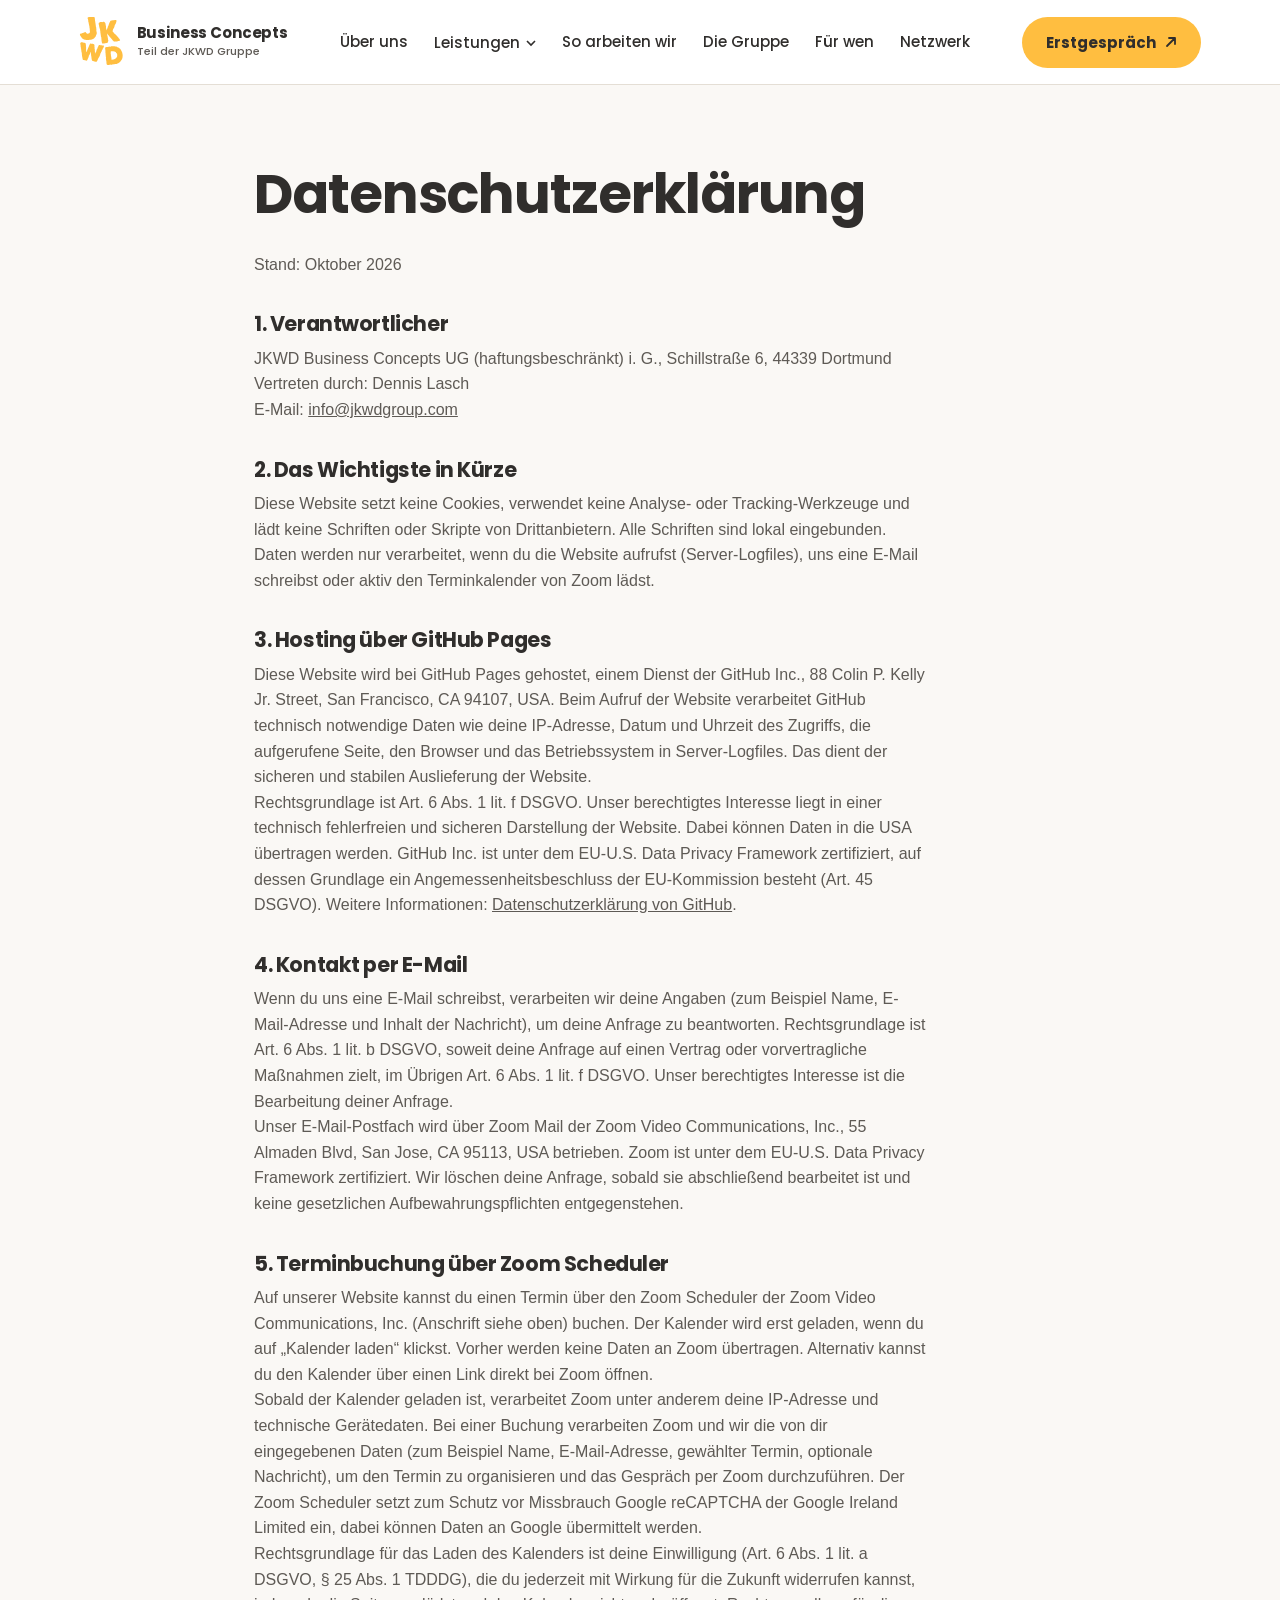
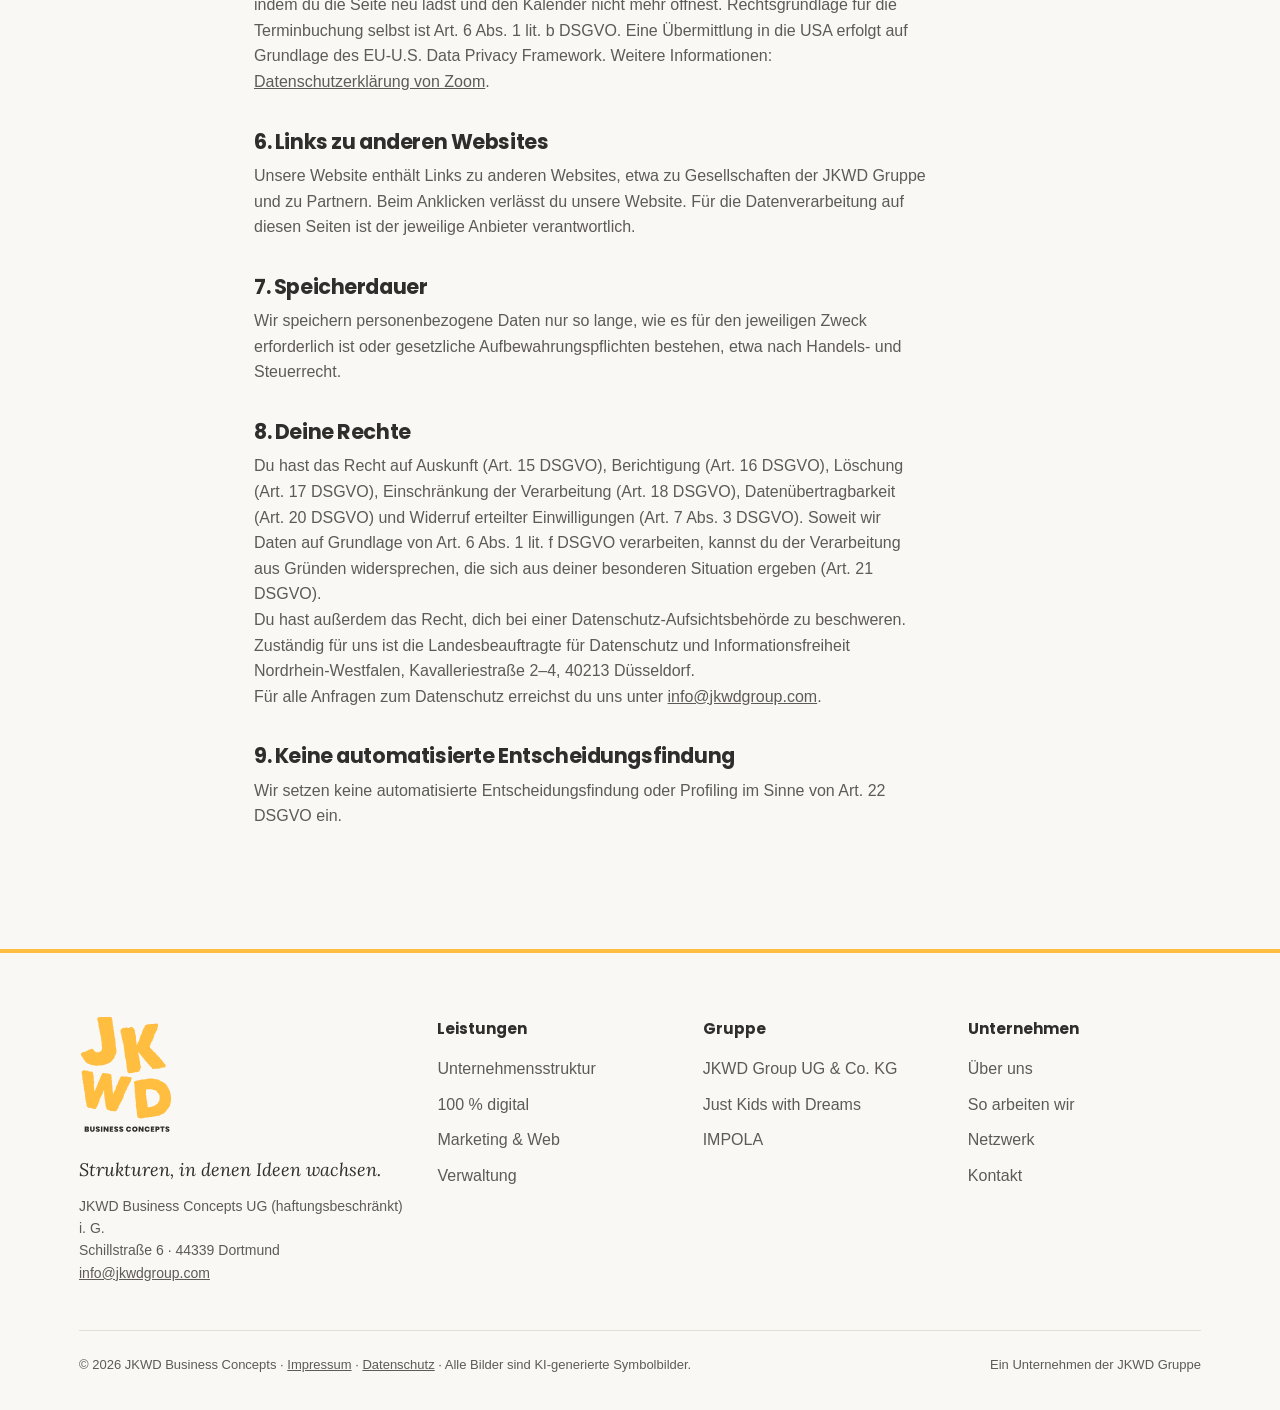
<file: datenschutz.html>
<!DOCTYPE html>
<html lang="de">
<head>
<meta charset="utf-8">
<meta name="viewport" content="width=device-width, initial-scale=1, viewport-fit=cover">
<title>Datenschutz – JKWD Business Concepts</title>

<link rel="icon" href="favicon.svg" type="image/svg+xml">
<link rel="apple-touch-icon" href="apple-touch-icon.png">
<link rel="stylesheet" href="assets/css/style.css">
<script src="assets/js/main.js" defer></script>
</head>
<body>
<svg width="0" height="0" style="position:absolute" aria-hidden="true">
  <defs><g id="jk"><path fill="#FFBE40" d="M576.1552734375,903.060546875c-2.99609375-1.498046875-6.7412109375-1.498046875-9.736328125-2.2470703125-3.7451171875,0-5.9921875-1.498046875-8.2392578125-3.7451171875-2.2470703125-.7490234375-5.2431640625-1.498046875-5.9921875-1.498046875-5.9921875,0-11.9833984375,0-17.2265625-2.2470703125-5.9921875-2.2470703125-11.2353515625-6.7412109375-17.2265625-8.98828125-5.2431640625-1.498046875-10.486328125-.7490234375-14.98046875-2.24609375-8.23828125-1.498046875-12.732421875-9.7373046875-17.9755859375-14.98046875-4.494140625-3.7451171875-9.7373046875-5.9921875-13.4814453125-9.736328125-3.7451171875-3.7451171875-5.9921875-8.98828125-8.2392578125-14.2314453125-3.7451171875-6.7412109375-11.2353515625-11.234375-14.98046875-17.9755859375-2.24609375-2.99609375-3.744140625-5.9921875-4.4931640625-8.98828125-.7490234375-3.7451171875-.7490234375-7.4892578125-2.99609375-9.736328125-2.99609375-2.2470703125-5.9921875-4.494140625-8.2392578125-7.490234375-4.494140625-7.490234375-8.9873046875-14.9794921875-10.4853515625-23.21875-2.2470703125-16.478515625,17.9755859375-23.9677734375,34.453125-26.9638671875,2.99609375,0,5.9921875,0,8.98828125-1.498046875,6.740234375-2.2470703125,11.9833984375-8.98828125,18.724609375-11.2353515625,4.494140625-2.2470703125,10.486328125-1.498046875,14.23046875-4.4931640625,5.9921875-4.494140625,12.7333984375-9.7373046875,19.474609375-11.984375,4.4931640625-.7490234375,9.736328125-.7490234375,13.4814453125.7490234375,2.99609375-2.99609375,5.2431640625-6.7412109375,8.98828125-8.2392578125,2.99609375-2.2470703125,6.740234375-2.2470703125,9.736328125-2.2470703125,2.99609375.7490234375,5.2431640625,1.498046875,6.7412109375,2.99609375,1.498046875,2.2470703125,4.494140625,5.9921875,5.2431640625,6.7412109375,2.2470703125,1.498046875,4.494140625,2.99609375,5.9912109375,5.2431640625,1.498046875,2.99609375,3.7451171875,5.9921875,5.2431640625,8.9873046875,2.2470703125,2.99609375,11.984375,11.984375,14.98046875,14.2314453125,1.498046875.7490234375,3.744140625,1.498046875,5.2421875,2.2470703125,4.494140625,1.498046875,9.7373046875,2.2470703125,14.2314453125,1.498046875,6.7412109375-.7490234375,21.720703125-1.498046875,25.4658203125-3.7451171875,1.498046875-.7490234375,6.740234375-5.2431640625,7.4892578125-5.9921875,3.7451171875-2.2470703125,8.2392578125-3.7451171875,11.2353515625-7.490234375,5.9921875-6.740234375,8.98828125-15.728515625,9.7373046875-24.716796875.7490234375-8.23828125.7490234375-17.2265625,0-25.46484375-.7490234375-7.490234375-2.99609375-14.2314453125-3.7451171875-20.97265625,0-8.23828125,1.498046875-16.4775390625,0-25.4658203125-1.498046875-8.9873046875-4.494140625-17.9755859375-5.9921875-26.962890625-1.498046875-11.984375.7490234375-24.716796875-2.99609375-36.701171875-2.99609375-11.9833984375-6.7412109375-23.21875-8.98828125-35.951171875-4.4931640625-20.9716796875-6.740234375-41.9443359375-11.234375-62.916015625-2.2470703125-8.23828125-5.9921875-15.728515625-7.490234375-24.716796875-.7490234375-5.9912109375,0-12.732421875,1.498046875-18.724609375-3.7451171875-11.234375-7.4892578125-25.4658203125-8.23828125-35.951171875-1.498046875-1.498046875-2.99609375-3.7451171875-4.494140625-5.9921875-5.2431640625-10.486328125-2.99609375-26.21484375,6.740234375-32.20703125,3.7451171875-2.99609375,8.98828125-4.494140625,13.482421875-3.7451171875,5.2431640625-5.2421875,14.23046875-8.23828125,21.720703125-7.4892578125,2.2470703125.7490234375,3.7451171875,0,5.9921875,0,6.740234375-2.2470703125,13.4814453125-2.99609375,20.22265625-2.99609375s12.732421875-2.2470703125,18.724609375-.7490234375c.7490234375,0,1.498046875-.7490234375,2.2470703125-.7490234375,8.2392578125-3.7451171875,17.2265625-3.7451171875,26.9638671875-2.99609375,4.494140625-1.498046875,9.736328125-2.2470703125,14.9794921875-2.99609375s10.486328125-.7490234375,14.98046875,2.2470703125c4.4931640625,2.2470703125,8.9873046875,6.7412109375,11.9833984375,11.2353515625,2.99609375,4.4931640625,2.99609375,8.9873046875,5.2431640625,13.4814453125,2.2470703125,5.2431640625,5.2431640625,9.7373046875,5.9921875,14.9794921875,1.498046875,7.490234375,1.498046875,14.2314453125,1.498046875,21.720703125,0,6.7412109375,2.2470703125,14.2314453125,2.9951171875,20.97265625.7490234375,8.9873046875,0,17.2265625,1.498046875,26.2138671875,1.498046875,7.490234375,5.9921875,14.2314453125,6.7412109375,21.7216796875.7490234375,5.2421875,0,10.4853515625-.7490234375,15.728515625,0,2.99609375,1.498046875,5.2431640625,2.2470703125,8.2392578125,5.2431640625,12.732421875,5.2431640625,26.962890625,6.7412109375,40.4453125,1.498046875,8.2392578125,3.7451171875,15.728515625,3.7451171875,23.9677734375.7490234375,2.99609375-.7490234375,17.2265625.7490234375,20.22265625,2.9951171875,8.2392578125,7.4892578125,15.728515625,8.23828125,23.9677734375,1.498046875,6.7412109375-.7490234375,14.23046875.7490234375,21.720703125.7490234375,6.7412109375,2.99609375,13.482421875,3.7451171875,20.22265625,0,3.7451171875-2.99609375,23.9677734375-1.498046875,28.4619140625,2.2470703125,9.7373046875,3.7451171875,20.9716796875,5.2431640625,31.4580078125,0,1.498046875,3.7451171875,11.9833984375,3.7451171875,13.4814453125.7490234375,5.9921875,2.2470703125,31.4580078125.7490234375,37.4501953125-2.2470703125,14.23046875-10.486328125,26.21484375-17.9765625,37.44921875-2.24609375,4.494140625-2.9951171875,9.7373046875-2.9951171875,14.98046875-.7490234375,4.494140625-2.2470703125,9.736328125-5.2431640625,13.4814453125-8.98828125,11.984375-20.22265625,22.4697265625-29.9599609375,33.705078125-3.7451171875,3.7451171875-6.7412109375,8.23828125-10.4853515625,11.9833984375-6.7412109375,5.2431640625-16.478515625,5.9921875-23.9677734375,10.486328125-5.2431640625,3.7451171875-10.486328125,7.4892578125-17.2275390625,9.736328125-8.23828125,2.99609375-17.2265625,4.494140625-26.21484375,7.490234375-6.740234375,2.99609375-14.23046875,4.494140625-21.720703125,4.494140625-2.2470703125.7490234375-10.4853515625-.7490234375-11.9833984375,0-5.2431640625,1.498046875-10.486328125,2.99609375-16.478515625,3.7451171875-5.9912109375.7490234375-12.732421875-2.2470703125-18.724609375,0-8.9873046875,2.2470703125-37.44921875,3.7451171875-46.4375,1.498046875Z"/><path fill="#FFBE40" d="M964.1328125,987.6962890625c-6.7412109375-3.7451171875-10.4853515625-11.234375-13.4814453125-18.724609375-2.99609375-6.7412109375-2.2470703125-13.482421875-2.2470703125-20.9716796875,0,0-.7490234375,0-.7490234375-.7490234375-2.2470703125-3.7451171875-2.99609375-8.98828125-2.99609375-13.482421875-2.2470703125-2.99609375-3.7451171875-5.9912109375-4.494140625-8.9873046875,0-4.494140625,2.2470703125-8.2392578125,1.498046875-12.7333984375-.7490234375-3.7451171875,0-7.4892578125.7490234375-11.234375,0-1.498046875-2.2470703125-4.494140625-2.2470703125-5.9921875,0-.7490234375,0-4.494140625-.7490234375-5.9921875-3.7451171875-5.2431640625-2.2470703125-12.732421875-2.2470703125-18.724609375,0-5.2431640625-.7490234375-10.486328125-.7490234375-14.9794921875,0-2.2470703125-.7490234375-3.7451171875-1.498046875-5.2431640625-.7490234375-3.7451171875-.7490234375-7.490234375,0-11.984375-3.7451171875-3.744140625-4.4931640625-8.9873046875-5.2421875-14.23046875-2.99609375-2.99609375-5.2431640625-7.490234375-5.2431640625-11.2353515625,0-3.744140625,1.498046875-8.23828125.7490234375-11.9833984375-1.498046875-2.99609375-2.2470703125-6.7412109375-2.2470703125-10.486328125,0-2.2470703125-1.498046875-3.744140625-1.498046875-5.2421875-1.498046875-3.7451171875,0-8.2392578125-.7490234375-11.984375v-3.7451171875c-1.498046875-3.7451171875-2.2470703125-8.2392578125-2.2470703125-12.732421875-.7490234375-4.494140625-.7490234375-8.2392578125-1.498046875-12.7333984375,0-1.498046875-3.7451171875-12.732421875-4.494140625-14.9794921875,0-3.7451171875,1.498046875-7.490234375.7490234375-11.2353515625v-10.4853515625c-5.2431640625-10.486328125-5.2431640625-23.21875-5.2431640625-35.9521484375-1.4970703125-2.2470703125-2.24609375-5.2431640625-2.24609375-7.490234375v-12.732421875c-7.490234375-9.7373046875-8.98828125-21.720703125-10.486328125-33.705078125,0-1.498046875-.7490234375-2.99609375-.7490234375-3.744140625,0-1.498046875-1.498046875-3.7451171875-2.2470703125-4.494140625-1.498046875-2.2470703125-4.494140625-14.98046875-5.2431640625-17.9765625-2.2470703125-9.736328125-3.7451171875-19.4736328125-3.7451171875-29.958984375-2.24609375-2.2470703125-3.744140625-5.9921875-3.744140625-9.7373046875,0-1.498046875.7490234375-7.490234375,2.2470703125-11.9833984375-2.99609375-2.99609375-6.7412109375-5.2431640625-8.2392578125-8.98828125-4.494140625-9.7373046875-1.498046875-30.708984375,5.2431640625-39.6962890625,2.2470703125-2.99609375,5.9912109375-5.9921875,10.4853515625-7.490234375,1.498046875-.7490234375,8.98828125-5.9921875,10.486328125-6.7412109375,8.23828125-2.99609375,17.9755859375-2.2470703125,26.21484375-3.7451171875,8.23828125-.7490234375,16.4775390625-2.2470703125,24.716796875-1.498046875,5.2421875.7490234375,9.736328125,2.99609375,14.23046875,5.2431640625,5.9921875-2.99609375,10.486328125-8.23828125,17.2265625-10.4853515625,7.490234375-2.99609375,17.2275390625-.7490234375,24.716796875,2.2470703125,5.2431640625,2.24609375,9.7373046875,5.9912109375,12.7333984375,10.4853515625,0,0,0,.7490234375.7490234375.7490234375,4.494140625,2.2470703125,8.23828125,8.2392578125,8.9873046875,13.482421875,0,.7490234375,2.2470703125,2.24609375,2.99609375,2.9951171875,1.498046875,2.2470703125,2.2470703125,5.2431640625,2.2470703125,8.2392578125.7490234375,5.2431640625,2.2470703125,11.2353515625,1.498046875,16.4775390625-.7490234375,2.2470703125,2.99609375,5.9921875,2.99609375,8.2392578125.7490234375.7490234375,0,7.490234375.7490234375,8.2392578125,0,.7490234375,1.498046875,2.2470703125,1.498046875,2.99609375,1.498046875,3.744140625.7490234375,8.23828125,0,12.732421875,0,.7490234375,0,1.498046875.7490234375,1.498046875,2.99609375,2.99609375,4.494140625,5.9921875,4.494140625,8.98828125,2.2470703125,5.2421875,2.99609375,11.234375,2.2470703125,16.4775390625-1.498046875,7.490234375-.7490234375,22.4697265625,0,38.947265625.7490234375,1.498046875.7490234375,3.7451171875,1.498046875,5.2431640625,0,.7490234375,2.2470703125,2.99609375,2.2470703125,3.7451171875,4.4931640625,5.2431640625,3.7451171875,20.9716796875,1.498046875,27.712890625,0,.7490234375,0,1.498046875-.7490234375,2.2470703125.7490234375,4.4931640625,1.498046875,7.4892578125,2.99609375,9.736328125,0,1.498046875.748046875,2.2470703125.748046875,3.7451171875.7490234375-.7490234375.7490234375-1.498046875,1.498046875-1.498046875,5.9921875-11.9833984375,9.7373046875-24.716796875,15.7294921875-36.7001953125,2.99609375-5.2431640625,6.740234375-9.7373046875,10.4853515625-14.98046875v-4.4931640625c.7490234375-1.498046875,2.2470703125-4.494140625,2.2470703125-5.2431640625-.7490234375-3.7451171875,0-8.2392578125,2.2470703125-11.2353515625,0-.7490234375.7490234375-1.498046875,1.498046875-2.2470703125.7490234375-5.9912109375,1.498046875-11.234375,3.7451171875-17.2265625,2.2470703125-6.7412109375,5.9921875-12.732421875,9.7373046875-19.4736328125l.748046875-.7490234375c0-4.494140625,2.2470703125-8.2392578125,5.2431640625-11.2353515625.7490234375-.7490234375,0-2.2470703125,0-2.99609375,0-3.744140625,2.99609375-7.4892578125,5.2431640625-10.4853515625,0-2.2470703125,1.498046875-4.494140625,2.2470703125-6.7412109375v-5.9921875c.7490234375-1.498046875,1.498046875-3.744140625,2.2470703125-5.9912109375.7490234375-2.99609375,1.498046875-5.2431640625,2.99609375-6.7412109375,1.498046875-2.2470703125,1.498046875-5.9921875,2.99609375-8.2392578125.7490234375-1.498046875,2.9951171875-5.2421875,3.744140625-6.740234375,0-3.7451171875,0-7.490234375,2.2470703125-10.486328125,2.2470703125-4.494140625,6.7412109375-8.2392578125,11.984375-10.486328125.7490234375-1.4970703125,1.498046875-2.9951171875,2.2470703125-4.4931640625-1.498046875-7.490234375,2.2470703125-20.2236328125,8.9873046875-23.9677734375,3.7451171875-1.498046875,22.4697265625-7.490234375,26.21484375-8.2392578125,4.494140625-.7490234375,8.2392578125,0,12.7333984375-.7490234375s22.4697265625-5.2431640625,26.9638671875-4.494140625c1.498046875,0,4.4931640625,1.498046875,5.2421875,1.498046875,4.494140625-.7490234375,9.7373046875-2.2470703125,14.2314453125-1.498046875,14.23046875,0,28.4619140625-4.494140625,42.6923828125-4.494140625,13.4814453125-.7490234375,18.724609375,14.98046875,16.4775390625,27.712890625-.7490234375,6.7412109375-5.2421875,12.7333984375-8.23828125,18.724609375-1.498046875,1.498046875.7490234375,10.486328125.7490234375,12.7333984375-.7490234375,11.234375-8.98828125,20.9716796875-14.2314453125,30.708984375-1.498046875,3.744140625-2.99609375,7.4892578125-5.2431640625,11.234375-2.9951171875,5.2431640625-6.740234375,9.7373046875-10.4853515625,14.2314453125-2.2470703125,2.24609375-2.2470703125,5.9912109375-2.99609375,8.9873046875-.7490234375,5.9921875-3.7451171875,11.2353515625-6.7412109375,17.2265625-.7490234375.7490234375-1.498046875,2.2470703125-1.498046875,3.7451171875,1.498046875,5.9921875.7490234375,12.7333984375-2.2470703125,17.9765625-2.24609375,3.744140625-9.736328125,15.728515625-9.736328125,19.4736328125.7490234375,4.494140625-1.498046875,8.9873046875-3.7451171875,11.9833984375-3.7451171875,5.2431640625-8.98828125,9.7373046875-11.9833984375,14.98046875-4.494140625,5.9912109375-11.984375,37.44921875-14.2314453125,44.1904296875,0,2.2470703125-2.2470703125,9.736328125-3.7451171875,11.234375-.7490234375.7490234375-2.2470703125,1.498046875-2.99609375,2.2470703125,5.2431640625,2.2470703125,9.7373046875,5.9921875,12.7333984375,10.486328125,1.498046875,2.99609375,2.2470703125,6.7412109375,2.99609375,9.736328125,0,1.498046875,1.498046875,2.2470703125,2.2470703125,2.99609375,5.9912109375,3.7451171875,12.732421875,7.490234375,17.9755859375,12.7333984375,2.99609375,2.99609375,4.494140625,6.740234375,5.2431640625,11.234375.7490234375,1.498046875,1.498046875,3.7451171875,2.99609375,4.494140625,9.736328125,6.7412109375,21.720703125,11.2353515625,26.962890625,20.9716796875,2.2470703125,2.99609375,2.99609375,7.490234375,4.494140625,10.486328125,1.498046875.7490234375,3.7451171875,2.2470703125,3.7451171875,2.99609375,2.2470703125,1.498046875,5.9921875,1.498046875,7.490234375,3.7451171875,5.9921875,5.2421875,11.9833984375,11.234375,14.9794921875,18.724609375.7490234375.7490234375.7490234375,1.498046875,1.498046875,1.498046875.7490234375.7490234375,1.498046875,2.2470703125,2.2470703125,2.99609375,1.498046875.7490234375,2.99609375,1.498046875,4.494140625,2.99609375.7490234375.7490234375,4.494140625,1.498046875,5.2431640625,2.2470703125,3.744140625,1.4970703125,5.9912109375,6.740234375,5.9912109375,11.234375.7490234375.7490234375,1.498046875,2.2470703125,2.2470703125,2.99609375l5.9921875,5.9921875c1.498046875.7490234375,2.99609375,1.498046875,3.7451171875,2.2470703125,0,0,0,.7490234375.7490234375,1.498046875.7490234375,1.4970703125,1.498046875,2.24609375,2.2470703125,2.9951171875,1.498046875.7490234375,2.99609375,1.498046875,3.7451171875,2.2470703125.7490234375,1.498046875,1.498046875,2.2470703125,2.24609375,4.494140625,1.498046875,1.498046875,2.2470703125,4.494140625,2.99609375,6.7412109375,2.2470703125,1.498046875,4.494140625,4.494140625,6.7412109375,6.7412109375,2.99609375,3.744140625,5.9921875,6.740234375,7.490234375,11.234375,3.7451171875,4.494140625,8.23828125,8.2392578125,9.736328125,13.482421875.7490234375.748046875.7490234375,2.9951171875,1.498046875,2.9951171875,3.7451171875,2.99609375,7.490234375,5.2431640625,10.486328125,8.98828125,6.7412109375,8.98828125,4.494140625,20.9716796875-5.2431640625,26.21484375-7.490234375,3.7451171875-16.4775390625,1.498046875-23.9677734375,3.7451171875-6.7412109375,2.99609375-14.9794921875,2.99609375-22.4697265625,3.7451171875-2.2470703125,3.744140625-5.9921875,6.740234375-10.486328125,7.4892578125-4.4931640625,1.498046875-9.736328125.7490234375-14.9794921875,0-4.494140625,0-8.98828125,2.99609375-14.23046875,3.7451171875-6.7412109375.7490234375-12.7333984375-.7490234375-19.474609375-1.498046875-3.744140625,0-7.4892578125,2.2470703125-11.9833984375,2.2470703125-3.7451171875.7490234375-8.2392578125-.7490234375-11.984375,0-.748046875,0-5.9912109375,1.498046875-6.740234375,1.498046875-4.494140625,0-8.98828125-2.99609375-11.2353515625-6.7412109375-.7490234375-2.2470703125-.7490234375-3.7451171875-.7490234375-5.9912109375-2.99609375-1.498046875-5.9921875-3.7451171875-8.23828125-6.7412109375-5.2431640625-7.490234375-14.98046875-11.2353515625-20.2236328125-18.724609375-2.24609375-2.99609375-4.4931640625-6.7412109375-5.2421875-10.486328125-.7490234375-1.498046875-.7490234375-3.7451171875-1.498046875-4.494140625-6.7412109375-5.2431640625-14.2314453125-8.9873046875-18.7255859375-15.728515625-2.9951171875-3.7451171875-4.4931640625-8.98828125-5.2421875-13.4814453125-5.2431640625-2.99609375-11.2353515625-5.2431640625-15.7294921875-8.98828125-3.744140625-3.7451171875-5.9912109375-9.7373046875-5.9912109375-14.98046875-5.2431640625-2.9951171875-11.984375-6.740234375-14.2314453125-12.732421875,0-.7490234375-.7490234375-3.7451171875-1.498046875-4.494140625-3.7451171875-5.2431640625-11.234375-6.740234375-14.9794921875-11.9833984375s-5.2431640625-12.7333984375-10.486328125-17.2275390625c-7.4892578125-8.23828125-16.4775390625-15.728515625-23.21875-24.716796875-.7490234375-2.2470703125-5.2421875-11.234375-6.740234375-12.732421875-2.2470703125-2.99609375-4.494140625-5.2431640625-6.7412109375-8.2392578125,1.498046875,6.7412109375,2.2470703125,12.7333984375,3.7451171875,18.724609375,1.498046875,10.486328125,5.2421875,20.2236328125,5.2421875,30.708984375.7490234375,2.2470703125.7490234375,4.494140625.7490234375,5.9921875,1.498046875,3.7451171875,2.2470703125,7.490234375,2.2470703125,11.2353515625,2.99609375,3.744140625,5.2431640625,8.23828125,5.9921875,12.732421875s-.7490234375,8.2392578125-1.498046875,11.984375c2.2470703125,4.4931640625,2.2470703125,9.736328125,2.99609375,14.9794921875.7490234375,0,2.2470703125,1.498046875,2.2470703125,2.2470703125.7490234375.7490234375,2.99609375,5.2431640625,2.99609375,6.7412109375.7490234375,5.2421875-1.498046875,11.234375-2.99609375,16.4775390625,3.7451171875,5.2431640625,3.7451171875,12.732421875,4.494140625,19.4736328125,0,.7490234375,1.498046875,2.99609375,1.498046875,3.7451171875,2.2470703125,4.494140625,2.99609375,10.4853515625,4.494140625,14.9794921875,2.9951171875,7.490234375-.7490234375,19.4736328125-6.7412109375,27.712890625-2.2470703125,8.98828125-8.2392578125,23.21875-12.7333984375,27.712890625-3.7451171875,4.494140625-9.736328125,7.490234375-15.728515625,8.2392578125-6.7412109375,1.498046875-13.4814453125,0-20.22265625-2.2470703125-.7490234375-.7490234375-1.498046875-1.498046875-2.2470703125-.7490234375-3.7451171875,2.99609375-8.2392578125,5.9912109375-13.482421875,7.4892578125-4.494140625,1.498046875-8.9873046875,1.498046875-14.23046875,1.498046875-.7490234375,0-2.2470703125.7490234375-3.7451171875.7490234375-.7490234375.7490234375-5.2431640625,4.494140625-5.9921875,4.494140625-2.2470703125.7490234375-5.2431640625.7490234375-7.4892578125,0-1.498046875,0-8.2392578125-1.498046875-11.2353515625-1.498046875-2.99609375.7490234375-5.2431640625,1.498046875-7.490234375,2.2470703125-5.9912109375,2.2470703125-13.4814453125,2.99609375-17.9755859375-.7490234375Z"/><path fill="#FFBE40" d="M806.1728515625,1422.3564453125c-3.599609375,0-7.7998046875-1.2001953125-11.400390625-1.2001953125-4.7998046875,0-10.2001953125.6005859375-14.3994140625-1.19921875-1.2001953125,0-1.80078125-1.2001953125-3-1.2001953125-2.400390625.599609375-5.400390625,1.2001953125-7.80078125.599609375-6,0-11.3994140625-5.400390625-17.400390625-7.2001953125-7.19921875-1.7998046875-14.3994140625-4.2001953125-22.2001953125-5.3994140625-3.599609375-.6005859375-8.3994140625-1.80078125-10.19921875-5.400390625-1.2001953125-1.2001953125-1.80078125-3-2.400390625-4.7998046875-4.7998046875-1.7998046875-8.400390625-7.2001953125-7.2001953125-14.400390625,0-1.7998046875-1.2001953125-8.400390625-1.2001953125-9.6005859375,0-1.19921875-3.599609375-3.599609375-4.7998046875-4.7998046875-1.7998046875-3.599609375-1.7998046875-17.400390625-1.7998046875-21.599609375-.6005859375-3-1.7998046875-5.400390625-1.7998046875-8.400390625-.6005859375-3-.6005859375-6.6005859375-.6005859375-9.6005859375,0-1.7998046875-1.2001953125-3.599609375-1.7998046875-4.7998046875-.6005859375-2.3994140625,0-10.2001953125,0-12.599609375-4.7998046875-4.80078125-2.400390625-14.400390625-2.400390625-21.6005859375v-.599609375c-1.2001953125-3-3-5.400390625-3.599609375-8.400390625-.6005859375-2.400390625-2.400390625-15-2.400390625-18,0-1.2001953125.6005859375-3.6005859375.6005859375-6-.6005859375-1.80078125-1.2001953125-4.2001953125-1.2001953125-6v-3c-.6005859375-1.2001953125-.6005859375-2.400390625-1.2001953125-4.2001953125-.599609375-2.400390625,0-5.400390625,0-8.400390625,0-1.2001953125-1.7998046875-3.599609375-1.7998046875-4.7998046875-1.7998046875-4.2001953125-1.2001953125-13.80078125.599609375-20.400390625-.599609375-1.7998046875-.599609375-3.599609375-.599609375-5.400390625-.6005859375-1.7998046875,1.2001953125-9,.599609375-10.2001953125-1.2001953125-3.599609375-1.7998046875-6.599609375-2.3994140625-10.2001953125-3,3.0009765625-6.0009765625,6.0009765625-9.0009765625,9.6005859375.6005859375,1.7998046875.6005859375,4.2001953125.6005859375,6v1.7998046875c0,4.2001953125-1.7998046875,8.400390625-4.2001953125,12,0,1.2001953125,0,2.400390625-.599609375,3-1.80078125,3.6005859375-5.400390625,6.6005859375-6.6005859375,10.2001953125-.599609375,2.400390625-1.7998046875,4.2001953125-3,6.6005859375-.599609375,0,0,1.7998046875,0,2.3994140625,0,5.400390625-4.2001953125,9.0009765625-7.2001953125,13.80078125-1.7998046875,4.2001953125-3.599609375,8.3994140625-6,12-1.2001953125,1.7998046875-1.7998046875,3-3,4.2001953125-.599609375,1.2001953125-1.2001953125,1.7998046875-1.7998046875,3,0,4.7998046875-4.2001953125,8.3994140625-7.2001953125,11.400390625-.599609375.599609375-1.7998046875,1.7998046875-2.400390625,3.599609375.6005859375,4.7998046875,1.2001953125,9,0,13.2001953125,0,1.2001953125-.599609375,2.3994140625-.599609375,4.2001953125-.599609375,2.3994140625-.599609375,4.7998046875-1.7998046875,7.2001953125-1.2001953125,2.3994140625-6.6005859375,10.2001953125-6.6005859375,12.599609375.6005859375,3.6005859375,0,6.6005859375-1.19921875,9.6005859375-.6005859375,1.19921875-4.2001953125,4.7998046875-4.2001953125,6-1.2001953125,4.2001953125-1.80078125,7.7998046875-4.2001953125,11.3994140625-.6005859375,1.2001953125-6,8.400390625-6.6005859375,9.6005859375,0,1.2001953125-.599609375,5.400390625-.599609375,6.599609375-1.2001953125,6-5.400390625,12-9.6005859375,16.2001953125-2.3994140625,4.2001953125-3.599609375,10.2001953125-7.19921875,13.2001953125-1.80078125,1.2001953125-3.6005859375,1.80078125-5.400390625,2.400390625-1.7998046875,1.2001953125-4.2001953125,2.400390625-7.2001953125,2.400390625-4.7998046875,0-9.599609375-1.80078125-12-5.400390625-3,1.2001953125-6,1.7998046875-9,1.2001953125-4.7998046875,0-9-2.400390625-13.2001953125-4.2001953125s-8.400390625-1.7998046875-13.2001953125-3c-3.599609375-.6005859375-7.2001953125-2.400390625-10.7998046875-3.6005859375-2.400390625-.599609375-4.80078125,0-7.2001953125,0-3,.6005859375-5.400390625,0-8.400390625-1.19921875-6-1.80078125-16.2001953125-11.400390625-17.400390625-18.0009765625-.599609375-2.3994140625.6005859375-5.3994140625-1.2001953125-7.7998046875-3.599609375-6.599609375-1.7998046875-15-1.19921875-22.7998046875,0-6.6005859375-5.400390625-12.6005859375-7.2001953125-19.2001953125-1.2001953125-6-1.2001953125-12-1.7998046875-18.0009765625,0-.599609375-.6005859375-1.19921875-1.2001953125-1.7998046875-2.400390625-3-4.2001953125-7.2001953125-3.6005859375-10.7998046875,0-4.7998046875,1.2001953125-10.2001953125,2.400390625-15,.599609375-4.2001953125-3.599609375-7.80078125-4.2001953125-12-1.2001953125-3-1.7998046875-6-1.2001953125-9,0-3.6005859375,1.80078125-16.80078125.6005859375-19.80078125-1.80078125-4.2001953125-3.6005859375-7.7998046875-4.2001953125-12-.6005859375-6,.599609375-12.599609375,0-19.2001953125,0-.599609375-2.400390625-1.2001953125-2.400390625-1.7998046875-3-2.400390625-4.7998046875-6-4.7998046875-9,0-4.80078125,1.7998046875-9.6005859375,3-13.80078125-2.400390625-1.7998046875-4.7998046875-4.7998046875-5.400390625-7.7998046875-.599609375-4.7998046875,1.2001953125-9.599609375,1.80078125-14.400390625-3-3.599609375-5.400390625-8.3994140625-6-12.599609375-.6005859375-6,2.3994140625-12,1.7998046875-18,0-1.80078125-4.80078125-9-5.400390625-10.80078125-4.2001953125-9-3-19.7998046875-2.400390625-30,0-1.2001953125.6005859375-4.2001953125,0-4.7998046875-3-3-6-6.6005859375-6.599609375-10.80078125-.599609375-3.599609375,0-7.19921875.599609375-10.7998046875,0-1.2001953125,1.80078125-6.599609375,1.2001953125-7.7998046875-1.2001953125-3.6005859375-2.3994140625-6.6005859375-3-10.2001953125-.599609375-5.400390625,0-10.7998046875,0-16.7998046875-2.3994140625-2.400390625-4.7998046875-6-4.7998046875-9.6005859375-.599609375-4.2001953125.599609375-8.400390625,1.7998046875-12-2.3994140625-3.6005859375-4.7998046875-7.7998046875-4.7998046875-12,0-6,3.599609375-15.6005859375,9.599609375-18,2.400390625-.6005859375,3.6005859375-4.2001953125,6-5.400390625,3-2.400390625,6.6005859375-3.599609375,10.80078125-3.599609375s8.3994140625,1.19921875,12.599609375,2.3994140625c4.2001953125.6005859375,9-1.2001953125,13.2001953125-.599609375,3,.599609375,6,2.3994140625,7.80078125,4.7998046875,4.7998046875-.599609375,9.599609375-1.7998046875,13.7998046875-.599609375,1.7998046875.599609375,3.599609375,3,5.400390625,4.19921875,4.19921875,1.80078125,9,3,13.19921875,4.2001953125,7.80078125,2.400390625,16.2001953125-.599609375,24.0009765625.6005859375,4.2001953125,0,8.3994140625,3,10.2001953125,6.599609375,1.7998046875,3.6005859375,1.19921875,7.2001953125,2.3994140625,10.7998046875,1.7998046875,8.400390625,5.400390625,16.80078125,6.6005859375,25.201171875,1.2001953125,5.3994140625.599609375,10.7998046875,1.2001953125,16.19921875.599609375,3.0009765625,1.7998046875,18.6005859375,1.7998046875,21.6005859375.599609375,7.7998046875-1.7998046875,15-.6005859375,22.2001953125,1.2001953125,7.2001953125,8.400390625,13.80078125,7.80078125,21,0,5.400390625-4.80078125,9.6005859375-8.400390625,13.2001953125,1.7998046875,6,4.7998046875,12.6005859375,4.7998046875,18.6005859375-.599609375,1.7998046875-3,11.400390625-3,13.7998046875,0,.6005859375,1.7998046875,2.400390625,2.400390625,3,3,5.400390625,3,10.2001953125,0,16.2001953125,1.2001953125,4.80078125,2.3994140625,10.2001953125,3,15.6005859375,0,6.599609375,1.2001953125,13.7998046875,2.3994140625,20.400390625,1.2001953125-1.80078125,2.400390625-3,3.6005859375-4.80078125,0,0,.599609375-.599609375.599609375-1.19921875,1.2001953125-2.400390625,2.400390625-4.80078125,4.2001953125-6.6005859375v-.599609375c2.400390625-6.6005859375,2.400390625-13.2001953125,4.7998046875-19.2001953125,3-6.6005859375,8.400390625-13.2001953125,11.400390625-20.400390625,0-3,1.2001953125-6.6005859375,2.400390625-9.6005859375.599609375-.599609375,1.2001953125-1.7998046875,1.7998046875-2.3994140625.599609375-6,4.7998046875-12,7.7998046875-17.400390625.6005859375-.599609375,1.2001953125-1.7998046875,1.2001953125-3-.599609375-6,2.400390625-12,6-17.400390625,1.7998046875-3,3-6.599609375,4.2001953125-10.2001953125,1.7998046875-4.7998046875,4.7998046875-9,7.2001953125-13.7998046875,1.7998046875-3,2.3994140625-6.6005859375,3.599609375-10.2001953125,4.2001953125-9.599609375,8.400390625-19.2001953125,12.6005859375-28.80078125-.6005859375-3.599609375,0-8.3994140625,2.3994140625-10.7998046875,1.2001953125-1.2001953125,5.400390625-6.599609375,6-7.7998046875,2.400390625-5.400390625,4.80078125-10.7998046875,6.6005859375-15.6005859375,3.599609375-9,15.599609375-8.3994140625,24.6005859375-5.3994140625.599609375,0,1.19921875-.6005859375,1.7998046875-.6005859375,4.7998046875-.599609375,9-.599609375,13.7998046875-.599609375,5.400390625,0,10.2001953125,2.3994140625,15.6005859375,3,3.599609375,1.2001953125,7.7998046875,0,12,.599609375,2.3994140625.6005859375,4.7998046875,1.80078125,7.2001953125,3.6005859375,3,0,6.599609375,0,9.599609375.599609375,2.400390625.6005859375,5.400390625,2.400390625,7.7998046875,5.400390625,7.80078125,0,14.400390625,6,13.80078125,13.7998046875,0,1.7998046875-1.7998046875,6-.6005859375,7.2001953125,1.80078125,3.599609375,2.400390625,7.7998046875,1.80078125,12,1.19921875,1.7998046875,1.7998046875,3.6005859375,2.3994140625,5.400390625v2.3994140625c.6005859375,7.80078125-2.3994140625,16.80078125-3.599609375,24.6005859375,3,3,6,7.2001953125,6.599609375,11.400390625.6005859375,6.599609375-1.7998046875,13.2001953125-1.2001953125,19.7998046875,1.2001953125,4.7998046875,0,10.2001953125-.599609375,15,0,1.80078125.599609375,3,1.2001953125,4.2001953125,3,4.2001953125,6.599609375,9.6005859375,6,14.400390625,0,4.2001953125-1.7998046875,8.400390625-1.7998046875,13.2001953125.599609375,6,1.2001953125,12,1.7998046875,18,.599609375,4.2001953125,1.2001953125,7.7998046875,1.2001953125,11.400390625,0,2.3994140625-1.2001953125,10.2001953125-.6005859375,12,3.6005859375,10.7998046875,3,22.7998046875,6,33.6005859375.6005859375,1.7998046875.6005859375,6,.6005859375,10.7998046875.599609375-.599609375.599609375-1.2001953125.599609375-1.2001953125.6005859375-1.7998046875,4.2001953125-7.2001953125,4.2001953125-8.400390625,0-3-.599609375-6,0-9,.599609375-4.7998046875,3.6005859375-9,6-12.599609375,4.2001953125-5.400390625,8.400390625-10.2001953125,10.7998046875-16.80078125,2.400390625-6,4.80078125-12,7.2001953125-18,.6005859375-2.3994140625,1.80078125-4.2001953125,1.2001953125-6.599609375-1.2001953125-3.6005859375-.599609375-7.7998046875.6005859375-10.7998046875,1.7998046875-3.0009765625,4.19921875-4.80078125,4.7998046875-7.80078125,2.3994140625-7.2001953125,4.2001953125-15,9.599609375-19.7998046875,1.2001953125-1.2001953125,5.400390625-4.2001953125,5.400390625-6,.599609375-3,.599609375-6,1.2001953125-9,1.2001953125-4.80078125,3.599609375-9,6-13.2001953125,2.3994140625-4.2001953125,1.2001953125-9.6005859375,3-13.80078125,2.3994140625-3.599609375,6-6.599609375,7.7998046875-10.7998046875,2.400390625-4.7998046875,3-10.2001953125,4.7998046875-15,1.2001953125-1.7998046875,6-7.7998046875,6.6005859375-9.6005859375.599609375-4.19921875,1.2001953125-9,3.599609375-12,2.400390625-3,12.6005859375-7.2001953125,16.2001953125-7.7998046875,8.400390625-1.7998046875,18,1.7998046875,25.80078125,5.400390625,3.599609375-2.400390625,9-2.400390625,13.7998046875-2.400390625,5.400390625.599609375,12-1.7998046875,17.400390625.599609375,4.7998046875,2.400390625,10.2001953125,6.0009765625,15.599609375,6.6005859375,4.80078125,0,25.80078125.599609375,30.0009765625,1.7998046875,15,4.7998046875,7.2001953125,24,0,38.400390625-.6005859375,1.7998046875-1.2001953125,3.6005859375-1.2001953125,6,.599609375,2.400390625-1.2001953125,6.6005859375-3,8.400390625-1.2001953125,1.2001953125-3,1.7998046875-4.2001953125,3-2.400390625,4.7998046875-3.599609375,10.2001953125-6.599609375,14.400390625-.6005859375,1.19921875-7.80078125,6.599609375-8.400390625,8.3994140625,0,1.2001953125.599609375,6,.599609375,7.80078125.6005859375,5.3994140625-4.2001953125,10.2001953125-7.2001953125,14.3994140625-3,3.6005859375-5.3994140625,7.80078125-9.599609375,10.2001953125,0,3,0,6.6005859375-.599609375,9.6005859375-1.2001953125,4.2001953125-4.2001953125,7.2001953125-7.2001953125,9.599609375,0,4.2001953125.599609375,8.400390625,0,12.6005859375-1.2001953125,4.7998046875-6,8.400390625-9.6005859375,11.400390625-1.7998046875,1.19921875-6,5.3994140625-6,8.3994140625,0,2.400390625,1.2001953125,5.400390625,0,8.400390625-.599609375,2.400390625-3,5.400390625-5.400390625,7.2001953125-.599609375.599609375-2.3994140625,5.3994140625-2.3994140625,6-2.400390625,4.2001953125-6,7.7998046875-8.400390625,11.400390625-.599609375,1.19921875.6005859375,3.599609375,1.2001953125,4.7998046875.599609375,6-3,12-6.6005859375,17.400390625-.599609375.599609375,0,1.19921875.6005859375,2.3994140625,1.2001953125,3.6005859375.599609375,8.400390625-1.2001953125,12-2.400390625,4.2001953125-6,7.2001953125-9.599609375,10.80078125,1.19921875,3.599609375,1.19921875,7.7998046875-.6005859375,10.7998046875-2.3994140625,3.599609375-5.400390625,6.599609375-8.400390625,9.599609375,0,4.2001953125-1.19921875,8.400390625-3.599609375,11.400390625-1.2001953125,1.2001953125-5.400390625,4.2001953125-5.400390625,6,0,1.80078125,0,4.2001953125-.599609375,6-3.599609375,9.6005859375-12.6005859375,16.80078125-17.400390625,25.80078125-1.7998046875,2.3994140625,0,6-.599609375,9-1.2001953125,6.599609375-7.80078125,11.400390625-12,16.7998046875-1.2001953125.6005859375,1.19921875,3,1.7998046875,4.80078125.599609375,3.599609375-.6005859375,8.3994140625-3.6005859375,11.3994140625-1.19921875,1.2001953125-9,4.80078125-9.599609375,7.2001953125-1.7998046875,2.400390625-5.400390625,16.7998046875-7.7998046875,19.2001953125-4.2001953125,5.400390625-13.80078125,6-21.6005859375,6Z"/><path fill="#FFBE40" d="M1103.763671875,1504.5576171875c-6-.6005859375-12-3.6005859375-18.599609375-4.7998046875-4.2001953125-1.2001953125-9-.6005859375-13.2001953125-3-5.400390625-4.2001953125-7.2001953125-10.80078125-6-18.0009765625-3-3-4.7998046875-7.19921875-6-12-1.2001953125-6.599609375,0-13.7998046875-.6005859375-21-1.7998046875-10.7998046875-1.7998046875-21-2.3994140625-31.80078125,0-4.19921875-1.2001953125-7.7998046875-3-11.3994140625-4.2001953125-10.80078125-3.6005859375-22.80078125-4.80078125-33.6005859375-.599609375-6-3.599609375-12-3-18.6005859375,0-4.19921875,3.6005859375-25.7998046875,3-30,0-.599609375-1.19921875-2.3994140625-1.7998046875-3-6.6005859375-10.7998046875-3.6005859375-25.7998046875-4.7998046875-38.400390625-.6005859375-7.2001953125-3.6005859375-13.7998046875-3.6005859375-20.400390625-.599609375-9,1.2001953125-17.3994140625.6005859375-26.400390625,0-6-3.6005859375-12-4.2001953125-18.599609375-1.7998046875-14.400390625-1.2001953125-28.80078125-1.2001953125-42.6005859375,0-7.2001953125,0-15-1.2001953125-21.6005859375-.599609375-6.599609375-3-13.2001953125-3-19.2001953125,0-3.599609375,2.400390625-15,.6005859375-18-2.400390625-4.2001953125-4.80078125-9-6.0009765625-13.7998046875,0-1.7998046875,0-4.2001953125.6005859375-6.6005859375.599609375-1.19921875,1.7998046875-3,1.7998046875-3.599609375.6005859375-1.7998046875,2.400390625-2.400390625,3.6005859375-3.6005859375,2.3994140625-1.7998046875,4.7998046875-4.19921875,8.3994140625-5.3994140625,3-.6005859375,6-1.2001953125,9.0009765625-2.400390625,3-1.7998046875,6-4.2001953125,9.599609375-4.2001953125,5.400390625,0,12,1.80078125,17.400390625-.599609375,3-1.2001953125,6.599609375-2.400390625,10.2001953125-3,4.2001953125-1.2001953125,8.3994140625-.6005859375,12.599609375-1.2001953125,2.400390625-.599609375,4.2001953125-1.7998046875,6-3.599609375.6005859375-.6005859375,4.2001953125-1.80078125,5.400390625-1.80078125,2.400390625,0,4.2001953125,0,6.599609375-.599609375,1.80078125.599609375,3.6005859375.599609375,5.400390625,0,3-.599609375,6.6005859375-1.2001953125,10.2001953125-1.7998046875,3,0,5.400390625,0,8.400390625,1.2001953125,1.2001953125.599609375,1.7998046875.599609375,3,.599609375,7.2001953125-2.400390625,13.7998046875-4.7998046875,21-6.599609375,4.2001953125-.6005859375,8.400390625-.6005859375,12.6005859375-1.2001953125,5.3994140625-1.2001953125,10.7998046875-2.400390625,16.19921875-3,7.2001953125,0,15.0009765625.599609375,22.201171875,0,6.599609375-.6005859375,13.19921875-2.400390625,19.7998046875,0,6.599609375,2.3994140625,15-.6005859375,22.2001953125,1.2001953125,5.400390625,1.19921875,9.599609375,6,15.599609375,6.599609375,6.6005859375,1.2001953125,13.80078125-2.400390625,20.400390625,0,3,1.2001953125,5.400390625,4.2001953125,9,5.400390625,3.6005859375,1.19921875,7.80078125,2.3994140625,12.0009765625,4.19921875,4.7998046875,2.400390625,9,6.0009765625,13.19921875,8.400390625,6.0009765625,2.400390625,13.2001953125,3.6005859375,17.400390625,7.7998046875,1.2001953125,1.2001953125,4.2001953125,4.2001953125,5.400390625,4.80078125,4.2001953125,1.7998046875,9,3.599609375,12.599609375,6,4.80078125,2.3994140625,8.400390625,6.599609375,12.6005859375,9.599609375,7.2001953125,5.400390625,15,11.400390625,20.400390625,19.2001953125,3.599609375,4.80078125,7.2001953125,9.6005859375,10.7998046875,15,1.2001953125,3,2.400390625,6,3.6005859375,9.0009765625,1.7998046875,4.19921875,5.3994140625,7.7998046875,7.7998046875,12,1.7998046875,3.599609375,3,7.7998046875,4.7998046875,11.3994140625,1.7998046875,4.2001953125,5.400390625,7.2001953125,6.6005859375,11.400390625,1.7998046875,4.2001953125,3,9,4.19921875,13.7998046875,1.80078125,6.0009765625,4.80078125,10.80078125,6,16.80078125,0,1.7998046875,1.2001953125,11.400390625,1.2001953125,13.2001953125,1.2001953125,4.2001953125,3,7.7998046875,4.2001953125,12,1.2001953125,6.599609375.6005859375,13.2001953125,1.2001953125,19.7998046875,1.2001953125,6.6005859375,2.400390625,13.2001953125,2.400390625,19.80078125-.6005859375,10.2001953125-2.400390625,19.7998046875-3,29.400390625,0,4.19921875,0,7.7998046875-.6005859375,11.3994140625-.599609375,5.400390625-3,10.80078125-5.400390625,15.6005859375-.599609375,1.7998046875-3,6.599609375-2.3994140625,7.7998046875.599609375,4.2001953125,1.7998046875,7.7998046875.599609375,12-1.2001953125,6-13.7998046875,24.0009765625-17.400390625,28.2001953125-6,7.2001953125-13.7998046875,13.2001953125-18.599609375,21.0009765625-10.2001953125,14.3994140625-21,29.400390625-35.400390625,40.2001953125-4.7998046875,3-9.6005859375,6-14.400390625,8.3994140625-5.400390625,3.0009765625-12,4.80078125-17.400390625,7.80078125-6,3-11.3994140625,6.599609375-17.3994140625,9-9.6005859375,3-19.2001953125,5.400390625-28.80078125,6.599609375-6,1.2001953125-12,.6005859375-18,2.400390625-5.400390625,1.2001953125-10.7998046875,3.599609375-16.7998046875,4.2001953125-5.400390625,1.2001953125-10.80078125.599609375-16.2001953125,1.2001953125-6.0009765625,1.19921875-12.0009765625,3-18.0009765625,3.599609375-4.7998046875.599609375-9.599609375-.599609375-15,0-8.400390625,1.2001953125-16.2001953125,7.2001953125-25.2001953125,7.7998046875-6,.6005859375-12.599609375-2.3994140625-17.400390625-6-7.7998046875,1.7998046875-15,7.2001953125-22.2001953125,9.6005859375-6,1.7998046875-12.599609375,1.2001953125-18.599609375,3-5.400390625,1.7998046875-11.400390625,3-16.80078125,3ZM1181.7646484375,1376.755859375c6.6005859375-.599609375,13.7998046875-1.2001953125,20.400390625-1.2001953125,6,0,11.400390625-2.3994140625,16.7998046875-3.599609375,4.2001953125-.599609375,8.400390625-1.2001953125,12.6005859375-3,9-3,18-7.2001953125,27-10.2001953125,6-3,11.400390625-7.7998046875,16.2001953125-12,4.2001953125-3,9-4.2001953125,12.6005859375-7.2001953125,3-3,6.599609375-6,8.3994140625-9.599609375,1.80078125-3.6005859375,3-7.2001953125,4.80078125-10.2001953125,3.599609375-4.80078125,16.2001953125-18,15-24.0009765625,0-1.7998046875-.6005859375-3.599609375-1.2001953125-5.3994140625-.599609375-6.6005859375,2.400390625-13.2001953125,3.599609375-19.80078125.6005859375-2.3994140625-1.19921875-15-1.7998046875-17.3994140625,0-3.6005859375,0-14.400390625-2.3994140625-17.400390625-2.400390625-3-5.400390625-6-7.2001953125-9.6005859375-1.80078125-3.599609375-3.6005859375-7.7998046875-6-10.7998046875-4.2001953125-3.599609375-9-6-12.0009765625-10.2001953125-3-3.599609375-4.19921875-8.400390625-6-12.599609375-1.7998046875-4.2001953125-13.2001953125-8.400390625-17.3994140625-10.2001953125-6.6005859375-2.400390625-14.400390625-.6005859375-21.6005859375-2.400390625-4.2001953125-1.7998046875-7.2001953125-5.400390625-11.400390625-7.2001953125-7.7998046875-3.599609375-40.2001953125-1.7998046875-48.6005859375-1.7998046875-4.19921875.599609375-7.7998046875.599609375-12,1.7998046875-3.599609375,1.7998046875-6.599609375,4.2001953125-10.2001953125,6.6005859375,2.400390625,6,.6005859375,13.2001953125.6005859375,19.7998046875,0,7.2001953125.599609375,15,0,22.2001953125-.6005859375,3.6005859375-1.2001953125,7.2001953125-1.7998046875,10.7998046875,3,3.6005859375,4.7998046875,7.80078125,4.7998046875,12.0009765625,1.2001953125,9-.6005859375,19.2001953125,1.7998046875,28.2001953125s3.599609375,18,4.2001953125,27c.599609375,3.599609375,2.3994140625,6.599609375,3,9.599609375,2.400390625,8.400390625,1.7998046875,16.80078125,2.400390625,25.2001953125,0,2.400390625,1.19921875,4.80078125,2.3994140625,6.6005859375,3,7.2001953125-1.2001953125,15.6005859375-.599609375,23.400390625,0,.599609375,1.7998046875,3,2.3994140625,3.599609375.6005859375,3,1.2001953125,6,1.2001953125,9Z"/></g></defs>
  <symbol id="arr" viewBox="0 0 12 12"><path d="M2 10 10 2M4 2h6v6" fill="none" stroke="currentColor" stroke-width="1.8" stroke-linecap="round" stroke-linejoin="round"/></symbol>
</svg>
<header class="site-header">
  <div class="wrap nav">
    <a class="brand" href="index.html#top" aria-label="JKWD Business Concepts – Startseite">
      <svg viewBox="400 350 1092 1200" aria-hidden="true" focusable="false"><use href="#jk"/></svg>
      <span>Business Concepts<small>Teil der JKWD Gruppe</small></span>
    </a>
    <nav aria-label="Hauptnavigation">
      <ul class="menu" id="menu">
        <li><a href="index.html#ueber-uns">Über uns</a></li>
        <li class="has-sub">
          <button type="button" aria-expanded="false" aria-controls="sub-leistungen">Leistungen<svg viewBox="0 0 10 6"><path d="M1 1l4 4 4-4" fill="none" stroke="currentColor" stroke-width="1.6"/></svg></button>
          <ul class="sub" id="sub-leistungen">
            <li><a href="index.html#leistungen">Unternehmensstruktur &amp; Aufbau</a></li>
            <li><a href="index.html#digital">100 % digital &amp; papierlos</a></li>
            <li><a href="index.html#leistungen">KI &amp; Automation</a></li>
            <li><a href="index.html#leistungen">Marketing, Web &amp; Marke</a></li>
            <li><a href="index.html#leistungen">Verwaltung &amp; Backoffice</a></li>
            <li><a href="index.html#leistungen">Standort- &amp; Projektplanung</a></li>
          </ul>
        </li>
        <li><a href="index.html#vorgehen">So arbeiten wir</a></li>
        <li><a href="index.html#gruppe">Die Gruppe</a></li>
        <li><a href="index.html#fuer-wen">Für wen</a></li>
        <li><a href="index.html#netzwerk">Netzwerk</a></li>
        <li class="mob"><a class="btn btn-gold" href="index.html#termin">Erstgespräch buchen <svg><use href="#arr"/></svg></a></li>
      </ul>
    </nav>
    <a class="btn btn-gold desk" href="index.html#termin">Erstgespräch <svg><use href="#arr"/></svg></a>
    <button class="burger" type="button" aria-label="Menü öffnen" aria-expanded="false" aria-controls="menu"><svg viewBox="0 0 24 24" width="26" height="26"><path d="M3 7h18M3 12h18M3 17h18" stroke="currentColor" stroke-width="2" stroke-linecap="round"/></svg></button>
  </div>
</header>
<main class="legal"><div class="wrap">
<h1>Datenschutzerklärung</h1>
<p>Stand: Oktober 2026</p>
<h2>1. Verantwortlicher</h2>
<p>JKWD Business Concepts UG (haftungsbeschränkt) i.&nbsp;G., Schillstraße 6, 44339 Dortmund<br>Vertreten durch: Dennis Lasch<br>E-Mail: <a href="mailto:info@jkwdgroup.com">info@jkwdgroup.com</a></p>
<h2>2. Das Wichtigste in Kürze</h2>
<p>Diese Website setzt keine Cookies, verwendet keine Analyse- oder Tracking-Werkzeuge und lädt keine Schriften oder Skripte von Drittanbietern. Alle Schriften sind lokal eingebunden. Daten werden nur verarbeitet, wenn du die Website aufrufst (Server-Logfiles), uns eine E-Mail schreibst oder aktiv den Terminkalender von Zoom lädst.</p>
<h2>3. Hosting über GitHub Pages</h2>
<p>Diese Website wird bei GitHub Pages gehostet, einem Dienst der GitHub Inc., 88 Colin P. Kelly Jr. Street, San Francisco, CA 94107, USA. Beim Aufruf der Website verarbeitet GitHub technisch notwendige Daten wie deine IP-Adresse, Datum und Uhrzeit des Zugriffs, die aufgerufene Seite, den Browser und das Betriebssystem in Server-Logfiles. Das dient der sicheren und stabilen Auslieferung der Website.</p>
<p>Rechtsgrundlage ist Art. 6 Abs. 1 lit. f DSGVO. Unser berechtigtes Interesse liegt in einer technisch fehlerfreien und sicheren Darstellung der Website. Dabei können Daten in die USA übertragen werden. GitHub Inc. ist unter dem EU-U.S. Data Privacy Framework zertifiziert, auf dessen Grundlage ein Angemessenheitsbeschluss der EU-Kommission besteht (Art. 45 DSGVO). Weitere Informationen: <a href="https://docs.github.com/de/site-policy/privacy-policies/github-general-privacy-statement" target="_blank" rel="noopener">Datenschutzerklärung von GitHub</a>.</p>
<h2>4. Kontakt per E-Mail</h2>
<p>Wenn du uns eine E-Mail schreibst, verarbeiten wir deine Angaben (zum Beispiel Name, E-Mail-Adresse und Inhalt der Nachricht), um deine Anfrage zu beantworten. Rechtsgrundlage ist Art. 6 Abs. 1 lit. b DSGVO, soweit deine Anfrage auf einen Vertrag oder vorvertragliche Maßnahmen zielt, im Übrigen Art. 6 Abs. 1 lit. f DSGVO. Unser berechtigtes Interesse ist die Bearbeitung deiner Anfrage.</p>
<p>Unser E-Mail-Postfach wird über Zoom Mail der Zoom Video Communications, Inc., 55 Almaden Blvd, San Jose, CA 95113, USA betrieben. Zoom ist unter dem EU-U.S. Data Privacy Framework zertifiziert. Wir löschen deine Anfrage, sobald sie abschließend bearbeitet ist und keine gesetzlichen Aufbewahrungspflichten entgegenstehen.</p>
<h2 id="zoom">5. Terminbuchung über Zoom Scheduler</h2>
<p>Auf unserer Website kannst du einen Termin über den Zoom Scheduler der Zoom Video Communications, Inc. (Anschrift siehe oben) buchen. Der Kalender wird erst geladen, wenn du auf „Kalender laden“ klickst. Vorher werden keine Daten an Zoom übertragen. Alternativ kannst du den Kalender über einen Link direkt bei Zoom öffnen.</p>
<p>Sobald der Kalender geladen ist, verarbeitet Zoom unter anderem deine IP-Adresse und technische Gerätedaten. Bei einer Buchung verarbeiten Zoom und wir die von dir eingegebenen Daten (zum Beispiel Name, E-Mail-Adresse, gewählter Termin, optionale Nachricht), um den Termin zu organisieren und das Gespräch per Zoom durchzuführen. Der Zoom Scheduler setzt zum Schutz vor Missbrauch Google reCAPTCHA der Google Ireland Limited ein, dabei können Daten an Google übermittelt werden.</p>
<p>Rechtsgrundlage für das Laden des Kalenders ist deine Einwilligung (Art. 6 Abs. 1 lit. a DSGVO, § 25 Abs. 1 TDDDG), die du jederzeit mit Wirkung für die Zukunft widerrufen kannst, indem du die Seite neu lädst und den Kalender nicht mehr öffnest. Rechtsgrundlage für die Terminbuchung selbst ist Art. 6 Abs. 1 lit. b DSGVO. Eine Übermittlung in die USA erfolgt auf Grundlage des EU-U.S. Data Privacy Framework. Weitere Informationen: <a href="https://www.zoom.com/de/trust/privacy/privacy-statement/" target="_blank" rel="noopener">Datenschutzerklärung von Zoom</a>.</p>
<h2>6. Links zu anderen Websites</h2>
<p>Unsere Website enthält Links zu anderen Websites, etwa zu Gesellschaften der JKWD Gruppe und zu Partnern. Beim Anklicken verlässt du unsere Website. Für die Datenverarbeitung auf diesen Seiten ist der jeweilige Anbieter verantwortlich.</p>
<h2>7. Speicherdauer</h2>
<p>Wir speichern personenbezogene Daten nur so lange, wie es für den jeweiligen Zweck erforderlich ist oder gesetzliche Aufbewahrungspflichten bestehen, etwa nach Handels- und Steuerrecht.</p>
<h2>8. Deine Rechte</h2>
<p>Du hast das Recht auf Auskunft (Art. 15 DSGVO), Berichtigung (Art. 16 DSGVO), Löschung (Art. 17 DSGVO), Einschränkung der Verarbeitung (Art. 18 DSGVO), Datenübertragbarkeit (Art. 20 DSGVO) und Widerruf erteilter Einwilligungen (Art. 7 Abs. 3 DSGVO). Soweit wir Daten auf Grundlage von Art. 6 Abs. 1 lit. f DSGVO verarbeiten, kannst du der Verarbeitung aus Gründen widersprechen, die sich aus deiner besonderen Situation ergeben (Art. 21 DSGVO).</p>
<p>Du hast außerdem das Recht, dich bei einer Datenschutz-Aufsichtsbehörde zu beschweren. Zuständig für uns ist die Landesbeauftragte für Datenschutz und Informationsfreiheit Nordrhein-Westfalen, Kavalleriestraße 2–4, 40213 Düsseldorf.</p>
<p>Für alle Anfragen zum Datenschutz erreichst du uns unter <a href="mailto:info@jkwdgroup.com">info@jkwdgroup.com</a>.</p>
<h2>9. Keine automatisierte Entscheidungsfindung</h2>
<p>Wir setzen keine automatisierte Entscheidungsfindung oder Profiling im Sinne von Art. 22 DSGVO ein.</p>
</div></main>
<footer>
  <div class="wrap">
    <div class="f-grid">
      <div>
        <svg class="mark" viewBox="400 350 1092 1330" role="img" aria-label="JKWD Business Concepts">
          <use href="#jk"/>
          <path style="fill:var(--logo-desc)" d="M514.626 1639.488Q514.626 1647.228 509.294 1651.614Q503.962 1656.0 494.33 1656.0H464.316V1595.37H493.384Q502.672 1595.37 507.961 1599.498Q513.25 1603.626 513.25 1611.108Q513.25 1616.44 510.455 1620.009Q507.65999999999997 1623.578 503.016 1624.868Q508.348 1626.0720000000001 511.48699999999997 1630.1570000000002Q514.626 1634.242 514.626 1639.488ZM481.172 1619.45H489.686Q496.05 1619.45 496.05 1614.204Q496.05 1608.786 489.686 1608.786H481.172ZM497.34 1637.08Q497.34 1634.328 495.663 1632.866Q493.986 1631.404 490.89 1631.404H481.172V1642.412H490.976Q497.34 1642.412 497.34 1637.08Z M542.7423749999999 1595.37V1630.544Q542.7423749999999 1635.446 545.0213749999999 1638.112Q547.3003749999999 1640.778 551.9443749999999 1640.778Q556.5883749999999 1640.778 558.9533749999999 1638.069Q561.318375 1635.36 561.318375 1630.544V1595.37H578.1743749999999V1630.544Q578.1743749999999 1638.886 574.648375 1644.777Q571.1223749999999 1650.668 565.0593749999999 1653.635Q558.996375 1656.602 551.600375 1656.602Q544.2043749999999 1656.602 538.399375 1653.635Q532.5943749999999 1650.668 529.283375 1644.82Q525.9723749999999 1638.972 525.9723749999999 1630.544V1595.37Z M589.86475 1637.166H607.83875Q608.0967499999999 1640.348 609.73075 1641.81Q611.36475 1643.272 613.94475 1643.272Q616.26675 1643.272 617.77175 1642.1109999999999Q619.27675 1640.95 619.27675 1638.886Q619.27675 1636.22 616.78275 1634.758Q614.2887499999999 1633.296 608.69875 1631.49Q602.7647499999999 1629.512 599.10975 1627.663Q595.45475 1625.814 592.74575 1622.245Q590.03675 1618.676 590.03675 1612.914Q590.03675 1607.066 592.96075 1602.895Q595.8847499999999 1598.724 601.04475 1596.574Q606.20475 1594.424 612.7407499999999 1594.424Q623.3187499999999 1594.424 629.6397499999999 1599.3690000000001Q635.96075 1604.314 636.3907499999999 1613.258H618.0727499999999Q617.9867499999999 1610.506 616.3957499999999 1609.13Q614.80475 1607.754 612.31075 1607.754Q610.4187499999999 1607.754 609.2147499999999 1608.8719999999998Q608.0107499999999 1609.99 608.0107499999999 1612.054Q608.0107499999999 1613.774 609.34375 1615.021Q610.67675 1616.268 612.6547499999999 1617.171Q614.63275 1618.074 618.50275 1619.45Q624.2647499999999 1621.428 628.00575 1623.363Q631.74675 1625.298 634.45575 1628.781Q637.1647499999999 1632.264 637.1647499999999 1637.596Q637.1647499999999 1643.014 634.45575 1647.3139999999999Q631.74675 1651.614 626.6297500000001 1654.1080000000002Q621.51275 1656.602 614.54675 1656.602Q603.96875 1656.602 597.1747499999999 1651.571Q590.3807499999999 1646.54 589.86475 1637.166Z M666.055125 1595.37V1656.0H649.199125V1595.37Z M736.0535 1656.0H719.1975L696.7515 1622.116V1656.0H679.8955V1595.37H696.7515L719.1975 1629.684V1595.37H736.0535Z M766.749875 1608.872V1618.762H786.099875V1631.576H766.749875V1642.498H788.6798749999999V1656.0H749.893875V1595.37H788.6798749999999V1608.872Z M799.4242499999999 1637.166H817.39825Q817.6562499999999 1640.348 819.2902499999999 1641.81Q820.9242499999999 1643.272 823.50425 1643.272Q825.82625 1643.272 827.33125 1642.1109999999999Q828.83625 1640.95 828.83625 1638.886Q828.83625 1636.22 826.3422499999999 1634.758Q823.8482499999999 1633.296 818.25825 1631.49Q812.3242499999999 1629.512 808.6692499999999 1627.663Q805.01425 1625.814 802.3052499999999 1622.245Q799.5962499999999 1618.676 799.5962499999999 1612.914Q799.5962499999999 1607.066 802.5202499999999 1602.895Q805.4442499999999 1598.724 810.6042499999999 1596.574Q815.76425 1594.424 822.3002499999999 1594.424Q832.87825 1594.424 839.1992499999999 1599.3690000000001Q845.5202499999999 1604.314 845.9502499999999 1613.258H827.6322499999999Q827.5462499999999 1610.506 825.95525 1609.13Q824.36425 1607.754 821.8702499999999 1607.754Q819.9782499999999 1607.754 818.7742499999999 1608.8719999999998Q817.5702499999999 1609.99 817.5702499999999 1612.054Q817.5702499999999 1613.774 818.9032499999998 1615.021Q820.2362499999999 1616.268 822.21425 1617.171Q824.19225 1618.074 828.06225 1619.45Q833.8242499999999 1621.428 837.5652499999999 1623.363Q841.3062499999999 1625.298 844.0152499999999 1628.781Q846.7242499999999 1632.264 846.7242499999999 1637.596Q846.7242499999999 1643.014 844.0152499999999 1647.3139999999999Q841.3062499999999 1651.614 836.1892499999999 1654.1080000000002Q831.0722499999999 1656.602 824.1062499999999 1656.602Q813.52825 1656.602 806.73425 1651.571Q799.9402499999999 1646.54 799.4242499999999 1637.166Z M856.9526249999999 1637.166H874.926625Q875.1846249999999 1640.348 876.8186249999999 1641.81Q878.4526249999999 1643.272 881.0326249999999 1643.272Q883.3546249999999 1643.272 884.8596249999999 1642.1109999999999Q886.3646249999999 1640.95 886.3646249999999 1638.886Q886.3646249999999 1636.22 883.8706249999999 1634.758Q881.3766249999999 1633.296 875.786625 1631.49Q869.8526249999999 1629.512 866.1976249999999 1627.663Q862.5426249999999 1625.814 859.833625 1622.245Q857.1246249999999 1618.676 857.1246249999999 1612.914Q857.1246249999999 1607.066 860.0486249999999 1602.895Q862.9726249999999 1598.724 868.132625 1596.574Q873.2926249999999 1594.424 879.8286249999999 1594.424Q890.4066249999998 1594.424 896.7276249999999 1599.3690000000001Q903.0486249999999 1604.314 903.4786249999999 1613.258H885.1606249999999Q885.0746249999999 1610.506 883.4836249999998 1609.13Q881.892625 1607.754 879.3986249999999 1607.754Q877.5066249999999 1607.754 876.3026249999998 1608.8719999999998Q875.0986249999999 1609.99 875.0986249999999 1612.054Q875.0986249999999 1613.774 876.4316249999999 1615.021Q877.7646249999999 1616.268 879.7426249999999 1617.171Q881.7206249999999 1618.074 885.5906249999999 1619.45Q891.3526249999999 1621.428 895.093625 1623.363Q898.834625 1625.298 901.5436249999999 1628.781Q904.2526249999999 1632.264 904.2526249999999 1637.596Q904.2526249999999 1643.014 901.5436249999999 1647.3139999999999Q898.834625 1651.614 893.717625 1654.1080000000002Q888.6006249999999 1656.602 881.6346249999999 1656.602Q871.0566249999999 1656.602 864.2626249999998 1651.571Q857.4686249999999 1646.54 856.9526249999999 1637.166Z M965.0433749999999 1594.768Q976.3953749999998 1594.768 984.1353749999998 1600.8310000000001Q991.8753749999998 1606.894 994.1113749999998 1617.3H975.9653749999999Q974.3313749999999 1613.86 971.4503749999999 1612.054Q968.5693749999998 1610.248 964.7853749999998 1610.248Q958.9373749999999 1610.248 955.4543749999998 1614.4189999999999Q951.9713749999999 1618.59 951.9713749999999 1625.556Q951.9713749999999 1632.608 955.4543749999998 1636.779Q958.9373749999999 1640.95 964.7853749999998 1640.95Q968.5693749999998 1640.95 971.4503749999999 1639.144Q974.3313749999999 1637.338 975.9653749999999 1633.898H994.1113749999998Q991.8753749999998 1644.304 984.1353749999998 1650.3670000000002Q976.3953749999998 1656.43 965.0433749999999 1656.43Q956.0993749999999 1656.43 949.2193749999999 1652.517Q942.3393749999999 1648.604 938.5983749999998 1641.595Q934.8573749999998 1634.586 934.8573749999998 1625.556Q934.8573749999998 1616.612 938.5983749999998 1609.603Q942.3393749999999 1602.594 949.2193749999999 1598.681Q956.0993749999999 1594.768 965.0433749999999 1594.768Z M1004.2537499999999 1625.47Q1004.2537499999999 1616.526 1008.4247499999999 1609.431Q1012.59575 1602.336 1019.7337499999999 1598.38Q1026.8717499999998 1594.424 1035.38575 1594.424Q1043.9857499999998 1594.424 1051.0807499999999 1598.38Q1058.1757499999999 1602.336 1062.30375 1609.431Q1066.43175 1616.526 1066.43175 1625.47Q1066.43175 1634.414 1062.30375 1641.509Q1058.1757499999999 1648.604 1051.03775 1652.603Q1043.8997499999998 1656.602 1035.38575 1656.602Q1026.8717499999998 1656.602 1019.7337499999999 1652.603Q1012.59575 1648.604 1008.4247499999999 1641.509Q1004.2537499999999 1634.414 1004.2537499999999 1625.47ZM1049.31775 1625.47Q1049.31775 1618.246 1045.57675 1614.075Q1041.83575 1609.904 1035.38575 1609.904Q1028.8497499999999 1609.904 1025.15175 1614.075Q1021.4537499999999 1618.246 1021.4537499999999 1625.47Q1021.4537499999999 1632.608 1025.15175 1636.779Q1028.8497499999999 1640.95 1035.38575 1640.95Q1041.83575 1640.95 1045.57675 1636.7359999999999Q1049.31775 1632.522 1049.31775 1625.47Z M1134.3661249999998 1656.0H1117.5101249999998L1095.0641249999999 1622.116V1656.0H1078.2081249999999V1595.37H1095.0641249999999L1117.5101249999998 1629.684V1595.37H1134.3661249999998Z M1176.3284999999998 1594.768Q1187.6804999999997 1594.768 1195.4204999999997 1600.8310000000001Q1203.1604999999997 1606.894 1205.3964999999998 1617.3H1187.2504999999996Q1185.6164999999996 1613.86 1182.7354999999998 1612.054Q1179.8544999999997 1610.248 1176.0704999999998 1610.248Q1170.2224999999999 1610.248 1166.7394999999997 1614.4189999999999Q1163.2564999999997 1618.59 1163.2564999999997 1625.556Q1163.2564999999997 1632.608 1166.7394999999997 1636.779Q1170.2224999999999 1640.95 1176.0704999999998 1640.95Q1179.8544999999997 1640.95 1182.7354999999998 1639.144Q1185.6164999999996 1637.338 1187.2504999999996 1633.898H1205.3964999999998Q1203.1604999999997 1644.304 1195.4204999999997 1650.3670000000002Q1187.6804999999997 1656.43 1176.3284999999998 1656.43Q1167.3844999999997 1656.43 1160.5044999999996 1652.517Q1153.6244999999997 1648.604 1149.8834999999997 1641.595Q1146.1424999999997 1634.586 1146.1424999999997 1625.556Q1146.1424999999997 1616.612 1149.8834999999997 1609.603Q1153.6244999999997 1602.594 1160.5044999999996 1598.681Q1167.3844999999997 1594.768 1176.3284999999998 1594.768Z M1234.4588749999998 1608.872V1618.762H1253.8088749999997V1631.576H1234.4588749999998V1642.498H1256.3888749999999V1656.0H1217.6028749999998V1595.37H1256.3888749999999V1608.872Z M1294.1372499999998 1635.532H1285.79525V1656.0H1268.93925V1595.37H1294.1372499999998Q1301.44725 1595.37 1306.56425 1597.9499999999998Q1311.6812499999999 1600.53 1314.26125 1605.088Q1316.84125 1609.646 1316.84125 1615.58Q1316.84125 1621.084 1314.30425 1625.5990000000002Q1311.7672499999999 1630.114 1306.65025 1632.8229999999999Q1301.53325 1635.532 1294.1372499999998 1635.532ZM1299.64125 1615.58Q1299.64125 1608.958 1292.50325 1608.958H1285.79525V1622.116H1292.50325Q1299.64125 1622.116 1299.64125 1615.58Z M1373.509625 1595.37V1608.786H1357.341625V1656.0H1340.485625V1608.786H1324.489625V1595.37Z M1382.1899999999998 1637.166H1400.1639999999998Q1400.4219999999998 1640.348 1402.0559999999998 1641.81Q1403.6899999999998 1643.272 1406.2699999999998 1643.272Q1408.5919999999999 1643.272 1410.0969999999998 1642.1109999999999Q1411.6019999999999 1640.95 1411.6019999999999 1638.886Q1411.6019999999999 1636.22 1409.1079999999997 1634.758Q1406.6139999999998 1633.296 1401.024 1631.49Q1395.09 1629.512 1391.435 1627.663Q1387.7799999999997 1625.814 1385.071 1622.245Q1382.3619999999999 1618.676 1382.3619999999999 1612.914Q1382.3619999999999 1607.066 1385.2859999999998 1602.895Q1388.2099999999998 1598.724 1393.37 1596.574Q1398.5299999999997 1594.424 1405.0659999999998 1594.424Q1415.6439999999998 1594.424 1421.9649999999997 1599.3690000000001Q1428.2859999999998 1604.314 1428.716 1613.258H1410.398Q1410.312 1610.506 1408.721 1609.13Q1407.1299999999999 1607.754 1404.6359999999997 1607.754Q1402.744 1607.754 1401.54 1608.8719999999998Q1400.3359999999998 1609.99 1400.3359999999998 1612.054Q1400.3359999999998 1613.774 1401.6689999999999 1615.021Q1403.0019999999997 1616.268 1404.9799999999998 1617.171Q1406.9579999999999 1618.074 1410.8279999999997 1619.45Q1416.59 1621.428 1420.331 1623.363Q1424.072 1625.298 1426.781 1628.781Q1429.4899999999998 1632.264 1429.4899999999998 1637.596Q1429.4899999999998 1643.014 1426.781 1647.3139999999999Q1424.072 1651.614 1418.955 1654.1080000000002Q1413.8379999999997 1656.602 1406.8719999999998 1656.602Q1396.2939999999999 1656.602 1389.5 1651.571Q1382.706 1646.54 1382.1899999999998 1637.166Z"/>
        </svg>
        <p class="f-claim">Strukturen, in denen Ideen wachsen.</p>
        <p class="f-addr">JKWD Business Concepts UG (haftungsbeschränkt) i. G.<br>Schillstraße 6 · 44339 Dortmund<br><a href="mailto:info@jkwdgroup.com">info@jkwdgroup.com</a></p>
      </div>
      <div><p class="f-h">Leistungen</p><ul><li><a href="index.html#leistungen">Unternehmensstruktur</a></li><li><a href="index.html#digital">100 % digital</a></li><li><a href="index.html#leistungen">Marketing &amp; Web</a></li><li><a href="index.html#leistungen">Verwaltung</a></li></ul></div>
      <div><p class="f-h">Gruppe</p><ul><li><a href="index.html#gruppe">JKWD Group UG &amp; Co. KG</a></li><li><a href="https://www.justkidswithdreams.com" target="_blank" rel="noopener">Just Kids with Dreams</a></li><li><a href="https://www.impola.de" target="_blank" rel="noopener">IMPOLA</a></li></ul></div>
      <div><p class="f-h">Unternehmen</p><ul><li><a href="index.html#ueber-uns">Über uns</a></li><li><a href="index.html#vorgehen">So arbeiten wir</a></li><li><a href="index.html#netzwerk">Netzwerk</a></li><li><a href="index.html#kontakt">Kontakt</a></li></ul></div>
    </div>
    <div class="f-bottom">
      <span>© 2026 JKWD Business Concepts · <a href="impressum.html">Impressum</a> · <a href="datenschutz.html">Datenschutz</a> · Alle Bilder sind KI-generierte Symbolbilder.</span>
      <span>Ein Unternehmen der JKWD Gruppe</span>
    </div>
  </div>
</footer>
</body>
</html>
</file>
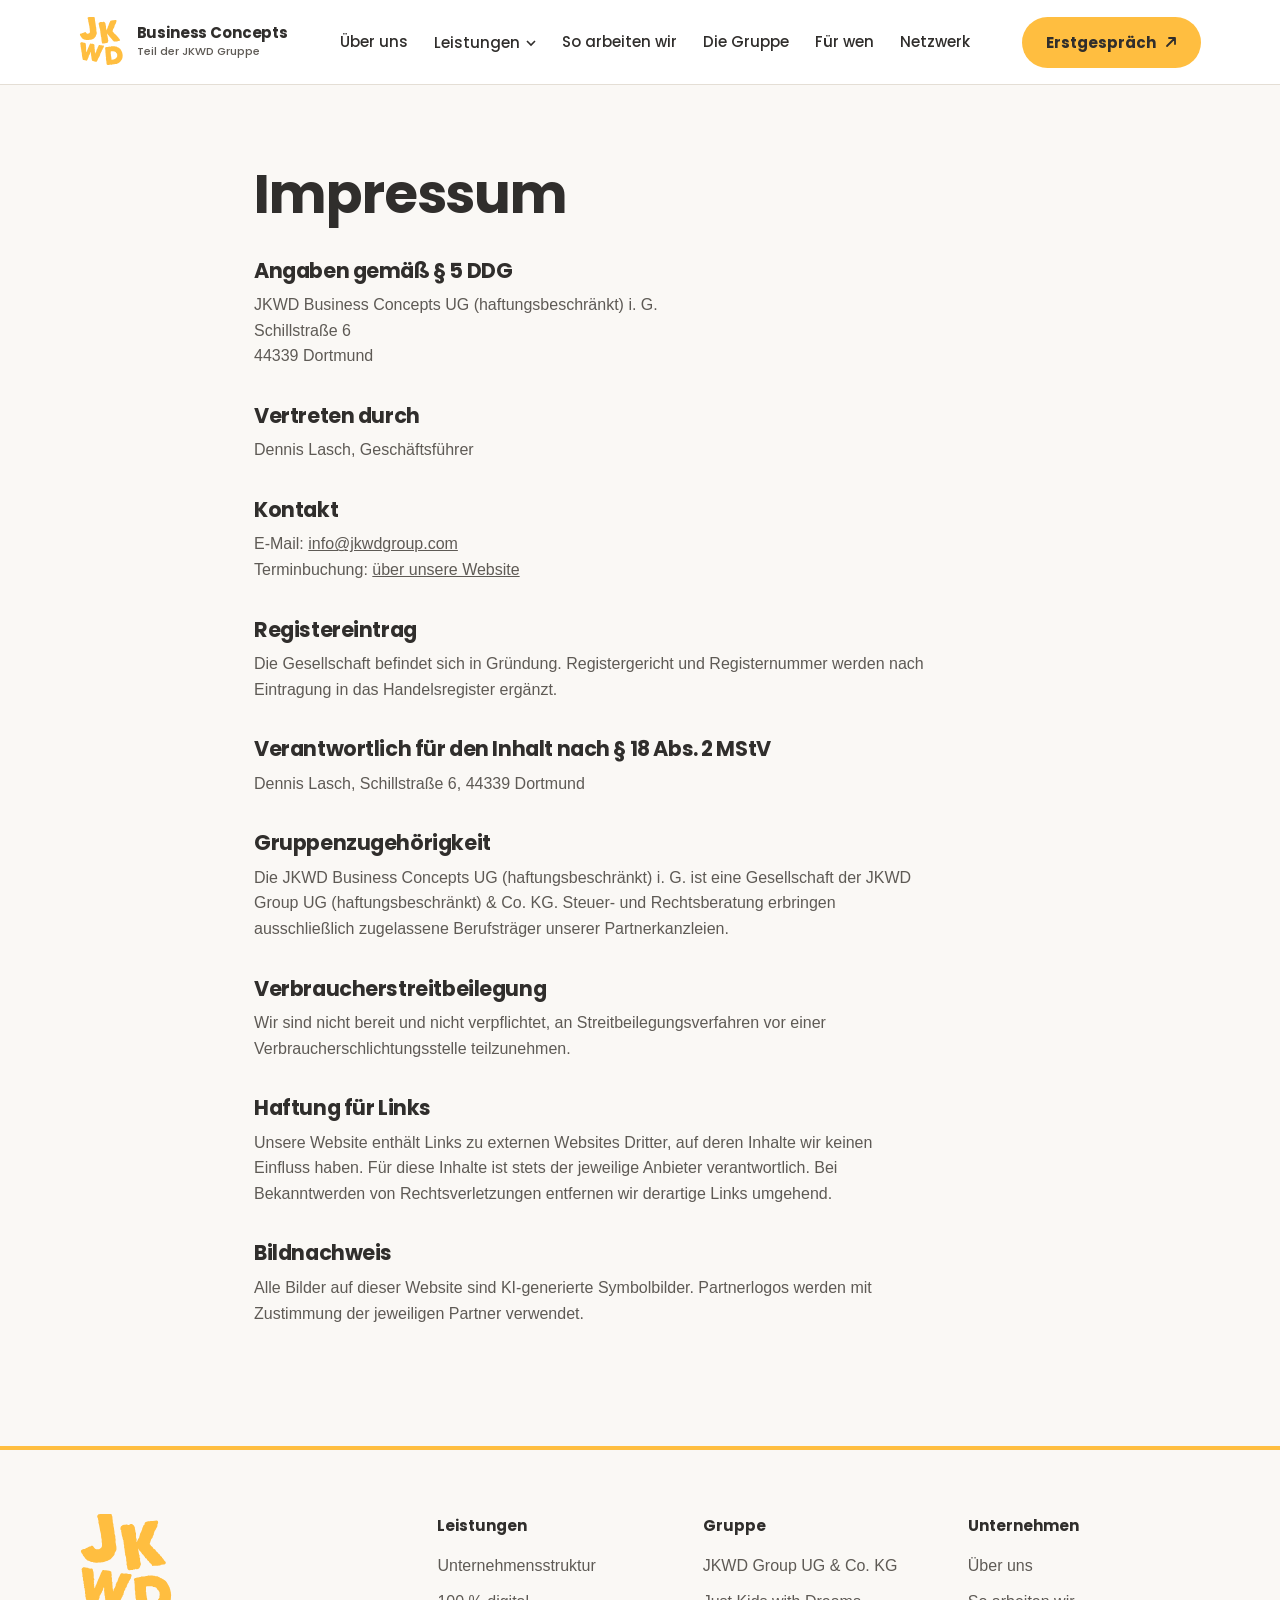
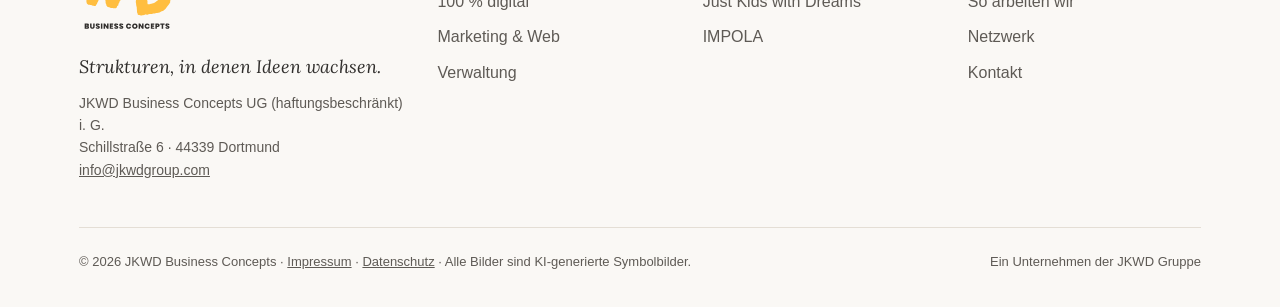
<file: impressum.html>
<!DOCTYPE html>
<html lang="de">
<head>
<meta charset="utf-8">
<meta name="viewport" content="width=device-width, initial-scale=1, viewport-fit=cover">
<title>Impressum – JKWD Business Concepts</title>

<link rel="icon" href="favicon.svg" type="image/svg+xml">
<link rel="apple-touch-icon" href="apple-touch-icon.png">
<link rel="stylesheet" href="assets/css/style.css">
<script src="assets/js/main.js" defer></script>
</head>
<body>
<svg width="0" height="0" style="position:absolute" aria-hidden="true">
  <defs><g id="jk"><path fill="#FFBE40" d="M576.1552734375,903.060546875c-2.99609375-1.498046875-6.7412109375-1.498046875-9.736328125-2.2470703125-3.7451171875,0-5.9921875-1.498046875-8.2392578125-3.7451171875-2.2470703125-.7490234375-5.2431640625-1.498046875-5.9921875-1.498046875-5.9921875,0-11.9833984375,0-17.2265625-2.2470703125-5.9921875-2.2470703125-11.2353515625-6.7412109375-17.2265625-8.98828125-5.2431640625-1.498046875-10.486328125-.7490234375-14.98046875-2.24609375-8.23828125-1.498046875-12.732421875-9.7373046875-17.9755859375-14.98046875-4.494140625-3.7451171875-9.7373046875-5.9921875-13.4814453125-9.736328125-3.7451171875-3.7451171875-5.9921875-8.98828125-8.2392578125-14.2314453125-3.7451171875-6.7412109375-11.2353515625-11.234375-14.98046875-17.9755859375-2.24609375-2.99609375-3.744140625-5.9921875-4.4931640625-8.98828125-.7490234375-3.7451171875-.7490234375-7.4892578125-2.99609375-9.736328125-2.99609375-2.2470703125-5.9921875-4.494140625-8.2392578125-7.490234375-4.494140625-7.490234375-8.9873046875-14.9794921875-10.4853515625-23.21875-2.2470703125-16.478515625,17.9755859375-23.9677734375,34.453125-26.9638671875,2.99609375,0,5.9921875,0,8.98828125-1.498046875,6.740234375-2.2470703125,11.9833984375-8.98828125,18.724609375-11.2353515625,4.494140625-2.2470703125,10.486328125-1.498046875,14.23046875-4.4931640625,5.9921875-4.494140625,12.7333984375-9.7373046875,19.474609375-11.984375,4.4931640625-.7490234375,9.736328125-.7490234375,13.4814453125.7490234375,2.99609375-2.99609375,5.2431640625-6.7412109375,8.98828125-8.2392578125,2.99609375-2.2470703125,6.740234375-2.2470703125,9.736328125-2.2470703125,2.99609375.7490234375,5.2431640625,1.498046875,6.7412109375,2.99609375,1.498046875,2.2470703125,4.494140625,5.9921875,5.2431640625,6.7412109375,2.2470703125,1.498046875,4.494140625,2.99609375,5.9912109375,5.2431640625,1.498046875,2.99609375,3.7451171875,5.9921875,5.2431640625,8.9873046875,2.2470703125,2.99609375,11.984375,11.984375,14.98046875,14.2314453125,1.498046875.7490234375,3.744140625,1.498046875,5.2421875,2.2470703125,4.494140625,1.498046875,9.7373046875,2.2470703125,14.2314453125,1.498046875,6.7412109375-.7490234375,21.720703125-1.498046875,25.4658203125-3.7451171875,1.498046875-.7490234375,6.740234375-5.2431640625,7.4892578125-5.9921875,3.7451171875-2.2470703125,8.2392578125-3.7451171875,11.2353515625-7.490234375,5.9921875-6.740234375,8.98828125-15.728515625,9.7373046875-24.716796875.7490234375-8.23828125.7490234375-17.2265625,0-25.46484375-.7490234375-7.490234375-2.99609375-14.2314453125-3.7451171875-20.97265625,0-8.23828125,1.498046875-16.4775390625,0-25.4658203125-1.498046875-8.9873046875-4.494140625-17.9755859375-5.9921875-26.962890625-1.498046875-11.984375.7490234375-24.716796875-2.99609375-36.701171875-2.99609375-11.9833984375-6.7412109375-23.21875-8.98828125-35.951171875-4.4931640625-20.9716796875-6.740234375-41.9443359375-11.234375-62.916015625-2.2470703125-8.23828125-5.9921875-15.728515625-7.490234375-24.716796875-.7490234375-5.9912109375,0-12.732421875,1.498046875-18.724609375-3.7451171875-11.234375-7.4892578125-25.4658203125-8.23828125-35.951171875-1.498046875-1.498046875-2.99609375-3.7451171875-4.494140625-5.9921875-5.2431640625-10.486328125-2.99609375-26.21484375,6.740234375-32.20703125,3.7451171875-2.99609375,8.98828125-4.494140625,13.482421875-3.7451171875,5.2431640625-5.2421875,14.23046875-8.23828125,21.720703125-7.4892578125,2.2470703125.7490234375,3.7451171875,0,5.9921875,0,6.740234375-2.2470703125,13.4814453125-2.99609375,20.22265625-2.99609375s12.732421875-2.2470703125,18.724609375-.7490234375c.7490234375,0,1.498046875-.7490234375,2.2470703125-.7490234375,8.2392578125-3.7451171875,17.2265625-3.7451171875,26.9638671875-2.99609375,4.494140625-1.498046875,9.736328125-2.2470703125,14.9794921875-2.99609375s10.486328125-.7490234375,14.98046875,2.2470703125c4.4931640625,2.2470703125,8.9873046875,6.7412109375,11.9833984375,11.2353515625,2.99609375,4.4931640625,2.99609375,8.9873046875,5.2431640625,13.4814453125,2.2470703125,5.2431640625,5.2431640625,9.7373046875,5.9921875,14.9794921875,1.498046875,7.490234375,1.498046875,14.2314453125,1.498046875,21.720703125,0,6.7412109375,2.2470703125,14.2314453125,2.9951171875,20.97265625.7490234375,8.9873046875,0,17.2265625,1.498046875,26.2138671875,1.498046875,7.490234375,5.9921875,14.2314453125,6.7412109375,21.7216796875.7490234375,5.2421875,0,10.4853515625-.7490234375,15.728515625,0,2.99609375,1.498046875,5.2431640625,2.2470703125,8.2392578125,5.2431640625,12.732421875,5.2431640625,26.962890625,6.7412109375,40.4453125,1.498046875,8.2392578125,3.7451171875,15.728515625,3.7451171875,23.9677734375.7490234375,2.99609375-.7490234375,17.2265625.7490234375,20.22265625,2.9951171875,8.2392578125,7.4892578125,15.728515625,8.23828125,23.9677734375,1.498046875,6.7412109375-.7490234375,14.23046875.7490234375,21.720703125.7490234375,6.7412109375,2.99609375,13.482421875,3.7451171875,20.22265625,0,3.7451171875-2.99609375,23.9677734375-1.498046875,28.4619140625,2.2470703125,9.7373046875,3.7451171875,20.9716796875,5.2431640625,31.4580078125,0,1.498046875,3.7451171875,11.9833984375,3.7451171875,13.4814453125.7490234375,5.9921875,2.2470703125,31.4580078125.7490234375,37.4501953125-2.2470703125,14.23046875-10.486328125,26.21484375-17.9765625,37.44921875-2.24609375,4.494140625-2.9951171875,9.7373046875-2.9951171875,14.98046875-.7490234375,4.494140625-2.2470703125,9.736328125-5.2431640625,13.4814453125-8.98828125,11.984375-20.22265625,22.4697265625-29.9599609375,33.705078125-3.7451171875,3.7451171875-6.7412109375,8.23828125-10.4853515625,11.9833984375-6.7412109375,5.2431640625-16.478515625,5.9921875-23.9677734375,10.486328125-5.2431640625,3.7451171875-10.486328125,7.4892578125-17.2275390625,9.736328125-8.23828125,2.99609375-17.2265625,4.494140625-26.21484375,7.490234375-6.740234375,2.99609375-14.23046875,4.494140625-21.720703125,4.494140625-2.2470703125.7490234375-10.4853515625-.7490234375-11.9833984375,0-5.2431640625,1.498046875-10.486328125,2.99609375-16.478515625,3.7451171875-5.9912109375.7490234375-12.732421875-2.2470703125-18.724609375,0-8.9873046875,2.2470703125-37.44921875,3.7451171875-46.4375,1.498046875Z"/><path fill="#FFBE40" d="M964.1328125,987.6962890625c-6.7412109375-3.7451171875-10.4853515625-11.234375-13.4814453125-18.724609375-2.99609375-6.7412109375-2.2470703125-13.482421875-2.2470703125-20.9716796875,0,0-.7490234375,0-.7490234375-.7490234375-2.2470703125-3.7451171875-2.99609375-8.98828125-2.99609375-13.482421875-2.2470703125-2.99609375-3.7451171875-5.9912109375-4.494140625-8.9873046875,0-4.494140625,2.2470703125-8.2392578125,1.498046875-12.7333984375-.7490234375-3.7451171875,0-7.4892578125.7490234375-11.234375,0-1.498046875-2.2470703125-4.494140625-2.2470703125-5.9921875,0-.7490234375,0-4.494140625-.7490234375-5.9921875-3.7451171875-5.2431640625-2.2470703125-12.732421875-2.2470703125-18.724609375,0-5.2431640625-.7490234375-10.486328125-.7490234375-14.9794921875,0-2.2470703125-.7490234375-3.7451171875-1.498046875-5.2431640625-.7490234375-3.7451171875-.7490234375-7.490234375,0-11.984375-3.7451171875-3.744140625-4.4931640625-8.9873046875-5.2421875-14.23046875-2.99609375-2.99609375-5.2431640625-7.490234375-5.2431640625-11.2353515625,0-3.744140625,1.498046875-8.23828125.7490234375-11.9833984375-1.498046875-2.99609375-2.2470703125-6.7412109375-2.2470703125-10.486328125,0-2.2470703125-1.498046875-3.744140625-1.498046875-5.2421875-1.498046875-3.7451171875,0-8.2392578125-.7490234375-11.984375v-3.7451171875c-1.498046875-3.7451171875-2.2470703125-8.2392578125-2.2470703125-12.732421875-.7490234375-4.494140625-.7490234375-8.2392578125-1.498046875-12.7333984375,0-1.498046875-3.7451171875-12.732421875-4.494140625-14.9794921875,0-3.7451171875,1.498046875-7.490234375.7490234375-11.2353515625v-10.4853515625c-5.2431640625-10.486328125-5.2431640625-23.21875-5.2431640625-35.9521484375-1.4970703125-2.2470703125-2.24609375-5.2431640625-2.24609375-7.490234375v-12.732421875c-7.490234375-9.7373046875-8.98828125-21.720703125-10.486328125-33.705078125,0-1.498046875-.7490234375-2.99609375-.7490234375-3.744140625,0-1.498046875-1.498046875-3.7451171875-2.2470703125-4.494140625-1.498046875-2.2470703125-4.494140625-14.98046875-5.2431640625-17.9765625-2.2470703125-9.736328125-3.7451171875-19.4736328125-3.7451171875-29.958984375-2.24609375-2.2470703125-3.744140625-5.9921875-3.744140625-9.7373046875,0-1.498046875.7490234375-7.490234375,2.2470703125-11.9833984375-2.99609375-2.99609375-6.7412109375-5.2431640625-8.2392578125-8.98828125-4.494140625-9.7373046875-1.498046875-30.708984375,5.2431640625-39.6962890625,2.2470703125-2.99609375,5.9912109375-5.9921875,10.4853515625-7.490234375,1.498046875-.7490234375,8.98828125-5.9921875,10.486328125-6.7412109375,8.23828125-2.99609375,17.9755859375-2.2470703125,26.21484375-3.7451171875,8.23828125-.7490234375,16.4775390625-2.2470703125,24.716796875-1.498046875,5.2421875.7490234375,9.736328125,2.99609375,14.23046875,5.2431640625,5.9921875-2.99609375,10.486328125-8.23828125,17.2265625-10.4853515625,7.490234375-2.99609375,17.2275390625-.7490234375,24.716796875,2.2470703125,5.2431640625,2.24609375,9.7373046875,5.9912109375,12.7333984375,10.4853515625,0,0,0,.7490234375.7490234375.7490234375,4.494140625,2.2470703125,8.23828125,8.2392578125,8.9873046875,13.482421875,0,.7490234375,2.2470703125,2.24609375,2.99609375,2.9951171875,1.498046875,2.2470703125,2.2470703125,5.2431640625,2.2470703125,8.2392578125.7490234375,5.2431640625,2.2470703125,11.2353515625,1.498046875,16.4775390625-.7490234375,2.2470703125,2.99609375,5.9921875,2.99609375,8.2392578125.7490234375.7490234375,0,7.490234375.7490234375,8.2392578125,0,.7490234375,1.498046875,2.2470703125,1.498046875,2.99609375,1.498046875,3.744140625.7490234375,8.23828125,0,12.732421875,0,.7490234375,0,1.498046875.7490234375,1.498046875,2.99609375,2.99609375,4.494140625,5.9921875,4.494140625,8.98828125,2.2470703125,5.2421875,2.99609375,11.234375,2.2470703125,16.4775390625-1.498046875,7.490234375-.7490234375,22.4697265625,0,38.947265625.7490234375,1.498046875.7490234375,3.7451171875,1.498046875,5.2431640625,0,.7490234375,2.2470703125,2.99609375,2.2470703125,3.7451171875,4.4931640625,5.2431640625,3.7451171875,20.9716796875,1.498046875,27.712890625,0,.7490234375,0,1.498046875-.7490234375,2.2470703125.7490234375,4.4931640625,1.498046875,7.4892578125,2.99609375,9.736328125,0,1.498046875.748046875,2.2470703125.748046875,3.7451171875.7490234375-.7490234375.7490234375-1.498046875,1.498046875-1.498046875,5.9921875-11.9833984375,9.7373046875-24.716796875,15.7294921875-36.7001953125,2.99609375-5.2431640625,6.740234375-9.7373046875,10.4853515625-14.98046875v-4.4931640625c.7490234375-1.498046875,2.2470703125-4.494140625,2.2470703125-5.2431640625-.7490234375-3.7451171875,0-8.2392578125,2.2470703125-11.2353515625,0-.7490234375.7490234375-1.498046875,1.498046875-2.2470703125.7490234375-5.9912109375,1.498046875-11.234375,3.7451171875-17.2265625,2.2470703125-6.7412109375,5.9921875-12.732421875,9.7373046875-19.4736328125l.748046875-.7490234375c0-4.494140625,2.2470703125-8.2392578125,5.2431640625-11.2353515625.7490234375-.7490234375,0-2.2470703125,0-2.99609375,0-3.744140625,2.99609375-7.4892578125,5.2431640625-10.4853515625,0-2.2470703125,1.498046875-4.494140625,2.2470703125-6.7412109375v-5.9921875c.7490234375-1.498046875,1.498046875-3.744140625,2.2470703125-5.9912109375.7490234375-2.99609375,1.498046875-5.2431640625,2.99609375-6.7412109375,1.498046875-2.2470703125,1.498046875-5.9921875,2.99609375-8.2392578125.7490234375-1.498046875,2.9951171875-5.2421875,3.744140625-6.740234375,0-3.7451171875,0-7.490234375,2.2470703125-10.486328125,2.2470703125-4.494140625,6.7412109375-8.2392578125,11.984375-10.486328125.7490234375-1.4970703125,1.498046875-2.9951171875,2.2470703125-4.4931640625-1.498046875-7.490234375,2.2470703125-20.2236328125,8.9873046875-23.9677734375,3.7451171875-1.498046875,22.4697265625-7.490234375,26.21484375-8.2392578125,4.494140625-.7490234375,8.2392578125,0,12.7333984375-.7490234375s22.4697265625-5.2431640625,26.9638671875-4.494140625c1.498046875,0,4.4931640625,1.498046875,5.2421875,1.498046875,4.494140625-.7490234375,9.7373046875-2.2470703125,14.2314453125-1.498046875,14.23046875,0,28.4619140625-4.494140625,42.6923828125-4.494140625,13.4814453125-.7490234375,18.724609375,14.98046875,16.4775390625,27.712890625-.7490234375,6.7412109375-5.2421875,12.7333984375-8.23828125,18.724609375-1.498046875,1.498046875.7490234375,10.486328125.7490234375,12.7333984375-.7490234375,11.234375-8.98828125,20.9716796875-14.2314453125,30.708984375-1.498046875,3.744140625-2.99609375,7.4892578125-5.2431640625,11.234375-2.9951171875,5.2431640625-6.740234375,9.7373046875-10.4853515625,14.2314453125-2.2470703125,2.24609375-2.2470703125,5.9912109375-2.99609375,8.9873046875-.7490234375,5.9921875-3.7451171875,11.2353515625-6.7412109375,17.2265625-.7490234375.7490234375-1.498046875,2.2470703125-1.498046875,3.7451171875,1.498046875,5.9921875.7490234375,12.7333984375-2.2470703125,17.9765625-2.24609375,3.744140625-9.736328125,15.728515625-9.736328125,19.4736328125.7490234375,4.494140625-1.498046875,8.9873046875-3.7451171875,11.9833984375-3.7451171875,5.2431640625-8.98828125,9.7373046875-11.9833984375,14.98046875-4.494140625,5.9912109375-11.984375,37.44921875-14.2314453125,44.1904296875,0,2.2470703125-2.2470703125,9.736328125-3.7451171875,11.234375-.7490234375.7490234375-2.2470703125,1.498046875-2.99609375,2.2470703125,5.2431640625,2.2470703125,9.7373046875,5.9921875,12.7333984375,10.486328125,1.498046875,2.99609375,2.2470703125,6.7412109375,2.99609375,9.736328125,0,1.498046875,1.498046875,2.2470703125,2.2470703125,2.99609375,5.9912109375,3.7451171875,12.732421875,7.490234375,17.9755859375,12.7333984375,2.99609375,2.99609375,4.494140625,6.740234375,5.2431640625,11.234375.7490234375,1.498046875,1.498046875,3.7451171875,2.99609375,4.494140625,9.736328125,6.7412109375,21.720703125,11.2353515625,26.962890625,20.9716796875,2.2470703125,2.99609375,2.99609375,7.490234375,4.494140625,10.486328125,1.498046875.7490234375,3.7451171875,2.2470703125,3.7451171875,2.99609375,2.2470703125,1.498046875,5.9921875,1.498046875,7.490234375,3.7451171875,5.9921875,5.2421875,11.9833984375,11.234375,14.9794921875,18.724609375.7490234375.7490234375.7490234375,1.498046875,1.498046875,1.498046875.7490234375.7490234375,1.498046875,2.2470703125,2.2470703125,2.99609375,1.498046875.7490234375,2.99609375,1.498046875,4.494140625,2.99609375.7490234375.7490234375,4.494140625,1.498046875,5.2431640625,2.2470703125,3.744140625,1.4970703125,5.9912109375,6.740234375,5.9912109375,11.234375.7490234375.7490234375,1.498046875,2.2470703125,2.2470703125,2.99609375l5.9921875,5.9921875c1.498046875.7490234375,2.99609375,1.498046875,3.7451171875,2.2470703125,0,0,0,.7490234375.7490234375,1.498046875.7490234375,1.4970703125,1.498046875,2.24609375,2.2470703125,2.9951171875,1.498046875.7490234375,2.99609375,1.498046875,3.7451171875,2.2470703125.7490234375,1.498046875,1.498046875,2.2470703125,2.24609375,4.494140625,1.498046875,1.498046875,2.2470703125,4.494140625,2.99609375,6.7412109375,2.2470703125,1.498046875,4.494140625,4.494140625,6.7412109375,6.7412109375,2.99609375,3.744140625,5.9921875,6.740234375,7.490234375,11.234375,3.7451171875,4.494140625,8.23828125,8.2392578125,9.736328125,13.482421875.7490234375.748046875.7490234375,2.9951171875,1.498046875,2.9951171875,3.7451171875,2.99609375,7.490234375,5.2431640625,10.486328125,8.98828125,6.7412109375,8.98828125,4.494140625,20.9716796875-5.2431640625,26.21484375-7.490234375,3.7451171875-16.4775390625,1.498046875-23.9677734375,3.7451171875-6.7412109375,2.99609375-14.9794921875,2.99609375-22.4697265625,3.7451171875-2.2470703125,3.744140625-5.9921875,6.740234375-10.486328125,7.4892578125-4.4931640625,1.498046875-9.736328125.7490234375-14.9794921875,0-4.494140625,0-8.98828125,2.99609375-14.23046875,3.7451171875-6.7412109375.7490234375-12.7333984375-.7490234375-19.474609375-1.498046875-3.744140625,0-7.4892578125,2.2470703125-11.9833984375,2.2470703125-3.7451171875.7490234375-8.2392578125-.7490234375-11.984375,0-.748046875,0-5.9912109375,1.498046875-6.740234375,1.498046875-4.494140625,0-8.98828125-2.99609375-11.2353515625-6.7412109375-.7490234375-2.2470703125-.7490234375-3.7451171875-.7490234375-5.9912109375-2.99609375-1.498046875-5.9921875-3.7451171875-8.23828125-6.7412109375-5.2431640625-7.490234375-14.98046875-11.2353515625-20.2236328125-18.724609375-2.24609375-2.99609375-4.4931640625-6.7412109375-5.2421875-10.486328125-.7490234375-1.498046875-.7490234375-3.7451171875-1.498046875-4.494140625-6.7412109375-5.2431640625-14.2314453125-8.9873046875-18.7255859375-15.728515625-2.9951171875-3.7451171875-4.4931640625-8.98828125-5.2421875-13.4814453125-5.2431640625-2.99609375-11.2353515625-5.2431640625-15.7294921875-8.98828125-3.744140625-3.7451171875-5.9912109375-9.7373046875-5.9912109375-14.98046875-5.2431640625-2.9951171875-11.984375-6.740234375-14.2314453125-12.732421875,0-.7490234375-.7490234375-3.7451171875-1.498046875-4.494140625-3.7451171875-5.2431640625-11.234375-6.740234375-14.9794921875-11.9833984375s-5.2431640625-12.7333984375-10.486328125-17.2275390625c-7.4892578125-8.23828125-16.4775390625-15.728515625-23.21875-24.716796875-.7490234375-2.2470703125-5.2421875-11.234375-6.740234375-12.732421875-2.2470703125-2.99609375-4.494140625-5.2431640625-6.7412109375-8.2392578125,1.498046875,6.7412109375,2.2470703125,12.7333984375,3.7451171875,18.724609375,1.498046875,10.486328125,5.2421875,20.2236328125,5.2421875,30.708984375.7490234375,2.2470703125.7490234375,4.494140625.7490234375,5.9921875,1.498046875,3.7451171875,2.2470703125,7.490234375,2.2470703125,11.2353515625,2.99609375,3.744140625,5.2431640625,8.23828125,5.9921875,12.732421875s-.7490234375,8.2392578125-1.498046875,11.984375c2.2470703125,4.4931640625,2.2470703125,9.736328125,2.99609375,14.9794921875.7490234375,0,2.2470703125,1.498046875,2.2470703125,2.2470703125.7490234375.7490234375,2.99609375,5.2431640625,2.99609375,6.7412109375.7490234375,5.2421875-1.498046875,11.234375-2.99609375,16.4775390625,3.7451171875,5.2431640625,3.7451171875,12.732421875,4.494140625,19.4736328125,0,.7490234375,1.498046875,2.99609375,1.498046875,3.7451171875,2.2470703125,4.494140625,2.99609375,10.4853515625,4.494140625,14.9794921875,2.9951171875,7.490234375-.7490234375,19.4736328125-6.7412109375,27.712890625-2.2470703125,8.98828125-8.2392578125,23.21875-12.7333984375,27.712890625-3.7451171875,4.494140625-9.736328125,7.490234375-15.728515625,8.2392578125-6.7412109375,1.498046875-13.4814453125,0-20.22265625-2.2470703125-.7490234375-.7490234375-1.498046875-1.498046875-2.2470703125-.7490234375-3.7451171875,2.99609375-8.2392578125,5.9912109375-13.482421875,7.4892578125-4.494140625,1.498046875-8.9873046875,1.498046875-14.23046875,1.498046875-.7490234375,0-2.2470703125.7490234375-3.7451171875.7490234375-.7490234375.7490234375-5.2431640625,4.494140625-5.9921875,4.494140625-2.2470703125.7490234375-5.2431640625.7490234375-7.4892578125,0-1.498046875,0-8.2392578125-1.498046875-11.2353515625-1.498046875-2.99609375.7490234375-5.2431640625,1.498046875-7.490234375,2.2470703125-5.9912109375,2.2470703125-13.4814453125,2.99609375-17.9755859375-.7490234375Z"/><path fill="#FFBE40" d="M806.1728515625,1422.3564453125c-3.599609375,0-7.7998046875-1.2001953125-11.400390625-1.2001953125-4.7998046875,0-10.2001953125.6005859375-14.3994140625-1.19921875-1.2001953125,0-1.80078125-1.2001953125-3-1.2001953125-2.400390625.599609375-5.400390625,1.2001953125-7.80078125.599609375-6,0-11.3994140625-5.400390625-17.400390625-7.2001953125-7.19921875-1.7998046875-14.3994140625-4.2001953125-22.2001953125-5.3994140625-3.599609375-.6005859375-8.3994140625-1.80078125-10.19921875-5.400390625-1.2001953125-1.2001953125-1.80078125-3-2.400390625-4.7998046875-4.7998046875-1.7998046875-8.400390625-7.2001953125-7.2001953125-14.400390625,0-1.7998046875-1.2001953125-8.400390625-1.2001953125-9.6005859375,0-1.19921875-3.599609375-3.599609375-4.7998046875-4.7998046875-1.7998046875-3.599609375-1.7998046875-17.400390625-1.7998046875-21.599609375-.6005859375-3-1.7998046875-5.400390625-1.7998046875-8.400390625-.6005859375-3-.6005859375-6.6005859375-.6005859375-9.6005859375,0-1.7998046875-1.2001953125-3.599609375-1.7998046875-4.7998046875-.6005859375-2.3994140625,0-10.2001953125,0-12.599609375-4.7998046875-4.80078125-2.400390625-14.400390625-2.400390625-21.6005859375v-.599609375c-1.2001953125-3-3-5.400390625-3.599609375-8.400390625-.6005859375-2.400390625-2.400390625-15-2.400390625-18,0-1.2001953125.6005859375-3.6005859375.6005859375-6-.6005859375-1.80078125-1.2001953125-4.2001953125-1.2001953125-6v-3c-.6005859375-1.2001953125-.6005859375-2.400390625-1.2001953125-4.2001953125-.599609375-2.400390625,0-5.400390625,0-8.400390625,0-1.2001953125-1.7998046875-3.599609375-1.7998046875-4.7998046875-1.7998046875-4.2001953125-1.2001953125-13.80078125.599609375-20.400390625-.599609375-1.7998046875-.599609375-3.599609375-.599609375-5.400390625-.6005859375-1.7998046875,1.2001953125-9,.599609375-10.2001953125-1.2001953125-3.599609375-1.7998046875-6.599609375-2.3994140625-10.2001953125-3,3.0009765625-6.0009765625,6.0009765625-9.0009765625,9.6005859375.6005859375,1.7998046875.6005859375,4.2001953125.6005859375,6v1.7998046875c0,4.2001953125-1.7998046875,8.400390625-4.2001953125,12,0,1.2001953125,0,2.400390625-.599609375,3-1.80078125,3.6005859375-5.400390625,6.6005859375-6.6005859375,10.2001953125-.599609375,2.400390625-1.7998046875,4.2001953125-3,6.6005859375-.599609375,0,0,1.7998046875,0,2.3994140625,0,5.400390625-4.2001953125,9.0009765625-7.2001953125,13.80078125-1.7998046875,4.2001953125-3.599609375,8.3994140625-6,12-1.2001953125,1.7998046875-1.7998046875,3-3,4.2001953125-.599609375,1.2001953125-1.2001953125,1.7998046875-1.7998046875,3,0,4.7998046875-4.2001953125,8.3994140625-7.2001953125,11.400390625-.599609375.599609375-1.7998046875,1.7998046875-2.400390625,3.599609375.6005859375,4.7998046875,1.2001953125,9,0,13.2001953125,0,1.2001953125-.599609375,2.3994140625-.599609375,4.2001953125-.599609375,2.3994140625-.599609375,4.7998046875-1.7998046875,7.2001953125-1.2001953125,2.3994140625-6.6005859375,10.2001953125-6.6005859375,12.599609375.6005859375,3.6005859375,0,6.6005859375-1.19921875,9.6005859375-.6005859375,1.19921875-4.2001953125,4.7998046875-4.2001953125,6-1.2001953125,4.2001953125-1.80078125,7.7998046875-4.2001953125,11.3994140625-.6005859375,1.2001953125-6,8.400390625-6.6005859375,9.6005859375,0,1.2001953125-.599609375,5.400390625-.599609375,6.599609375-1.2001953125,6-5.400390625,12-9.6005859375,16.2001953125-2.3994140625,4.2001953125-3.599609375,10.2001953125-7.19921875,13.2001953125-1.80078125,1.2001953125-3.6005859375,1.80078125-5.400390625,2.400390625-1.7998046875,1.2001953125-4.2001953125,2.400390625-7.2001953125,2.400390625-4.7998046875,0-9.599609375-1.80078125-12-5.400390625-3,1.2001953125-6,1.7998046875-9,1.2001953125-4.7998046875,0-9-2.400390625-13.2001953125-4.2001953125s-8.400390625-1.7998046875-13.2001953125-3c-3.599609375-.6005859375-7.2001953125-2.400390625-10.7998046875-3.6005859375-2.400390625-.599609375-4.80078125,0-7.2001953125,0-3,.6005859375-5.400390625,0-8.400390625-1.19921875-6-1.80078125-16.2001953125-11.400390625-17.400390625-18.0009765625-.599609375-2.3994140625.6005859375-5.3994140625-1.2001953125-7.7998046875-3.599609375-6.599609375-1.7998046875-15-1.19921875-22.7998046875,0-6.6005859375-5.400390625-12.6005859375-7.2001953125-19.2001953125-1.2001953125-6-1.2001953125-12-1.7998046875-18.0009765625,0-.599609375-.6005859375-1.19921875-1.2001953125-1.7998046875-2.400390625-3-4.2001953125-7.2001953125-3.6005859375-10.7998046875,0-4.7998046875,1.2001953125-10.2001953125,2.400390625-15,.599609375-4.2001953125-3.599609375-7.80078125-4.2001953125-12-1.2001953125-3-1.7998046875-6-1.2001953125-9,0-3.6005859375,1.80078125-16.80078125.6005859375-19.80078125-1.80078125-4.2001953125-3.6005859375-7.7998046875-4.2001953125-12-.6005859375-6,.599609375-12.599609375,0-19.2001953125,0-.599609375-2.400390625-1.2001953125-2.400390625-1.7998046875-3-2.400390625-4.7998046875-6-4.7998046875-9,0-4.80078125,1.7998046875-9.6005859375,3-13.80078125-2.400390625-1.7998046875-4.7998046875-4.7998046875-5.400390625-7.7998046875-.599609375-4.7998046875,1.2001953125-9.599609375,1.80078125-14.400390625-3-3.599609375-5.400390625-8.3994140625-6-12.599609375-.6005859375-6,2.3994140625-12,1.7998046875-18,0-1.80078125-4.80078125-9-5.400390625-10.80078125-4.2001953125-9-3-19.7998046875-2.400390625-30,0-1.2001953125.6005859375-4.2001953125,0-4.7998046875-3-3-6-6.6005859375-6.599609375-10.80078125-.599609375-3.599609375,0-7.19921875.599609375-10.7998046875,0-1.2001953125,1.80078125-6.599609375,1.2001953125-7.7998046875-1.2001953125-3.6005859375-2.3994140625-6.6005859375-3-10.2001953125-.599609375-5.400390625,0-10.7998046875,0-16.7998046875-2.3994140625-2.400390625-4.7998046875-6-4.7998046875-9.6005859375-.599609375-4.2001953125.599609375-8.400390625,1.7998046875-12-2.3994140625-3.6005859375-4.7998046875-7.7998046875-4.7998046875-12,0-6,3.599609375-15.6005859375,9.599609375-18,2.400390625-.6005859375,3.6005859375-4.2001953125,6-5.400390625,3-2.400390625,6.6005859375-3.599609375,10.80078125-3.599609375s8.3994140625,1.19921875,12.599609375,2.3994140625c4.2001953125.6005859375,9-1.2001953125,13.2001953125-.599609375,3,.599609375,6,2.3994140625,7.80078125,4.7998046875,4.7998046875-.599609375,9.599609375-1.7998046875,13.7998046875-.599609375,1.7998046875.599609375,3.599609375,3,5.400390625,4.19921875,4.19921875,1.80078125,9,3,13.19921875,4.2001953125,7.80078125,2.400390625,16.2001953125-.599609375,24.0009765625.6005859375,4.2001953125,0,8.3994140625,3,10.2001953125,6.599609375,1.7998046875,3.6005859375,1.19921875,7.2001953125,2.3994140625,10.7998046875,1.7998046875,8.400390625,5.400390625,16.80078125,6.6005859375,25.201171875,1.2001953125,5.3994140625.599609375,10.7998046875,1.2001953125,16.19921875.599609375,3.0009765625,1.7998046875,18.6005859375,1.7998046875,21.6005859375.599609375,7.7998046875-1.7998046875,15-.6005859375,22.2001953125,1.2001953125,7.2001953125,8.400390625,13.80078125,7.80078125,21,0,5.400390625-4.80078125,9.6005859375-8.400390625,13.2001953125,1.7998046875,6,4.7998046875,12.6005859375,4.7998046875,18.6005859375-.599609375,1.7998046875-3,11.400390625-3,13.7998046875,0,.6005859375,1.7998046875,2.400390625,2.400390625,3,3,5.400390625,3,10.2001953125,0,16.2001953125,1.2001953125,4.80078125,2.3994140625,10.2001953125,3,15.6005859375,0,6.599609375,1.2001953125,13.7998046875,2.3994140625,20.400390625,1.2001953125-1.80078125,2.400390625-3,3.6005859375-4.80078125,0,0,.599609375-.599609375.599609375-1.19921875,1.2001953125-2.400390625,2.400390625-4.80078125,4.2001953125-6.6005859375v-.599609375c2.400390625-6.6005859375,2.400390625-13.2001953125,4.7998046875-19.2001953125,3-6.6005859375,8.400390625-13.2001953125,11.400390625-20.400390625,0-3,1.2001953125-6.6005859375,2.400390625-9.6005859375.599609375-.599609375,1.2001953125-1.7998046875,1.7998046875-2.3994140625.599609375-6,4.7998046875-12,7.7998046875-17.400390625.6005859375-.599609375,1.2001953125-1.7998046875,1.2001953125-3-.599609375-6,2.400390625-12,6-17.400390625,1.7998046875-3,3-6.599609375,4.2001953125-10.2001953125,1.7998046875-4.7998046875,4.7998046875-9,7.2001953125-13.7998046875,1.7998046875-3,2.3994140625-6.6005859375,3.599609375-10.2001953125,4.2001953125-9.599609375,8.400390625-19.2001953125,12.6005859375-28.80078125-.6005859375-3.599609375,0-8.3994140625,2.3994140625-10.7998046875,1.2001953125-1.2001953125,5.400390625-6.599609375,6-7.7998046875,2.400390625-5.400390625,4.80078125-10.7998046875,6.6005859375-15.6005859375,3.599609375-9,15.599609375-8.3994140625,24.6005859375-5.3994140625.599609375,0,1.19921875-.6005859375,1.7998046875-.6005859375,4.7998046875-.599609375,9-.599609375,13.7998046875-.599609375,5.400390625,0,10.2001953125,2.3994140625,15.6005859375,3,3.599609375,1.2001953125,7.7998046875,0,12,.599609375,2.3994140625.6005859375,4.7998046875,1.80078125,7.2001953125,3.6005859375,3,0,6.599609375,0,9.599609375.599609375,2.400390625.6005859375,5.400390625,2.400390625,7.7998046875,5.400390625,7.80078125,0,14.400390625,6,13.80078125,13.7998046875,0,1.7998046875-1.7998046875,6-.6005859375,7.2001953125,1.80078125,3.599609375,2.400390625,7.7998046875,1.80078125,12,1.19921875,1.7998046875,1.7998046875,3.6005859375,2.3994140625,5.400390625v2.3994140625c.6005859375,7.80078125-2.3994140625,16.80078125-3.599609375,24.6005859375,3,3,6,7.2001953125,6.599609375,11.400390625.6005859375,6.599609375-1.7998046875,13.2001953125-1.2001953125,19.7998046875,1.2001953125,4.7998046875,0,10.2001953125-.599609375,15,0,1.80078125.599609375,3,1.2001953125,4.2001953125,3,4.2001953125,6.599609375,9.6005859375,6,14.400390625,0,4.2001953125-1.7998046875,8.400390625-1.7998046875,13.2001953125.599609375,6,1.2001953125,12,1.7998046875,18,.599609375,4.2001953125,1.2001953125,7.7998046875,1.2001953125,11.400390625,0,2.3994140625-1.2001953125,10.2001953125-.6005859375,12,3.6005859375,10.7998046875,3,22.7998046875,6,33.6005859375.6005859375,1.7998046875.6005859375,6,.6005859375,10.7998046875.599609375-.599609375.599609375-1.2001953125.599609375-1.2001953125.6005859375-1.7998046875,4.2001953125-7.2001953125,4.2001953125-8.400390625,0-3-.599609375-6,0-9,.599609375-4.7998046875,3.6005859375-9,6-12.599609375,4.2001953125-5.400390625,8.400390625-10.2001953125,10.7998046875-16.80078125,2.400390625-6,4.80078125-12,7.2001953125-18,.6005859375-2.3994140625,1.80078125-4.2001953125,1.2001953125-6.599609375-1.2001953125-3.6005859375-.599609375-7.7998046875.6005859375-10.7998046875,1.7998046875-3.0009765625,4.19921875-4.80078125,4.7998046875-7.80078125,2.3994140625-7.2001953125,4.2001953125-15,9.599609375-19.7998046875,1.2001953125-1.2001953125,5.400390625-4.2001953125,5.400390625-6,.599609375-3,.599609375-6,1.2001953125-9,1.2001953125-4.80078125,3.599609375-9,6-13.2001953125,2.3994140625-4.2001953125,1.2001953125-9.6005859375,3-13.80078125,2.3994140625-3.599609375,6-6.599609375,7.7998046875-10.7998046875,2.400390625-4.7998046875,3-10.2001953125,4.7998046875-15,1.2001953125-1.7998046875,6-7.7998046875,6.6005859375-9.6005859375.599609375-4.19921875,1.2001953125-9,3.599609375-12,2.400390625-3,12.6005859375-7.2001953125,16.2001953125-7.7998046875,8.400390625-1.7998046875,18,1.7998046875,25.80078125,5.400390625,3.599609375-2.400390625,9-2.400390625,13.7998046875-2.400390625,5.400390625.599609375,12-1.7998046875,17.400390625.599609375,4.7998046875,2.400390625,10.2001953125,6.0009765625,15.599609375,6.6005859375,4.80078125,0,25.80078125.599609375,30.0009765625,1.7998046875,15,4.7998046875,7.2001953125,24,0,38.400390625-.6005859375,1.7998046875-1.2001953125,3.6005859375-1.2001953125,6,.599609375,2.400390625-1.2001953125,6.6005859375-3,8.400390625-1.2001953125,1.2001953125-3,1.7998046875-4.2001953125,3-2.400390625,4.7998046875-3.599609375,10.2001953125-6.599609375,14.400390625-.6005859375,1.19921875-7.80078125,6.599609375-8.400390625,8.3994140625,0,1.2001953125.599609375,6,.599609375,7.80078125.6005859375,5.3994140625-4.2001953125,10.2001953125-7.2001953125,14.3994140625-3,3.6005859375-5.3994140625,7.80078125-9.599609375,10.2001953125,0,3,0,6.6005859375-.599609375,9.6005859375-1.2001953125,4.2001953125-4.2001953125,7.2001953125-7.2001953125,9.599609375,0,4.2001953125.599609375,8.400390625,0,12.6005859375-1.2001953125,4.7998046875-6,8.400390625-9.6005859375,11.400390625-1.7998046875,1.19921875-6,5.3994140625-6,8.3994140625,0,2.400390625,1.2001953125,5.400390625,0,8.400390625-.599609375,2.400390625-3,5.400390625-5.400390625,7.2001953125-.599609375.599609375-2.3994140625,5.3994140625-2.3994140625,6-2.400390625,4.2001953125-6,7.7998046875-8.400390625,11.400390625-.599609375,1.19921875.6005859375,3.599609375,1.2001953125,4.7998046875.599609375,6-3,12-6.6005859375,17.400390625-.599609375.599609375,0,1.19921875.6005859375,2.3994140625,1.2001953125,3.6005859375.599609375,8.400390625-1.2001953125,12-2.400390625,4.2001953125-6,7.2001953125-9.599609375,10.80078125,1.19921875,3.599609375,1.19921875,7.7998046875-.6005859375,10.7998046875-2.3994140625,3.599609375-5.400390625,6.599609375-8.400390625,9.599609375,0,4.2001953125-1.19921875,8.400390625-3.599609375,11.400390625-1.2001953125,1.2001953125-5.400390625,4.2001953125-5.400390625,6,0,1.80078125,0,4.2001953125-.599609375,6-3.599609375,9.6005859375-12.6005859375,16.80078125-17.400390625,25.80078125-1.7998046875,2.3994140625,0,6-.599609375,9-1.2001953125,6.599609375-7.80078125,11.400390625-12,16.7998046875-1.2001953125.6005859375,1.19921875,3,1.7998046875,4.80078125.599609375,3.599609375-.6005859375,8.3994140625-3.6005859375,11.3994140625-1.19921875,1.2001953125-9,4.80078125-9.599609375,7.2001953125-1.7998046875,2.400390625-5.400390625,16.7998046875-7.7998046875,19.2001953125-4.2001953125,5.400390625-13.80078125,6-21.6005859375,6Z"/><path fill="#FFBE40" d="M1103.763671875,1504.5576171875c-6-.6005859375-12-3.6005859375-18.599609375-4.7998046875-4.2001953125-1.2001953125-9-.6005859375-13.2001953125-3-5.400390625-4.2001953125-7.2001953125-10.80078125-6-18.0009765625-3-3-4.7998046875-7.19921875-6-12-1.2001953125-6.599609375,0-13.7998046875-.6005859375-21-1.7998046875-10.7998046875-1.7998046875-21-2.3994140625-31.80078125,0-4.19921875-1.2001953125-7.7998046875-3-11.3994140625-4.2001953125-10.80078125-3.6005859375-22.80078125-4.80078125-33.6005859375-.599609375-6-3.599609375-12-3-18.6005859375,0-4.19921875,3.6005859375-25.7998046875,3-30,0-.599609375-1.19921875-2.3994140625-1.7998046875-3-6.6005859375-10.7998046875-3.6005859375-25.7998046875-4.7998046875-38.400390625-.6005859375-7.2001953125-3.6005859375-13.7998046875-3.6005859375-20.400390625-.599609375-9,1.2001953125-17.3994140625.6005859375-26.400390625,0-6-3.6005859375-12-4.2001953125-18.599609375-1.7998046875-14.400390625-1.2001953125-28.80078125-1.2001953125-42.6005859375,0-7.2001953125,0-15-1.2001953125-21.6005859375-.599609375-6.599609375-3-13.2001953125-3-19.2001953125,0-3.599609375,2.400390625-15,.6005859375-18-2.400390625-4.2001953125-4.80078125-9-6.0009765625-13.7998046875,0-1.7998046875,0-4.2001953125.6005859375-6.6005859375.599609375-1.19921875,1.7998046875-3,1.7998046875-3.599609375.6005859375-1.7998046875,2.400390625-2.400390625,3.6005859375-3.6005859375,2.3994140625-1.7998046875,4.7998046875-4.19921875,8.3994140625-5.3994140625,3-.6005859375,6-1.2001953125,9.0009765625-2.400390625,3-1.7998046875,6-4.2001953125,9.599609375-4.2001953125,5.400390625,0,12,1.80078125,17.400390625-.599609375,3-1.2001953125,6.599609375-2.400390625,10.2001953125-3,4.2001953125-1.2001953125,8.3994140625-.6005859375,12.599609375-1.2001953125,2.400390625-.599609375,4.2001953125-1.7998046875,6-3.599609375.6005859375-.6005859375,4.2001953125-1.80078125,5.400390625-1.80078125,2.400390625,0,4.2001953125,0,6.599609375-.599609375,1.80078125.599609375,3.6005859375.599609375,5.400390625,0,3-.599609375,6.6005859375-1.2001953125,10.2001953125-1.7998046875,3,0,5.400390625,0,8.400390625,1.2001953125,1.2001953125.599609375,1.7998046875.599609375,3,.599609375,7.2001953125-2.400390625,13.7998046875-4.7998046875,21-6.599609375,4.2001953125-.6005859375,8.400390625-.6005859375,12.6005859375-1.2001953125,5.3994140625-1.2001953125,10.7998046875-2.400390625,16.19921875-3,7.2001953125,0,15.0009765625.599609375,22.201171875,0,6.599609375-.6005859375,13.19921875-2.400390625,19.7998046875,0,6.599609375,2.3994140625,15-.6005859375,22.2001953125,1.2001953125,5.400390625,1.19921875,9.599609375,6,15.599609375,6.599609375,6.6005859375,1.2001953125,13.80078125-2.400390625,20.400390625,0,3,1.2001953125,5.400390625,4.2001953125,9,5.400390625,3.6005859375,1.19921875,7.80078125,2.3994140625,12.0009765625,4.19921875,4.7998046875,2.400390625,9,6.0009765625,13.19921875,8.400390625,6.0009765625,2.400390625,13.2001953125,3.6005859375,17.400390625,7.7998046875,1.2001953125,1.2001953125,4.2001953125,4.2001953125,5.400390625,4.80078125,4.2001953125,1.7998046875,9,3.599609375,12.599609375,6,4.80078125,2.3994140625,8.400390625,6.599609375,12.6005859375,9.599609375,7.2001953125,5.400390625,15,11.400390625,20.400390625,19.2001953125,3.599609375,4.80078125,7.2001953125,9.6005859375,10.7998046875,15,1.2001953125,3,2.400390625,6,3.6005859375,9.0009765625,1.7998046875,4.19921875,5.3994140625,7.7998046875,7.7998046875,12,1.7998046875,3.599609375,3,7.7998046875,4.7998046875,11.3994140625,1.7998046875,4.2001953125,5.400390625,7.2001953125,6.6005859375,11.400390625,1.7998046875,4.2001953125,3,9,4.19921875,13.7998046875,1.80078125,6.0009765625,4.80078125,10.80078125,6,16.80078125,0,1.7998046875,1.2001953125,11.400390625,1.2001953125,13.2001953125,1.2001953125,4.2001953125,3,7.7998046875,4.2001953125,12,1.2001953125,6.599609375.6005859375,13.2001953125,1.2001953125,19.7998046875,1.2001953125,6.6005859375,2.400390625,13.2001953125,2.400390625,19.80078125-.6005859375,10.2001953125-2.400390625,19.7998046875-3,29.400390625,0,4.19921875,0,7.7998046875-.6005859375,11.3994140625-.599609375,5.400390625-3,10.80078125-5.400390625,15.6005859375-.599609375,1.7998046875-3,6.599609375-2.3994140625,7.7998046875.599609375,4.2001953125,1.7998046875,7.7998046875.599609375,12-1.2001953125,6-13.7998046875,24.0009765625-17.400390625,28.2001953125-6,7.2001953125-13.7998046875,13.2001953125-18.599609375,21.0009765625-10.2001953125,14.3994140625-21,29.400390625-35.400390625,40.2001953125-4.7998046875,3-9.6005859375,6-14.400390625,8.3994140625-5.400390625,3.0009765625-12,4.80078125-17.400390625,7.80078125-6,3-11.3994140625,6.599609375-17.3994140625,9-9.6005859375,3-19.2001953125,5.400390625-28.80078125,6.599609375-6,1.2001953125-12,.6005859375-18,2.400390625-5.400390625,1.2001953125-10.7998046875,3.599609375-16.7998046875,4.2001953125-5.400390625,1.2001953125-10.80078125.599609375-16.2001953125,1.2001953125-6.0009765625,1.19921875-12.0009765625,3-18.0009765625,3.599609375-4.7998046875.599609375-9.599609375-.599609375-15,0-8.400390625,1.2001953125-16.2001953125,7.2001953125-25.2001953125,7.7998046875-6,.6005859375-12.599609375-2.3994140625-17.400390625-6-7.7998046875,1.7998046875-15,7.2001953125-22.2001953125,9.6005859375-6,1.7998046875-12.599609375,1.2001953125-18.599609375,3-5.400390625,1.7998046875-11.400390625,3-16.80078125,3ZM1181.7646484375,1376.755859375c6.6005859375-.599609375,13.7998046875-1.2001953125,20.400390625-1.2001953125,6,0,11.400390625-2.3994140625,16.7998046875-3.599609375,4.2001953125-.599609375,8.400390625-1.2001953125,12.6005859375-3,9-3,18-7.2001953125,27-10.2001953125,6-3,11.400390625-7.7998046875,16.2001953125-12,4.2001953125-3,9-4.2001953125,12.6005859375-7.2001953125,3-3,6.599609375-6,8.3994140625-9.599609375,1.80078125-3.6005859375,3-7.2001953125,4.80078125-10.2001953125,3.599609375-4.80078125,16.2001953125-18,15-24.0009765625,0-1.7998046875-.6005859375-3.599609375-1.2001953125-5.3994140625-.599609375-6.6005859375,2.400390625-13.2001953125,3.599609375-19.80078125.6005859375-2.3994140625-1.19921875-15-1.7998046875-17.3994140625,0-3.6005859375,0-14.400390625-2.3994140625-17.400390625-2.400390625-3-5.400390625-6-7.2001953125-9.6005859375-1.80078125-3.599609375-3.6005859375-7.7998046875-6-10.7998046875-4.2001953125-3.599609375-9-6-12.0009765625-10.2001953125-3-3.599609375-4.19921875-8.400390625-6-12.599609375-1.7998046875-4.2001953125-13.2001953125-8.400390625-17.3994140625-10.2001953125-6.6005859375-2.400390625-14.400390625-.6005859375-21.6005859375-2.400390625-4.2001953125-1.7998046875-7.2001953125-5.400390625-11.400390625-7.2001953125-7.7998046875-3.599609375-40.2001953125-1.7998046875-48.6005859375-1.7998046875-4.19921875.599609375-7.7998046875.599609375-12,1.7998046875-3.599609375,1.7998046875-6.599609375,4.2001953125-10.2001953125,6.6005859375,2.400390625,6,.6005859375,13.2001953125.6005859375,19.7998046875,0,7.2001953125.599609375,15,0,22.2001953125-.6005859375,3.6005859375-1.2001953125,7.2001953125-1.7998046875,10.7998046875,3,3.6005859375,4.7998046875,7.80078125,4.7998046875,12.0009765625,1.2001953125,9-.6005859375,19.2001953125,1.7998046875,28.2001953125s3.599609375,18,4.2001953125,27c.599609375,3.599609375,2.3994140625,6.599609375,3,9.599609375,2.400390625,8.400390625,1.7998046875,16.80078125,2.400390625,25.2001953125,0,2.400390625,1.19921875,4.80078125,2.3994140625,6.6005859375,3,7.2001953125-1.2001953125,15.6005859375-.599609375,23.400390625,0,.599609375,1.7998046875,3,2.3994140625,3.599609375.6005859375,3,1.2001953125,6,1.2001953125,9Z"/></g></defs>
  <symbol id="arr" viewBox="0 0 12 12"><path d="M2 10 10 2M4 2h6v6" fill="none" stroke="currentColor" stroke-width="1.8" stroke-linecap="round" stroke-linejoin="round"/></symbol>
</svg>
<header class="site-header">
  <div class="wrap nav">
    <a class="brand" href="index.html#top" aria-label="JKWD Business Concepts – Startseite">
      <svg viewBox="400 350 1092 1200" aria-hidden="true" focusable="false"><use href="#jk"/></svg>
      <span>Business Concepts<small>Teil der JKWD Gruppe</small></span>
    </a>
    <nav aria-label="Hauptnavigation">
      <ul class="menu" id="menu">
        <li><a href="index.html#ueber-uns">Über uns</a></li>
        <li class="has-sub">
          <button type="button" aria-expanded="false" aria-controls="sub-leistungen">Leistungen<svg viewBox="0 0 10 6"><path d="M1 1l4 4 4-4" fill="none" stroke="currentColor" stroke-width="1.6"/></svg></button>
          <ul class="sub" id="sub-leistungen">
            <li><a href="index.html#leistungen">Unternehmensstruktur &amp; Aufbau</a></li>
            <li><a href="index.html#digital">100 % digital &amp; papierlos</a></li>
            <li><a href="index.html#leistungen">KI &amp; Automation</a></li>
            <li><a href="index.html#leistungen">Marketing, Web &amp; Marke</a></li>
            <li><a href="index.html#leistungen">Verwaltung &amp; Backoffice</a></li>
            <li><a href="index.html#leistungen">Standort- &amp; Projektplanung</a></li>
          </ul>
        </li>
        <li><a href="index.html#vorgehen">So arbeiten wir</a></li>
        <li><a href="index.html#gruppe">Die Gruppe</a></li>
        <li><a href="index.html#fuer-wen">Für wen</a></li>
        <li><a href="index.html#netzwerk">Netzwerk</a></li>
        <li class="mob"><a class="btn btn-gold" href="index.html#termin">Erstgespräch buchen <svg><use href="#arr"/></svg></a></li>
      </ul>
    </nav>
    <a class="btn btn-gold desk" href="index.html#termin">Erstgespräch <svg><use href="#arr"/></svg></a>
    <button class="burger" type="button" aria-label="Menü öffnen" aria-expanded="false" aria-controls="menu"><svg viewBox="0 0 24 24" width="26" height="26"><path d="M3 7h18M3 12h18M3 17h18" stroke="currentColor" stroke-width="2" stroke-linecap="round"/></svg></button>
  </div>
</header>
<main class="legal"><div class="wrap">
<h1>Impressum</h1>
<h2>Angaben gemäß § 5 DDG</h2>
<p>JKWD Business Concepts UG (haftungsbeschränkt) i.&nbsp;G.<br>Schillstraße 6<br>44339 Dortmund</p>
<h2>Vertreten durch</h2>
<p>Dennis Lasch, Geschäftsführer</p>
<h2>Kontakt</h2>
<p>E-Mail: <a href="mailto:info@jkwdgroup.com">info@jkwdgroup.com</a><br>Terminbuchung: <a href="index.html#termin">über unsere Website</a></p>
<h2>Registereintrag</h2>
<p>Die Gesellschaft befindet sich in Gründung. Registergericht und Registernummer werden nach Eintragung in das Handelsregister ergänzt.</p>
<h2>Verantwortlich für den Inhalt nach § 18 Abs. 2 MStV</h2>
<p>Dennis Lasch, Schillstraße 6, 44339 Dortmund</p>
<h2>Gruppenzugehörigkeit</h2>
<p>Die JKWD Business Concepts UG (haftungsbeschränkt) i.&nbsp;G. ist eine Gesellschaft der JKWD Group UG (haftungsbeschränkt) &amp; Co. KG. Steuer- und Rechtsberatung erbringen ausschließlich zugelassene Berufsträger unserer Partnerkanzleien.</p>
<h2>Verbraucherstreitbeilegung</h2>
<p>Wir sind nicht bereit und nicht verpflichtet, an Streitbeilegungsverfahren vor einer Verbraucherschlichtungsstelle teilzunehmen.</p>
<h2>Haftung für Links</h2>
<p>Unsere Website enthält Links zu externen Websites Dritter, auf deren Inhalte wir keinen Einfluss haben. Für diese Inhalte ist stets der jeweilige Anbieter verantwortlich. Bei Bekanntwerden von Rechtsverletzungen entfernen wir derartige Links umgehend.</p>
<h2>Bildnachweis</h2>
<p>Alle Bilder auf dieser Website sind KI-generierte Symbolbilder. Partnerlogos werden mit Zustimmung der jeweiligen Partner verwendet.</p>
</div></main>
<footer>
  <div class="wrap">
    <div class="f-grid">
      <div>
        <svg class="mark" viewBox="400 350 1092 1330" role="img" aria-label="JKWD Business Concepts">
          <use href="#jk"/>
          <path style="fill:var(--logo-desc)" d="M514.626 1639.488Q514.626 1647.228 509.294 1651.614Q503.962 1656.0 494.33 1656.0H464.316V1595.37H493.384Q502.672 1595.37 507.961 1599.498Q513.25 1603.626 513.25 1611.108Q513.25 1616.44 510.455 1620.009Q507.65999999999997 1623.578 503.016 1624.868Q508.348 1626.0720000000001 511.48699999999997 1630.1570000000002Q514.626 1634.242 514.626 1639.488ZM481.172 1619.45H489.686Q496.05 1619.45 496.05 1614.204Q496.05 1608.786 489.686 1608.786H481.172ZM497.34 1637.08Q497.34 1634.328 495.663 1632.866Q493.986 1631.404 490.89 1631.404H481.172V1642.412H490.976Q497.34 1642.412 497.34 1637.08Z M542.7423749999999 1595.37V1630.544Q542.7423749999999 1635.446 545.0213749999999 1638.112Q547.3003749999999 1640.778 551.9443749999999 1640.778Q556.5883749999999 1640.778 558.9533749999999 1638.069Q561.318375 1635.36 561.318375 1630.544V1595.37H578.1743749999999V1630.544Q578.1743749999999 1638.886 574.648375 1644.777Q571.1223749999999 1650.668 565.0593749999999 1653.635Q558.996375 1656.602 551.600375 1656.602Q544.2043749999999 1656.602 538.399375 1653.635Q532.5943749999999 1650.668 529.283375 1644.82Q525.9723749999999 1638.972 525.9723749999999 1630.544V1595.37Z M589.86475 1637.166H607.83875Q608.0967499999999 1640.348 609.73075 1641.81Q611.36475 1643.272 613.94475 1643.272Q616.26675 1643.272 617.77175 1642.1109999999999Q619.27675 1640.95 619.27675 1638.886Q619.27675 1636.22 616.78275 1634.758Q614.2887499999999 1633.296 608.69875 1631.49Q602.7647499999999 1629.512 599.10975 1627.663Q595.45475 1625.814 592.74575 1622.245Q590.03675 1618.676 590.03675 1612.914Q590.03675 1607.066 592.96075 1602.895Q595.8847499999999 1598.724 601.04475 1596.574Q606.20475 1594.424 612.7407499999999 1594.424Q623.3187499999999 1594.424 629.6397499999999 1599.3690000000001Q635.96075 1604.314 636.3907499999999 1613.258H618.0727499999999Q617.9867499999999 1610.506 616.3957499999999 1609.13Q614.80475 1607.754 612.31075 1607.754Q610.4187499999999 1607.754 609.2147499999999 1608.8719999999998Q608.0107499999999 1609.99 608.0107499999999 1612.054Q608.0107499999999 1613.774 609.34375 1615.021Q610.67675 1616.268 612.6547499999999 1617.171Q614.63275 1618.074 618.50275 1619.45Q624.2647499999999 1621.428 628.00575 1623.363Q631.74675 1625.298 634.45575 1628.781Q637.1647499999999 1632.264 637.1647499999999 1637.596Q637.1647499999999 1643.014 634.45575 1647.3139999999999Q631.74675 1651.614 626.6297500000001 1654.1080000000002Q621.51275 1656.602 614.54675 1656.602Q603.96875 1656.602 597.1747499999999 1651.571Q590.3807499999999 1646.54 589.86475 1637.166Z M666.055125 1595.37V1656.0H649.199125V1595.37Z M736.0535 1656.0H719.1975L696.7515 1622.116V1656.0H679.8955V1595.37H696.7515L719.1975 1629.684V1595.37H736.0535Z M766.749875 1608.872V1618.762H786.099875V1631.576H766.749875V1642.498H788.6798749999999V1656.0H749.893875V1595.37H788.6798749999999V1608.872Z M799.4242499999999 1637.166H817.39825Q817.6562499999999 1640.348 819.2902499999999 1641.81Q820.9242499999999 1643.272 823.50425 1643.272Q825.82625 1643.272 827.33125 1642.1109999999999Q828.83625 1640.95 828.83625 1638.886Q828.83625 1636.22 826.3422499999999 1634.758Q823.8482499999999 1633.296 818.25825 1631.49Q812.3242499999999 1629.512 808.6692499999999 1627.663Q805.01425 1625.814 802.3052499999999 1622.245Q799.5962499999999 1618.676 799.5962499999999 1612.914Q799.5962499999999 1607.066 802.5202499999999 1602.895Q805.4442499999999 1598.724 810.6042499999999 1596.574Q815.76425 1594.424 822.3002499999999 1594.424Q832.87825 1594.424 839.1992499999999 1599.3690000000001Q845.5202499999999 1604.314 845.9502499999999 1613.258H827.6322499999999Q827.5462499999999 1610.506 825.95525 1609.13Q824.36425 1607.754 821.8702499999999 1607.754Q819.9782499999999 1607.754 818.7742499999999 1608.8719999999998Q817.5702499999999 1609.99 817.5702499999999 1612.054Q817.5702499999999 1613.774 818.9032499999998 1615.021Q820.2362499999999 1616.268 822.21425 1617.171Q824.19225 1618.074 828.06225 1619.45Q833.8242499999999 1621.428 837.5652499999999 1623.363Q841.3062499999999 1625.298 844.0152499999999 1628.781Q846.7242499999999 1632.264 846.7242499999999 1637.596Q846.7242499999999 1643.014 844.0152499999999 1647.3139999999999Q841.3062499999999 1651.614 836.1892499999999 1654.1080000000002Q831.0722499999999 1656.602 824.1062499999999 1656.602Q813.52825 1656.602 806.73425 1651.571Q799.9402499999999 1646.54 799.4242499999999 1637.166Z M856.9526249999999 1637.166H874.926625Q875.1846249999999 1640.348 876.8186249999999 1641.81Q878.4526249999999 1643.272 881.0326249999999 1643.272Q883.3546249999999 1643.272 884.8596249999999 1642.1109999999999Q886.3646249999999 1640.95 886.3646249999999 1638.886Q886.3646249999999 1636.22 883.8706249999999 1634.758Q881.3766249999999 1633.296 875.786625 1631.49Q869.8526249999999 1629.512 866.1976249999999 1627.663Q862.5426249999999 1625.814 859.833625 1622.245Q857.1246249999999 1618.676 857.1246249999999 1612.914Q857.1246249999999 1607.066 860.0486249999999 1602.895Q862.9726249999999 1598.724 868.132625 1596.574Q873.2926249999999 1594.424 879.8286249999999 1594.424Q890.4066249999998 1594.424 896.7276249999999 1599.3690000000001Q903.0486249999999 1604.314 903.4786249999999 1613.258H885.1606249999999Q885.0746249999999 1610.506 883.4836249999998 1609.13Q881.892625 1607.754 879.3986249999999 1607.754Q877.5066249999999 1607.754 876.3026249999998 1608.8719999999998Q875.0986249999999 1609.99 875.0986249999999 1612.054Q875.0986249999999 1613.774 876.4316249999999 1615.021Q877.7646249999999 1616.268 879.7426249999999 1617.171Q881.7206249999999 1618.074 885.5906249999999 1619.45Q891.3526249999999 1621.428 895.093625 1623.363Q898.834625 1625.298 901.5436249999999 1628.781Q904.2526249999999 1632.264 904.2526249999999 1637.596Q904.2526249999999 1643.014 901.5436249999999 1647.3139999999999Q898.834625 1651.614 893.717625 1654.1080000000002Q888.6006249999999 1656.602 881.6346249999999 1656.602Q871.0566249999999 1656.602 864.2626249999998 1651.571Q857.4686249999999 1646.54 856.9526249999999 1637.166Z M965.0433749999999 1594.768Q976.3953749999998 1594.768 984.1353749999998 1600.8310000000001Q991.8753749999998 1606.894 994.1113749999998 1617.3H975.9653749999999Q974.3313749999999 1613.86 971.4503749999999 1612.054Q968.5693749999998 1610.248 964.7853749999998 1610.248Q958.9373749999999 1610.248 955.4543749999998 1614.4189999999999Q951.9713749999999 1618.59 951.9713749999999 1625.556Q951.9713749999999 1632.608 955.4543749999998 1636.779Q958.9373749999999 1640.95 964.7853749999998 1640.95Q968.5693749999998 1640.95 971.4503749999999 1639.144Q974.3313749999999 1637.338 975.9653749999999 1633.898H994.1113749999998Q991.8753749999998 1644.304 984.1353749999998 1650.3670000000002Q976.3953749999998 1656.43 965.0433749999999 1656.43Q956.0993749999999 1656.43 949.2193749999999 1652.517Q942.3393749999999 1648.604 938.5983749999998 1641.595Q934.8573749999998 1634.586 934.8573749999998 1625.556Q934.8573749999998 1616.612 938.5983749999998 1609.603Q942.3393749999999 1602.594 949.2193749999999 1598.681Q956.0993749999999 1594.768 965.0433749999999 1594.768Z M1004.2537499999999 1625.47Q1004.2537499999999 1616.526 1008.4247499999999 1609.431Q1012.59575 1602.336 1019.7337499999999 1598.38Q1026.8717499999998 1594.424 1035.38575 1594.424Q1043.9857499999998 1594.424 1051.0807499999999 1598.38Q1058.1757499999999 1602.336 1062.30375 1609.431Q1066.43175 1616.526 1066.43175 1625.47Q1066.43175 1634.414 1062.30375 1641.509Q1058.1757499999999 1648.604 1051.03775 1652.603Q1043.8997499999998 1656.602 1035.38575 1656.602Q1026.8717499999998 1656.602 1019.7337499999999 1652.603Q1012.59575 1648.604 1008.4247499999999 1641.509Q1004.2537499999999 1634.414 1004.2537499999999 1625.47ZM1049.31775 1625.47Q1049.31775 1618.246 1045.57675 1614.075Q1041.83575 1609.904 1035.38575 1609.904Q1028.8497499999999 1609.904 1025.15175 1614.075Q1021.4537499999999 1618.246 1021.4537499999999 1625.47Q1021.4537499999999 1632.608 1025.15175 1636.779Q1028.8497499999999 1640.95 1035.38575 1640.95Q1041.83575 1640.95 1045.57675 1636.7359999999999Q1049.31775 1632.522 1049.31775 1625.47Z M1134.3661249999998 1656.0H1117.5101249999998L1095.0641249999999 1622.116V1656.0H1078.2081249999999V1595.37H1095.0641249999999L1117.5101249999998 1629.684V1595.37H1134.3661249999998Z M1176.3284999999998 1594.768Q1187.6804999999997 1594.768 1195.4204999999997 1600.8310000000001Q1203.1604999999997 1606.894 1205.3964999999998 1617.3H1187.2504999999996Q1185.6164999999996 1613.86 1182.7354999999998 1612.054Q1179.8544999999997 1610.248 1176.0704999999998 1610.248Q1170.2224999999999 1610.248 1166.7394999999997 1614.4189999999999Q1163.2564999999997 1618.59 1163.2564999999997 1625.556Q1163.2564999999997 1632.608 1166.7394999999997 1636.779Q1170.2224999999999 1640.95 1176.0704999999998 1640.95Q1179.8544999999997 1640.95 1182.7354999999998 1639.144Q1185.6164999999996 1637.338 1187.2504999999996 1633.898H1205.3964999999998Q1203.1604999999997 1644.304 1195.4204999999997 1650.3670000000002Q1187.6804999999997 1656.43 1176.3284999999998 1656.43Q1167.3844999999997 1656.43 1160.5044999999996 1652.517Q1153.6244999999997 1648.604 1149.8834999999997 1641.595Q1146.1424999999997 1634.586 1146.1424999999997 1625.556Q1146.1424999999997 1616.612 1149.8834999999997 1609.603Q1153.6244999999997 1602.594 1160.5044999999996 1598.681Q1167.3844999999997 1594.768 1176.3284999999998 1594.768Z M1234.4588749999998 1608.872V1618.762H1253.8088749999997V1631.576H1234.4588749999998V1642.498H1256.3888749999999V1656.0H1217.6028749999998V1595.37H1256.3888749999999V1608.872Z M1294.1372499999998 1635.532H1285.79525V1656.0H1268.93925V1595.37H1294.1372499999998Q1301.44725 1595.37 1306.56425 1597.9499999999998Q1311.6812499999999 1600.53 1314.26125 1605.088Q1316.84125 1609.646 1316.84125 1615.58Q1316.84125 1621.084 1314.30425 1625.5990000000002Q1311.7672499999999 1630.114 1306.65025 1632.8229999999999Q1301.53325 1635.532 1294.1372499999998 1635.532ZM1299.64125 1615.58Q1299.64125 1608.958 1292.50325 1608.958H1285.79525V1622.116H1292.50325Q1299.64125 1622.116 1299.64125 1615.58Z M1373.509625 1595.37V1608.786H1357.341625V1656.0H1340.485625V1608.786H1324.489625V1595.37Z M1382.1899999999998 1637.166H1400.1639999999998Q1400.4219999999998 1640.348 1402.0559999999998 1641.81Q1403.6899999999998 1643.272 1406.2699999999998 1643.272Q1408.5919999999999 1643.272 1410.0969999999998 1642.1109999999999Q1411.6019999999999 1640.95 1411.6019999999999 1638.886Q1411.6019999999999 1636.22 1409.1079999999997 1634.758Q1406.6139999999998 1633.296 1401.024 1631.49Q1395.09 1629.512 1391.435 1627.663Q1387.7799999999997 1625.814 1385.071 1622.245Q1382.3619999999999 1618.676 1382.3619999999999 1612.914Q1382.3619999999999 1607.066 1385.2859999999998 1602.895Q1388.2099999999998 1598.724 1393.37 1596.574Q1398.5299999999997 1594.424 1405.0659999999998 1594.424Q1415.6439999999998 1594.424 1421.9649999999997 1599.3690000000001Q1428.2859999999998 1604.314 1428.716 1613.258H1410.398Q1410.312 1610.506 1408.721 1609.13Q1407.1299999999999 1607.754 1404.6359999999997 1607.754Q1402.744 1607.754 1401.54 1608.8719999999998Q1400.3359999999998 1609.99 1400.3359999999998 1612.054Q1400.3359999999998 1613.774 1401.6689999999999 1615.021Q1403.0019999999997 1616.268 1404.9799999999998 1617.171Q1406.9579999999999 1618.074 1410.8279999999997 1619.45Q1416.59 1621.428 1420.331 1623.363Q1424.072 1625.298 1426.781 1628.781Q1429.4899999999998 1632.264 1429.4899999999998 1637.596Q1429.4899999999998 1643.014 1426.781 1647.3139999999999Q1424.072 1651.614 1418.955 1654.1080000000002Q1413.8379999999997 1656.602 1406.8719999999998 1656.602Q1396.2939999999999 1656.602 1389.5 1651.571Q1382.706 1646.54 1382.1899999999998 1637.166Z"/>
        </svg>
        <p class="f-claim">Strukturen, in denen Ideen wachsen.</p>
        <p class="f-addr">JKWD Business Concepts UG (haftungsbeschränkt) i. G.<br>Schillstraße 6 · 44339 Dortmund<br><a href="mailto:info@jkwdgroup.com">info@jkwdgroup.com</a></p>
      </div>
      <div><p class="f-h">Leistungen</p><ul><li><a href="index.html#leistungen">Unternehmensstruktur</a></li><li><a href="index.html#digital">100 % digital</a></li><li><a href="index.html#leistungen">Marketing &amp; Web</a></li><li><a href="index.html#leistungen">Verwaltung</a></li></ul></div>
      <div><p class="f-h">Gruppe</p><ul><li><a href="index.html#gruppe">JKWD Group UG &amp; Co. KG</a></li><li><a href="https://www.justkidswithdreams.com" target="_blank" rel="noopener">Just Kids with Dreams</a></li><li><a href="https://www.impola.de" target="_blank" rel="noopener">IMPOLA</a></li></ul></div>
      <div><p class="f-h">Unternehmen</p><ul><li><a href="index.html#ueber-uns">Über uns</a></li><li><a href="index.html#vorgehen">So arbeiten wir</a></li><li><a href="index.html#netzwerk">Netzwerk</a></li><li><a href="index.html#kontakt">Kontakt</a></li></ul></div>
    </div>
    <div class="f-bottom">
      <span>© 2026 JKWD Business Concepts · <a href="impressum.html">Impressum</a> · <a href="datenschutz.html">Datenschutz</a> · Alle Bilder sind KI-generierte Symbolbilder.</span>
      <span>Ein Unternehmen der JKWD Gruppe</span>
    </div>
  </div>
</footer>
</body>
</html>
</file>
<file: assets/css/style.css>
/* JKWD Business Concepts · jkwdgroup.com
   Schriften lokal eingebunden (DSGVO), Lizenz: SIL Open Font License, siehe assets/fonts */
@font-face{font-family:'Poppins';font-style:normal;font-weight:500;font-display:swap;src:url(../fonts/poppins-500.woff2) format('woff2')}
@font-face{font-family:'Poppins';font-style:normal;font-weight:600;font-display:swap;src:url(../fonts/poppins-600.woff2) format('woff2')}
@font-face{font-family:'Poppins';font-style:normal;font-weight:700;font-display:swap;src:url(../fonts/poppins-700.woff2) format('woff2')}
@font-face{font-family:'Poppins';font-style:normal;font-weight:800;font-display:swap;src:url(../fonts/poppins-800.woff2) format('woff2')}
@font-face{font-family:'Lora';font-style:italic;font-weight:400;font-display:swap;src:url(../fonts/lora-400-italic.woff2) format('woff2')}
@font-face{font-family:'Lora';font-style:italic;font-weight:500;font-display:swap;src:url(../fonts/lora-500-italic.woff2) format('woff2')}
:root{
  --gold:#FFBE40; --gold-soft:#FFF1D6; --gold-ink:#302E2C;
  --ink:#302E2C; --ink-2:#5E5A55; --bg:#FAF8F5; --surface:#FFFFFF;
  --sand:#EFE9E1; --line:#E4DED5; --logo-desc:#302E2C; --header:#FFFFFF;
  --ph-a:#E9DFD0; --ph-b:#D9CBB6;
  --head:'Poppins',Arial,sans-serif; --body:Arial,'Liberation Sans',Helvetica,sans-serif; --claim:'Lora',Georgia,serif;
  --wrap:1170px; --r:28px; --r-big:72px;
  box-sizing:border-box; padding-top:env(safe-area-inset-top,0px); padding-bottom:env(safe-area-inset-bottom,0px);
}
@media (prefers-color-scheme:dark){:root:not([data-theme="light"]){
  --ink:#F4F1EC; --ink-2:#C9C3BB; --bg:#232120; --surface:#302E2C; --sand:#3A3735; --line:#46423E;
  --gold-soft:#3B3326; --logo-desc:#FFFFFF; --header:#2A2826; --ph-a:#3A3632; --ph-b:#4A443D;}}
:root[data-theme="dark"]{
  --ink:#F4F1EC; --ink-2:#C9C3BB; --bg:#232120; --surface:#302E2C; --sand:#3A3735; --line:#46423E;
  --gold-soft:#3B3326; --logo-desc:#FFFFFF; --header:#2A2826; --ph-a:#3A3632; --ph-b:#4A443D;}
*,*::before,*::after{box-sizing:inherit}
html{scroll-behavior:smooth; scroll-padding-top:calc(env(safe-area-inset-top,0px) + 96px)}
body{margin:0;background:var(--bg);color:var(--ink);font:16px/1.6 var(--body);-webkit-font-smoothing:antialiased}
img,svg{max-width:100%}
a{color:inherit}
:focus-visible{outline:3px solid var(--gold);outline-offset:3px;border-radius:6px}
.wrap{max-width:var(--wrap);margin:0 auto;padding:0 24px}
h1,h2,h3{font-family:var(--head);font-weight:700;letter-spacing:-.02em;margin:0;line-height:1.08}
p{margin:0}
.lead{color:var(--ink-2);font-size:1.06rem;max-width:34em}

/* Buttons */
.btn{display:inline-flex;align-items:center;gap:.6em;font:700 15px/1 var(--head);padding:16px 22px;border-radius:999px;text-decoration:none;border:2px solid transparent;cursor:pointer;transition:transform .15s ease,background .15s}
.btn svg{width:12px;height:12px}
.btn:hover{transform:translateY(-1px)}
.btn-gold{background:var(--gold);color:#302E2C}
.btn-ink{background:var(--ink);color:var(--bg)}
.btn-line{border-color:var(--ink);color:var(--ink);background:transparent}
.pill{display:inline-flex;align-items:center;gap:10px;font:500 14px/1 var(--head);padding:9px 16px;border-radius:999px;border:1px solid var(--line);background:var(--surface);color:var(--ink)}
.pill::before{content:"";width:7px;height:7px;border-radius:50%;background:var(--gold)}

/* Header */
.site-header{position:sticky;top:env(safe-area-inset-top,0px);z-index:50;background:var(--header);border-bottom:1px solid var(--line)}
.nav{display:flex;align-items:center;justify-content:space-between;height:84px;gap:24px}
.brand{display:flex;align-items:center;gap:12px;text-decoration:none;color:var(--ink)}
.brand svg{height:50px;width:auto}
.brand span{font:700 15px/1.05 var(--head);letter-spacing:-.01em}
.brand small{display:block;font:500 11px/1.3 var(--head);color:var(--ink-2);letter-spacing:0;margin-top:3px}
.menu{display:flex;align-items:center;gap:26px;list-style:none;margin:0;padding:0}
.menu a,.menu button{font:500 15px/1 var(--head);color:var(--ink);text-decoration:none;background:none;border:0;padding:8px 0;cursor:pointer}
.menu a:hover,.menu button:hover{color:#B7811A}
.has-sub{position:relative}
.has-sub button svg{width:10px;height:10px;margin-left:6px;transition:transform .2s}
.sub{position:absolute;top:calc(100% + 14px);left:-18px;min-width:280px;background:var(--surface);border:1px solid var(--line);border-radius:20px;padding:10px;list-style:none;margin:0;box-shadow:0 18px 40px rgba(48,46,44,.12);display:none}
.sub a{display:block;padding:12px 14px;border-radius:12px}
.sub a:hover{background:var(--gold-soft);color:var(--ink)}
.has-sub.open .sub{display:block}
.has-sub.open button svg{transform:rotate(180deg)}
.burger{display:none;background:none;border:0;width:44px;height:44px;cursor:pointer;color:var(--ink)}
@media (max-width:1060px){
  .burger{display:block}
  .menu{position:fixed;inset:calc(84px + env(safe-area-inset-top,0px)) 0 auto 0;flex-direction:column;align-items:stretch;gap:0;background:var(--header);border-bottom:1px solid var(--line);padding:12px 24px 24px;display:none;max-height:calc(100vh - 84px);overflow:auto}
  .menu.open{display:flex}
  .menu>li>a,.menu>li>button{display:block;padding:16px 0;width:100%;text-align:left;border-bottom:1px solid var(--line)}
  .sub{position:static;box-shadow:none;border:0;padding:0 0 8px 12px;min-width:0}
  .nav .btn-gold.desk{display:none}
  .menu .btn-gold{margin-top:16px;justify-content:center}
}
@media (min-width:1061px){.menu .mob{display:none}}

/* Image placeholders */
.ph{position:relative;background:linear-gradient(135deg,var(--ph-a),var(--ph-b));overflow:hidden;display:flex;align-items:center;justify-content:center;text-align:center;color:#6C6156}
.tag{position:absolute;right:14px;bottom:14px;font:500 12px/1 var(--head);background:rgba(255,255,255,.88);color:#302E2C;padding:7px 10px;border-radius:8px}

/* Hero */
.hero{position:relative;min-height:min(90vh,820px);display:flex;align-items:flex-end;color:#fff}
.hero::after{content:"";position:absolute;inset:0;background:linear-gradient(180deg,rgba(48,46,44,.05) 30%,rgba(48,46,44,.58) 100%),linear-gradient(90deg,rgba(48,46,44,.38),transparent 60%);pointer-events:none}
.hero-in{position:relative;z-index:2;width:100%;padding-bottom:64px;display:grid;grid-template-columns:1fr auto;gap:32px;align-items:end}
.hero .pill{background:rgba(255,255,255,.18);border-color:rgba(255,255,255,.4);color:#fff;backdrop-filter:blur(6px);margin-bottom:22px}
.hero h1{font-size:clamp(2.6rem,6.2vw,5.4rem);max-width:12em;color:#fff}
.hero .claim{font:italic 400 clamp(1.1rem,1.6vw,1.35rem)/1.3 var(--claim);margin-top:18px;color:#fff}
.hero-side{display:flex;flex-direction:column;align-items:flex-end;gap:14px}
.hero-side a.link{font:500 14px/1 var(--head);color:#fff}
@media (max-width:820px){.hero-in{grid-template-columns:1fr}.hero-side{align-items:flex-start}}


.hero-media{position:absolute;inset:0}
.hero-media img{width:100%;height:100%;object-fit:cover;object-position:70% 50%;display:block}
@media (max-width:820px){.hero-media img{object-position:50% 0}.hero{min-height:calc(100svh - 84px)}.hero .pill,.hero-note{display:none}.hero-in{padding-bottom:40px;gap:22px}}
.hero-note{max-width:290px;font-size:14px;line-height:1.55;text-align:right;text-shadow:0 1px 10px rgba(0,0,0,.5);margin-bottom:6px}
@media (max-width:820px){.hero-note{text-align:left}}
.hero h1,.hero .claim{text-shadow:0 2px 24px rgba(0,0,0,.25)}
figure.media{margin:0;display:block;background:var(--sand)}
figure.media img{width:100%;height:100%;object-fit:cover;display:block}

/* Sections */
section{padding:110px 0}
.split{display:grid;grid-template-columns:5fr 7fr;gap:48px}
.big-num{font:800 clamp(4rem,8vw,6.2rem)/1 var(--head);letter-spacing:-.04em;margin-top:auto}
.split-l{display:flex;flex-direction:column;gap:20px;min-height:100%}
.split-l .pill{align-self:flex-start}
.split-l p{color:var(--ink-2);font-size:14px;max-width:16em}
.split h2{font-size:clamp(2rem,4vw,3.4rem);margin-bottom:26px}
.split .lead{margin-bottom:30px}
@media (max-width:820px){.split{grid-template-columns:1fr}.big-num{margin-top:12px}}

.imgrow{display:grid;grid-template-columns:3fr 1fr;gap:24px;margin-top:72px}
.imgrow .ph{border-radius:var(--r) var(--r) var(--r-big) var(--r)}
.imgrow .ph:first-child{aspect-ratio:3/2}
.imgrow .ph:last-child{aspect-ratio:auto}
@media (max-width:820px){.imgrow{grid-template-columns:1fr}.imgrow .ph:last-child{aspect-ratio:3/4}}

.cards-head{display:flex;justify-content:space-between;align-items:center;gap:24px;margin-bottom:34px;flex-wrap:wrap}
.cards{display:grid;grid-template-columns:repeat(3,1fr);gap:20px}
.card{border-radius:var(--r) var(--r) var(--r-big) var(--r);padding:30px 30px 34px;min-height:250px;display:flex;flex-direction:column;justify-content:space-between;gap:40px;text-decoration:none;color:var(--ink)}
.card h3{font-size:1.45rem;line-height:1.15;display:flex;justify-content:space-between;gap:16px}
.card h3 svg{flex:none;width:24px;height:24px;stroke:currentColor}
.card p{font-size:15px;max-width:22em}
.c1{background:var(--gold);color:#302E2C}
.c2{background:var(--gold-soft)}
.c3{background:var(--surface);border:1px solid var(--line)}
@media (max-width:900px){.cards{grid-template-columns:1fr}.card{min-height:0;gap:18px}}


.dig{display:grid;grid-template-columns:1fr 1.1fr;gap:48px;background:var(--ink);color:var(--bg);border-radius:var(--r) var(--r) var(--r-big) var(--r);padding:48px}
.dig .pill{background:transparent;color:inherit;border-color:rgba(255,255,255,.3)}
.dig h2{font-size:clamp(1.7rem,3vw,2.5rem);margin:20px 0 18px}
.dig p{opacity:.85;max-width:30em}
.dig-r{list-style:none;margin:0;padding:0;display:grid;grid-template-columns:1fr 1fr;gap:14px}
.dig-r li{border:1px solid rgba(255,255,255,.18);border-radius:18px;padding:18px;font-size:14px;line-height:1.5;opacity:.95}
.dig-r b{display:block;font:700 15px/1.3 var(--head);color:var(--gold);margin-bottom:6px}
@media (prefers-color-scheme:dark){:root:not([data-theme="light"]) .dig{background:#3A3735;color:#F4F1EC}}
:root[data-theme="dark"] .dig{background:#3A3735;color:#F4F1EC}
@media (max-width:900px){.dig{grid-template-columns:1fr;padding:32px 24px}.dig-r{grid-template-columns:1fr}}


.skip{position:absolute;left:12px;top:-60px;z-index:100;background:var(--gold);color:#302E2C;font:700 14px var(--head);padding:10px 14px;border-radius:10px;text-decoration:none}
.skip:focus{top:calc(env(safe-area-inset-top,0px) + 12px)}
section:focus{outline:none}
.also-l{font:500 14px var(--head);color:var(--ink-2);margin:22px 0 10px}
.also{list-style:none;padding:0;margin:0;display:flex;flex-wrap:wrap;gap:10px}
.also li{font:500 14px/1 var(--head);padding:12px 16px;border-radius:999px;border:1px solid var(--line);background:var(--surface)}
.legal{overflow-wrap:anywhere}
.f-h{font:700 15px var(--head);margin:0 0 16px}

/* Process */
.process{background:var(--gold-soft)}
.steps{margin-top:60px;border-top:1px solid var(--line)}
.steps details{border-bottom:1px solid var(--line)}
.steps summary{list-style:none;display:grid;grid-template-columns:68px 1fr 1.1fr 32px;align-items:center;gap:12px;padding:28px 0;cursor:pointer}
.steps summary::-webkit-details-marker{display:none}
.steps .n{font:500 13px/1 var(--head);color:var(--ink-2)}
.steps .t{font:700 1.3rem/1.2 var(--head)}
.steps .s{color:var(--ink-2);font-size:15px}
.steps .pm{width:22px;height:22px;position:relative;justify-self:end}
.steps .pm::before,.steps .pm::after{content:"";position:absolute;left:0;top:10px;width:22px;height:2px;background:var(--ink);transition:transform .2s}
.steps .pm::after{transform:rotate(90deg)}
.steps details[open] .pm::after{transform:rotate(0)}
.step-body{padding:0 0 34px 80px}
.step-body .ph{border-radius:var(--r) var(--r) var(--r-big) var(--r);aspect-ratio:12/5;margin-bottom:20px}
.step-body p{max-width:38em}
@media (max-width:820px){.steps summary{grid-template-columns:44px 1fr 28px}.steps .s{display:none}.step-body{padding-left:0}}

/* Group */
.group{position:relative;overflow:hidden}
.group h2{font-size:clamp(2rem,4vw,3.2rem);margin:22px 0 22px}
.dots{list-style:none;padding:0;margin:26px 0 32px;display:grid;gap:14px}
.dots li{position:relative;padding-left:24px}
.dots li::before{content:"";position:absolute;left:0;top:.55em;width:9px;height:9px;border-radius:50%;background:var(--gold)}
.note{font-size:13px;color:var(--ink-2);margin-top:18px;max-width:36em}


/* Orgchart */
.orgchart{margin:56px 0 0;background:var(--surface);border:1px solid var(--line);border-radius:var(--r) var(--r) var(--r-big) var(--r);padding:36px 32px 26px}
.orgchart svg{width:100%;height:auto;display:block}
.orgchart figcaption{font-size:13px;color:var(--ink-2);margin-top:8px}
.o-t{font:700 19px var(--head)}
.o-s{font:400 14px var(--body)}
.o-badge{font:600 12px var(--head);text-anchor:middle}
.o-ink{fill:var(--ink)} .o-ink2{fill:var(--ink-2)}
.o-light{fill:#FFFFFF} .o-light2{fill:rgba(255,255,255,.75)}
.o-dark{fill:#302E2C}
@media (prefers-color-scheme:dark){:root:not([data-theme="light"]) .o-dark{fill:#1E1C1B;stroke:#FFBE40;stroke-width:2}}
:root[data-theme="dark"] .o-dark{fill:#1E1C1B;stroke:#FFBE40;stroke-width:2}
.o-soft{fill:var(--bg);stroke:var(--line);stroke-width:1.5}
.o-soft+text,.o-soft+text+text{fill:var(--ink)}
.o-card{fill:var(--bg);stroke:var(--line);stroke-width:1.5}
.o-gold-fill{fill:#FFBE40}
.o-chip{fill:var(--gold-soft)}
.o-gold{fill:none;stroke:#FFBE40;stroke-width:3;stroke-linecap:round}
.o-dash{stroke:var(--ink-2);stroke-width:2;stroke-dasharray:2 6;stroke-linecap:round}
.o-rel{fill:none;stroke:var(--ink-2);stroke-width:2;stroke-dasharray:7 6}
.o-relbg{fill:var(--surface);stroke:var(--line)}
.o-rl{font:600 13px var(--head);fill:var(--ink);text-anchor:middle}
.o-leg{font:400 13px var(--body);fill:var(--ink-2)}
.o-pct rect{fill:var(--surface);stroke:#FFBE40;stroke-width:2}
.o-pct text{font:700 13px var(--head);fill:var(--ink);text-anchor:middle}
.org-mob{display:none;list-style:none;margin:0;padding:0}
.org-foot{display:flex;justify-content:space-between;align-items:center;gap:24px;flex-wrap:wrap;margin-top:28px}
.org-foot .dots{margin:0}
@media (max-width:760px){
  .orgchart{padding:22px 18px}
  .org-desk{display:none!important}
  .org-mob{display:grid;gap:0}
  .org-mob li{position:relative;border:1px solid var(--line);background:var(--bg);border-radius:18px;padding:18px;margin-left:22px;margin-top:30px}
  .org-mob li b{font:700 16px var(--head);display:block}
  .org-mob li span{font-size:14px;color:var(--ink-2);display:block;margin-top:4px}
  .org-mob li::before{content:"";position:absolute;left:-14px;top:-31px;bottom:50%;width:12px;border-left:3px solid #FFBE40;border-bottom:3px solid #FFBE40;border-bottom-left-radius:10px}
  .org-mob li em{position:absolute;top:-24px;left:4px;font:700 12px var(--head);font-style:normal;background:var(--surface);border:2px solid #FFBE40;border-radius:10px;padding:1px 8px}
  .org-mob .om-top{margin:0;background:#302E2C;border-color:#302E2C}
  .org-mob .om-top b{color:#fff} .org-mob .om-top span{color:rgba(255,255,255,.75)}
  .org-mob .om-top::before{display:none}
  .org-mob .om-me{background:#FFBE40;border-color:#FFBE40}
  .org-mob .om-me b,.org-mob .om-me span{color:#302E2C}
  .org-mob li i{display:inline-block;margin-top:10px;font:600 11px var(--head);font-style:normal;background:#302E2C;color:#fff;padding:5px 9px;border-radius:10px}
  .org-mob li i.lt{background:var(--gold-soft);color:var(--ink);margin-right:6px}
}


.o-link{cursor:pointer}
.o-link:hover rect.o-card{stroke:#FFBE40;stroke-width:2.5}
.o-link:focus-visible{outline:3px solid #FFBE40}
.o-more{font:600 13px var(--head);fill:var(--ink);text-decoration:underline}
.o-muted{fill:var(--ink-2);text-decoration:none}
.co-links{display:grid;grid-template-columns:repeat(3,1fr);gap:16px;margin-top:22px}
.co{display:flex;flex-direction:column;gap:6px;padding:22px 24px;border:1px solid var(--line);background:var(--surface);border-radius:var(--r) var(--r) var(--r-big) var(--r);text-decoration:none;color:var(--ink);transition:border-color .15s}
a.co:hover{border-color:#FFBE40}
.co-k{font:500 12px var(--head);color:var(--ink-2)}
.co b{font:700 17px var(--head)}
.co span:not(.co-k){font-size:14px;color:var(--ink-2)}
.co em{font:600 14px var(--head);font-style:normal;margin-top:8px;display:inline-flex;align-items:center;gap:6px}
.co em svg{width:11px;height:11px}
.co-off{opacity:.7}
.org-mob a{color:inherit}
@media (max-width:900px){.co-links{grid-template-columns:1fr}}

/* Audience */
.aud-head{display:grid;grid-template-columns:1.3fr 1fr;gap:40px;align-items:end;margin-bottom:34px}
.aud-head h2{font-size:clamp(2.2rem,4.6vw,3.6rem)}
.aud-head p{color:var(--ink-2)}
.aud{display:grid;grid-template-columns:repeat(4,1fr);gap:16px}
.aud .card{min-height:200px;gap:20px;border-radius:var(--r) var(--r) var(--r-big) var(--r);padding:26px}
.aud .card h3{font-size:1.2rem}
.aud .card p{font-size:14px}
@media (max-width:1000px){.aud{grid-template-columns:1fr 1fr}.aud-head{grid-template-columns:1fr}}
@media (max-width:620px){.aud{grid-template-columns:1fr}.aud .card{min-height:0;gap:12px}}
.why-wrap{display:grid;grid-template-columns:1fr 1.1fr;gap:56px;align-items:center;margin-top:90px}
.why-wrap .ph{border-radius:var(--r) var(--r) var(--r-big) var(--r);aspect-ratio:4/5}
.why-wrap h2{font-size:clamp(1.8rem,3.4vw,2.8rem);margin:20px 0 20px}
.why-wrap .lead{margin-bottom:16px}
@media (max-width:900px){.why-wrap{grid-template-columns:1fr}}

/* Partners */
.p-head{display:flex;justify-content:space-between;align-items:center;gap:20px;flex-wrap:wrap;margin-bottom:30px}
.p-head h2{font-size:clamp(2rem,4vw,3rem)}


.p-lead{margin:-10px 0 28px}
.partners{display:grid;grid-template-columns:minmax(0,560px);gap:18px}
.partner{display:flex;flex-direction:column;gap:6px;padding:24px 26px 26px;border:1px solid var(--line);background:var(--surface);border-radius:var(--r) var(--r) var(--r-big) var(--r);text-decoration:none;color:var(--ink)}
a.partner:hover{border-color:#FFBE40}
.p-logo{height:96px;border-radius:16px;background:#FFFFFF;border:1px solid var(--line);display:flex;align-items:center;justify-content:center;margin-bottom:14px;padding:12px}
.p-logo img{max-height:72px;width:auto}
.p-logo-txt{font:800 22px var(--head);color:#302E2C;letter-spacing:-.01em}
.p-k{font:500 12px var(--head);color:var(--ink-2)}
.partner b{font:700 17px var(--head)}
.p-d{font-size:14px;color:var(--ink-2)}
.partner em{font:600 14px var(--head);font-style:normal;margin-top:8px;display:inline-flex;align-items:center;gap:6px}
.partner em svg{width:11px;height:11px}
.p-more{font-size:14px;color:var(--ink-2);margin-top:18px}
@media (max-width:700px){.partners{grid-template-columns:1fr}}

/* Quote */
.quote{text-align:center;padding:90px 0 70px}
.quote svg.mark{width:150px;height:auto}
.quote h2{font-size:clamp(1.7rem,3vw,2.3rem);margin:22px 0 26px}
.quote blockquote{margin:0 auto;font:italic 400 clamp(1.4rem,2.6vw,2rem)/1.35 var(--claim);max-width:22em}
.quote cite{display:block;margin-top:16px;font:normal 14px var(--body);color:var(--ink-2)}

/* Contact band */
.cta-band{background:var(--gold-soft);border-radius:var(--r) var(--r) var(--r-big) var(--r);padding:38px 40px;display:flex;justify-content:space-between;align-items:center;gap:24px;flex-wrap:wrap}
.cta-band h2{font-size:1.8rem;margin-bottom:8px}
.cta-band .acts{display:flex;gap:12px;flex-wrap:wrap}


.sched{margin-top:20px;border:1px solid var(--line);background:var(--surface);border-radius:var(--r) var(--r) var(--r-big) var(--r);overflow:hidden}
.sched-gate{padding:32px 36px}
.sched-gate h3{font-size:1.35rem;margin-bottom:10px}
.sched-gate p{color:var(--ink-2);font-size:14px;max-width:42em;margin-bottom:20px}
.sched .acts{display:flex;gap:12px;flex-wrap:wrap}
.sched-frame iframe{display:block;width:100%;height:760px;border:0;background:#fff}
@media (max-width:620px){.sched-gate{padding:24px 20px}.sched-frame iframe{height:880px}}

/* Footer */
footer{border-top:4px solid var(--gold);margin-top:80px;padding:64px 0 34px}
.f-grid{display:grid;grid-template-columns:1.4fr 1fr 1fr 1fr;gap:32px}
.f-grid svg.mark{width:96px;height:auto}
.f-claim{font:italic 400 18px var(--claim);margin:16px 0 14px}
.f-addr{font-size:14px;color:var(--ink-2)}
.f-grid .f-h{font:700 15px var(--head);margin:0 0 16px}
.f-grid ul{list-style:none;padding:0;margin:0;display:grid;gap:10px}
.f-grid ul a{text-decoration:none;color:var(--ink-2)}
.f-grid ul a:hover{color:var(--ink)}
.f-bottom{border-top:1px solid var(--line);margin-top:46px;padding-top:24px;font-size:13px;color:var(--ink-2);display:flex;justify-content:space-between;gap:16px;flex-wrap:wrap}
@media (max-width:820px){.f-grid{grid-template-columns:1fr 1fr}}
@media (max-width:480px){.f-grid{grid-template-columns:1fr}.cta-band{padding:28px 22px}}
@media (prefers-reduced-motion:reduce){*{transition:none!important;scroll-behavior:auto!important}}

/* Rechtsseiten */
.legal{padding:80px 0 40px}
.legal .wrap{max-width:820px}
.legal h1{font-size:clamp(2.2rem,5vw,3.4rem);margin-bottom:28px}
.legal h2{font-size:1.3rem;margin:36px 0 10px}
.legal p,.legal li{color:var(--ink-2);max-width:42em}
.legal .todo{background:var(--gold-soft);border-radius:16px;padding:16px 20px;color:var(--ink);font-size:14px;margin:0 0 28px}
.legal mark{background:var(--gold-soft);color:var(--ink);padding:0 4px;border-radius:4px}
</file>
